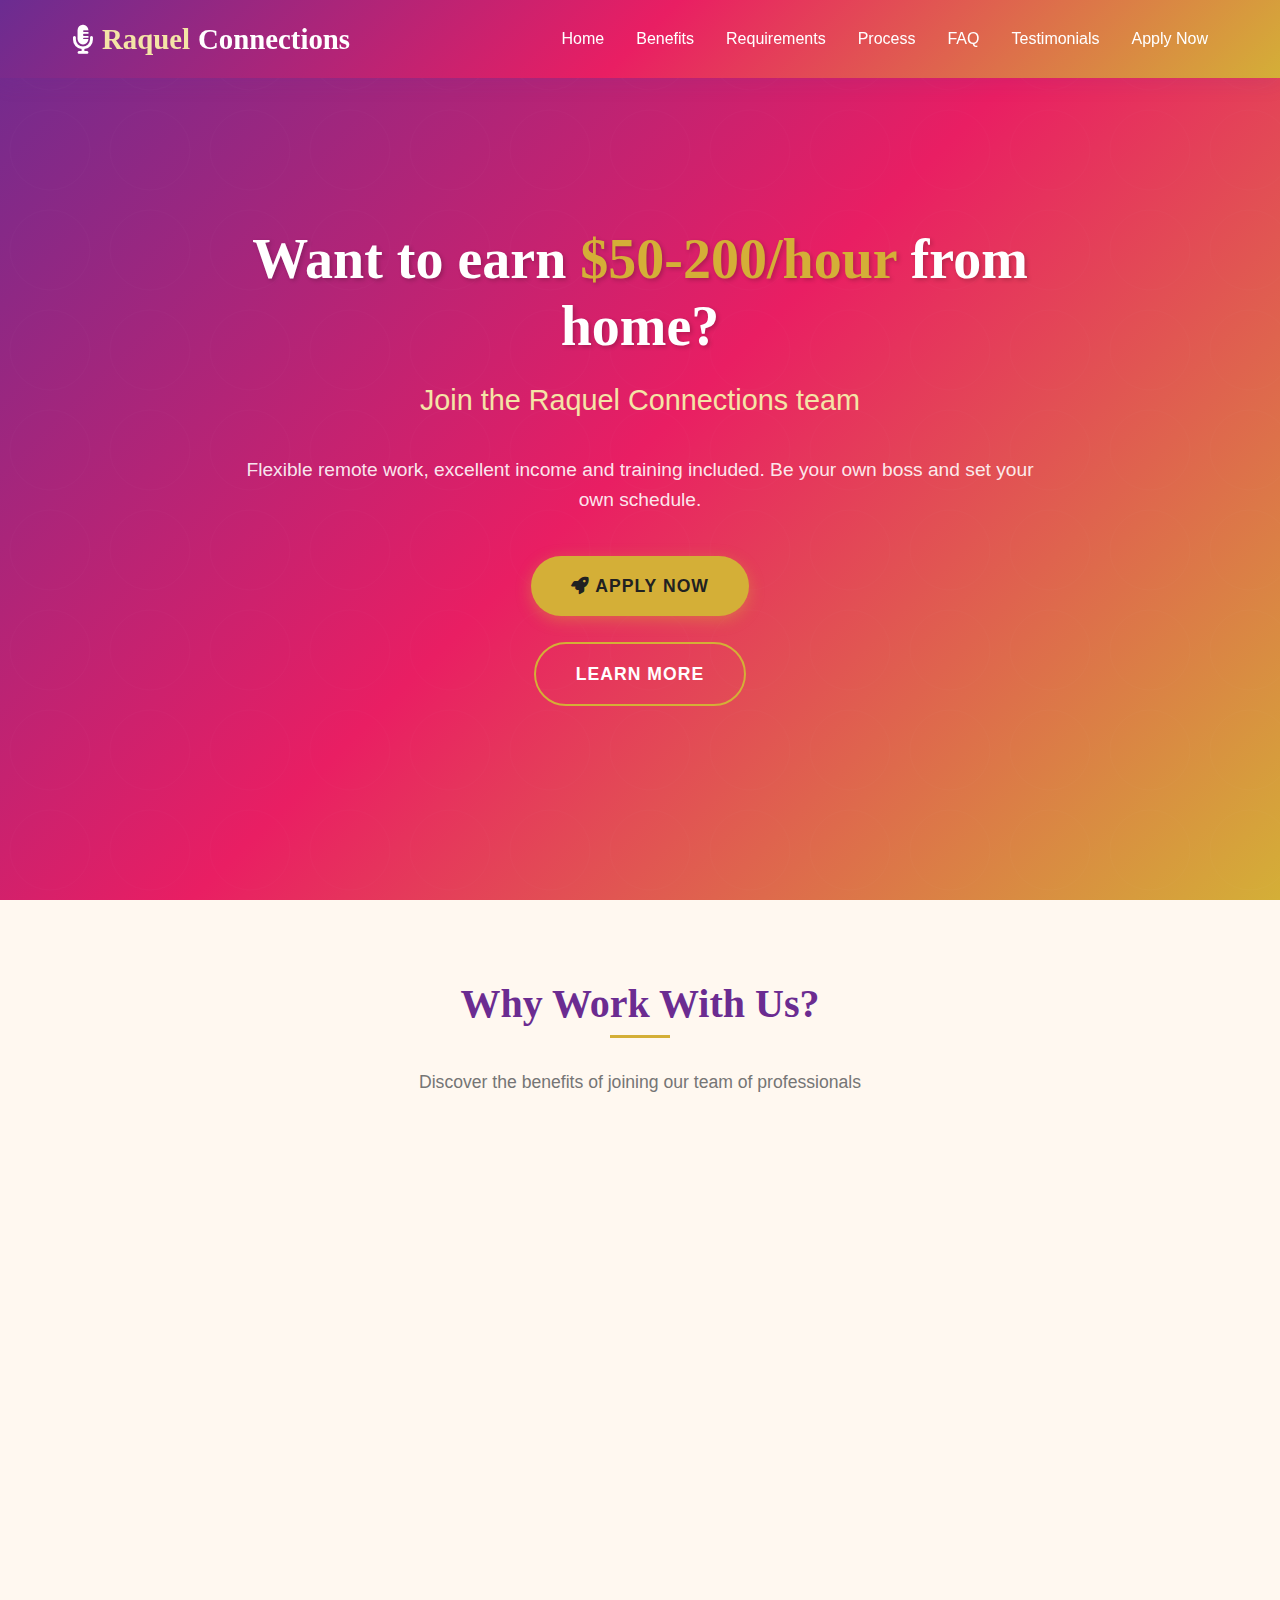
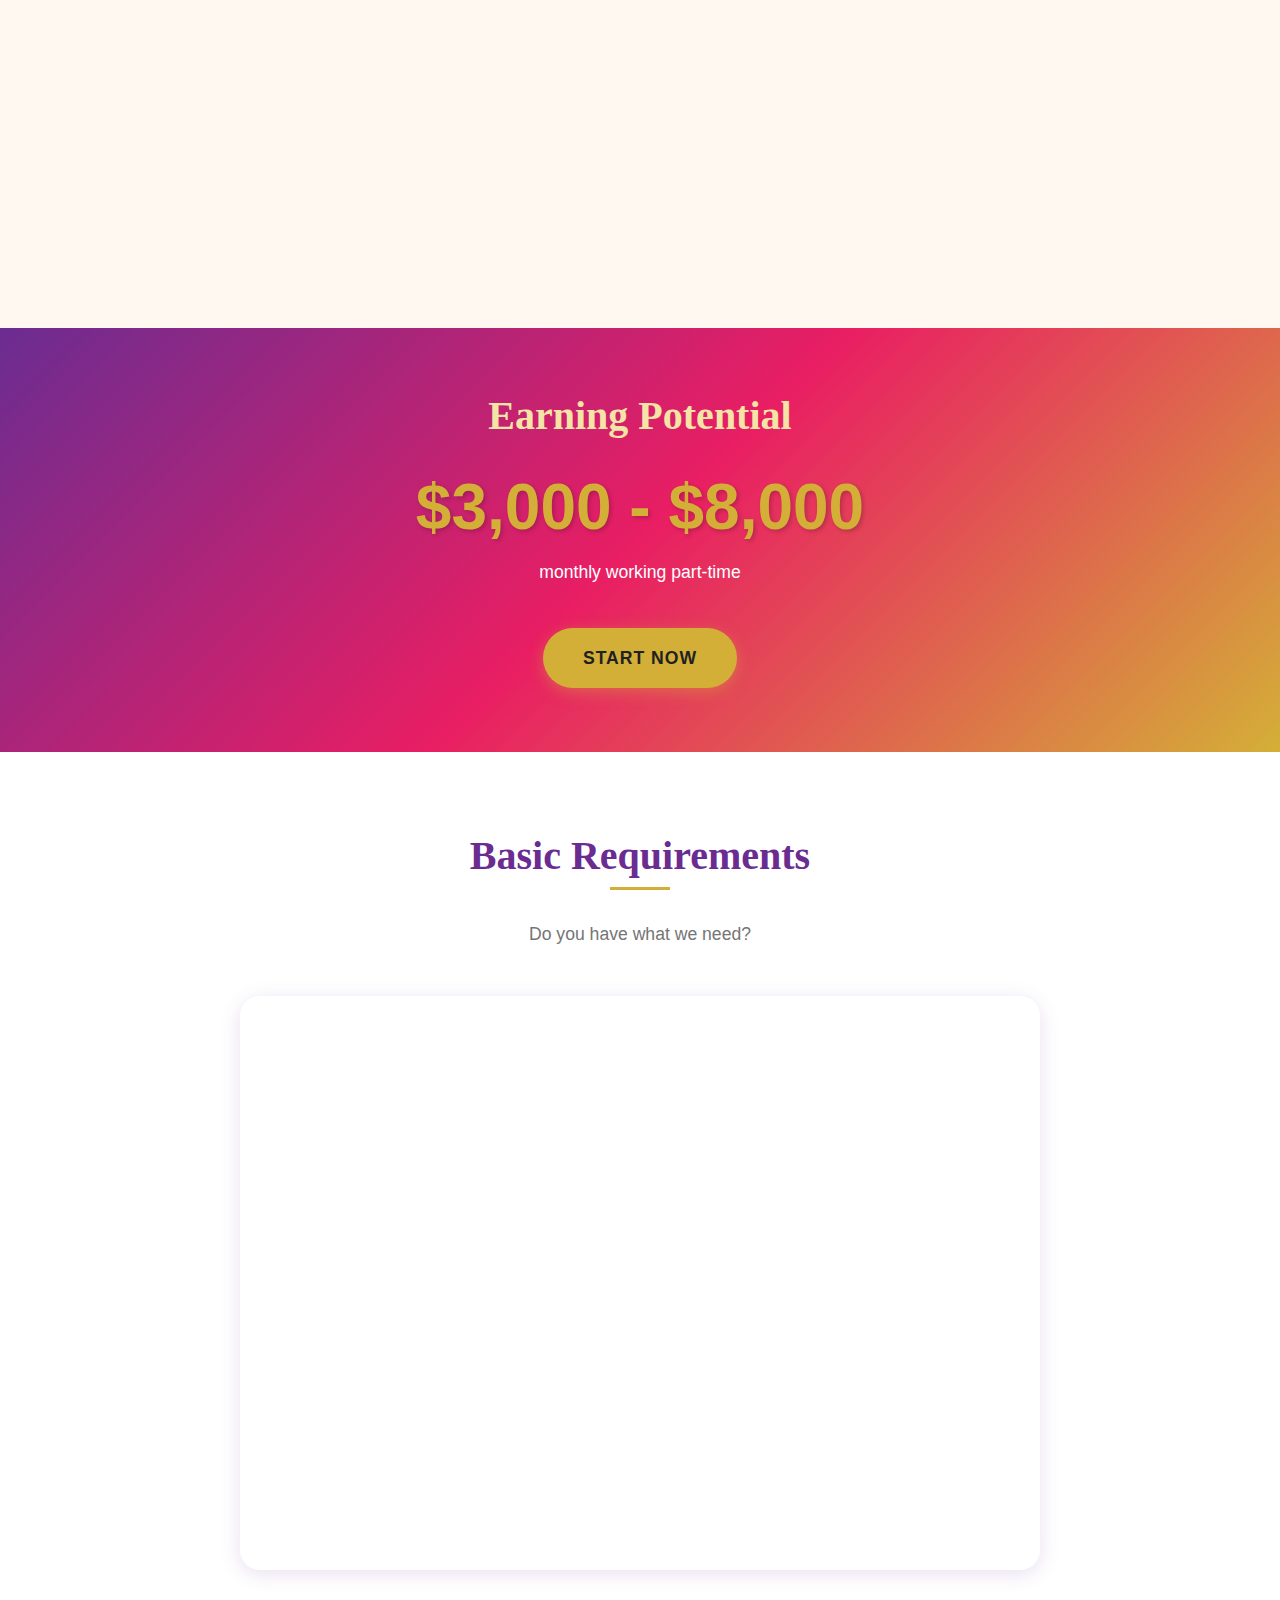
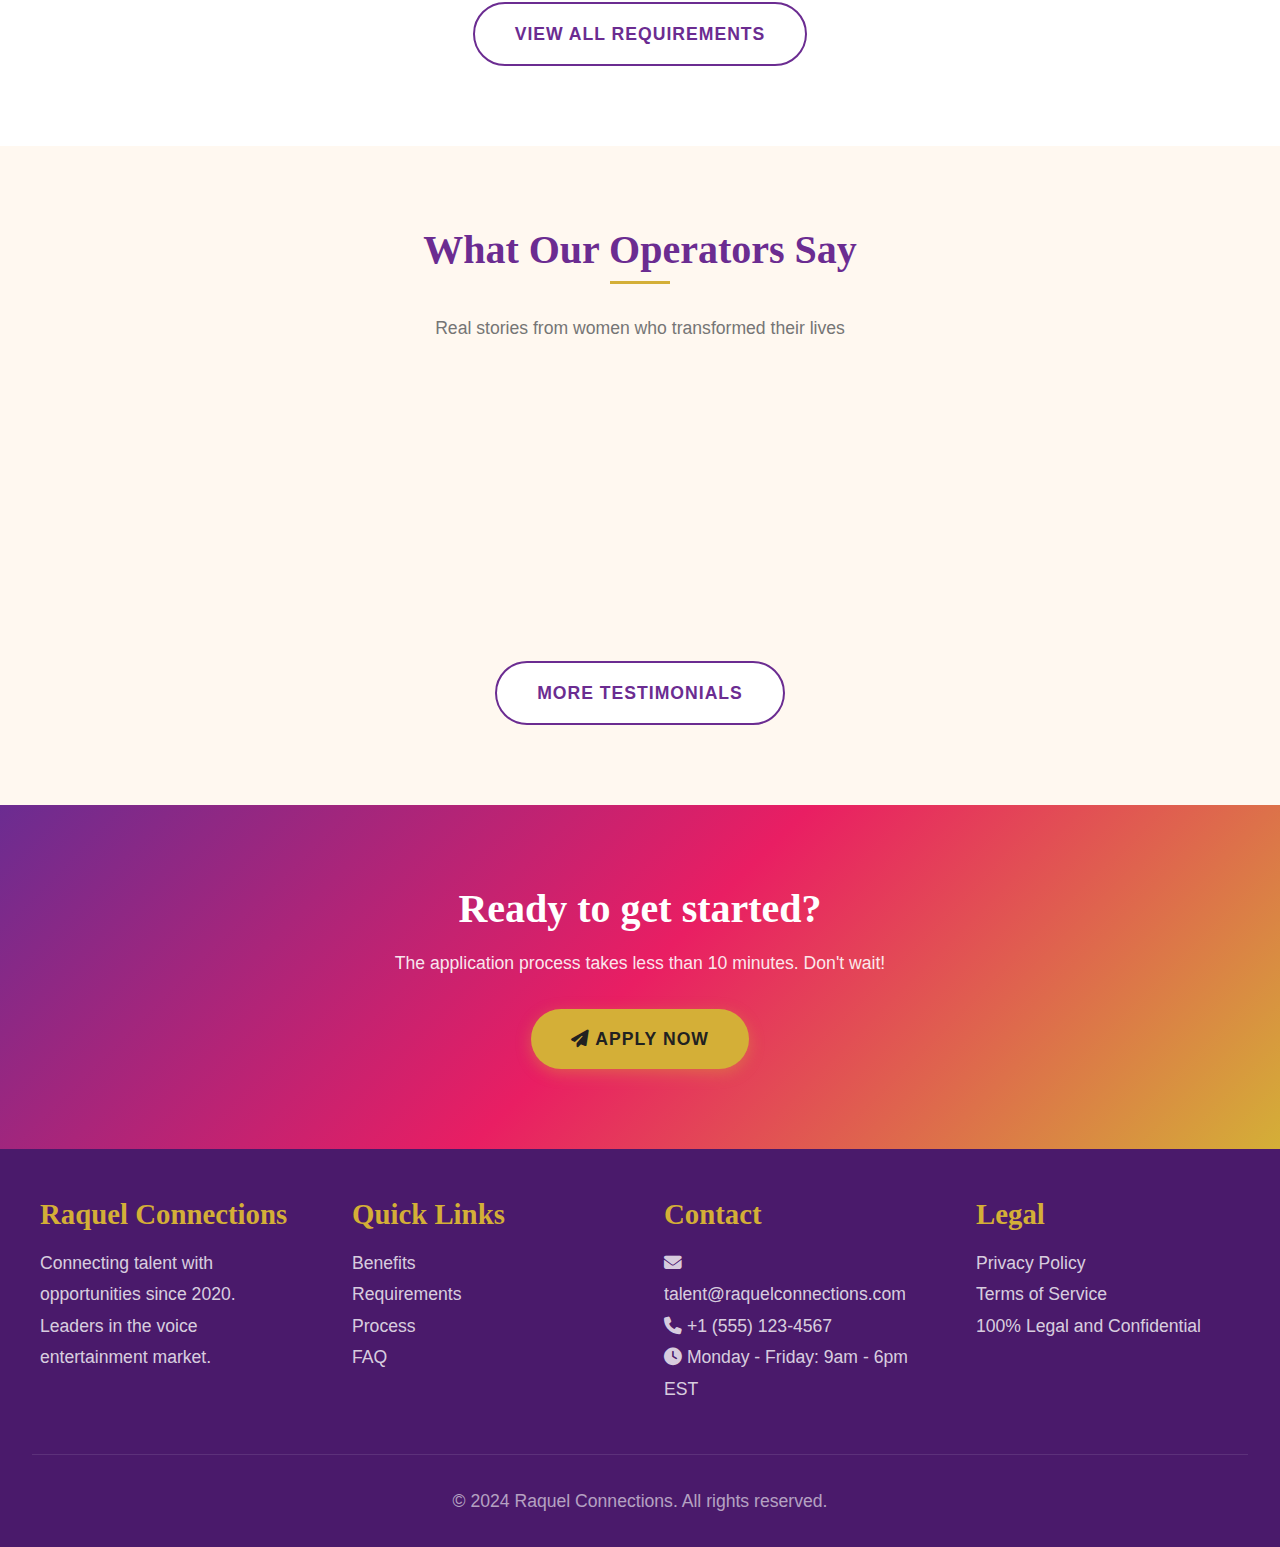
<file: index.html>
<!DOCTYPE html>
<html lang="en">
<head>
    <meta charset="UTF-8">
    <meta name="viewport" content="width=device-width, initial-scale=1.0">
    <meta name="description" content="Join the Raquel Connections team. Earn $50-200/hour as a voice operator from home. Flexible remote work.">
    <meta name="keywords" content="remote work, voice operator, earn money from home, flexible work">
    <meta name="author" content="Raquel Connections">
    <meta property="og:title" content="Join Our Team - Raquel Connections">
    <meta property="og:description" content="Earn $50-200/hour from home. Join our team of voice operators.">
    <meta property="og:type" content="website">
    <title>Work With Us | Raquel Connections</title>
    <link rel="stylesheet" href="css/style.css">
    <link rel="stylesheet" href="https://cdnjs.cloudflare.com/ajax/libs/font-awesome/6.4.0/css/all.min.css">
</head>
<body>
    <!-- Header -->
    <header>
        <nav>
            <a href="index.html" class="logo">
                <i class="fas fa-microphone-alt"></i>
                <span>Raquel</span> Connections
            </a>
            <ul class="nav-links">
                <li><a href="index.html">Home</a></li>
                <li><a href="benefits.html">Benefits</a></li>
                <li><a href="requirements.html">Requirements</a></li>
                <li><a href="process.html">Process</a></li>
                <li><a href="faq.html">FAQ</a></li>
                <li><a href="testimonials.html">Testimonials</a></li>
                <li><a href="apply.html">Apply Now</a></li>
            </ul>
            <button class="mobile-menu-btn" aria-label="Menu">
                <i class="fas fa-bars"></i>
            </button>
        </nav>
    </header>

    <!-- Hero Section -->
    <section class="hero">
        <div class="hero-content">
            <h1>Want to earn <span class="text-gold">$50-200/hour</span> from home?</h1>
            <p class="hero-subtitle">Join the Raquel Connections team</p>
            <p class="hero-description">
                Flexible remote work, excellent income and training included. 
                Be your own boss and set your own schedule.
            </p>
            <a href="apply.html" class="btn btn-primary">
                <i class="fas fa-rocket"></i> Apply Now
            </a>
            <br><br>
            <a href="benefits.html" class="btn btn-secondary">Learn More</a>
        </div>
    </section>

    <!-- Benefits Grid -->
    <section>
        <div class="section-header">
            <h2>Why Work With Us?</h2>
            <p>Discover the benefits of joining our team of professionals</p>
        </div>
        <div class="benefits-grid">
            <div class="benefit-card">
                <div class="benefit-icon">💰</div>
                <h3>Excellent Pay</h3>
                <p>Earn $50-200/hour based on your experience and dedication. Weekly payments direct to your account.</p>
            </div>
            <div class="benefit-card">
                <div class="benefit-icon">🕐</div>
                <h3>Flexible Schedule</h3>
                <p>You decide when to work. Perfect for combining with studies, family or other commitments.</p>
            </div>
            <div class="benefit-card">
                <div class="benefit-icon">🏠</div>
                <h3>100% Remote</h3>
                <p>Work from the comfort of your home. You only need stable internet and a private space.</p>
            </div>
            <div class="benefit-card">
                <div class="benefit-icon">👥</div>
                <h3>Supportive Community</h3>
                <p>Join a network of professional women. Ongoing training and mentorship included.</p>
            </div>
        </div>
    </section>

    <!-- Earnings Highlight -->
    <section class="earnings-highlight">
        <h2>Earning Potential</h2>
        <div class="earnings-amount">$3,000 - $8,000</div>
        <p>monthly working part-time</p>
        <br>
        <a href="apply.html" class="btn btn-primary">Start Now</a>
    </section>

    <!-- Quick Requirements -->
    <section class="light-section">
        <div class="section-header">
            <h2>Basic Requirements</h2>
            <p>Do you have what we need?</p>
        </div>
        <div class="features-list">
            <div class="feature-item">
                <div class="feature-icon">✅</div>
                <div class="feature-content">
                    <h3>Over 18 years old</h3>
                    <p>Legal working age in the United States</p>
                </div>
            </div>
            <div class="feature-item">
                <div class="feature-icon">✅</div>
                <div class="feature-content">
                    <h3>Attractive and expressive voice</h3>
                    <p>Communication skills and good diction</p>
                </div>
            </div>
            <div class="feature-item">
                <div class="feature-icon">✅</div>
                <div class="feature-content">
                    <h3>English fluency</h3>
                    <p>Spanish is a valued plus</p>
                </div>
            </div>
            <div class="feature-item">
                <div class="feature-icon">✅</div>
                <div class="feature-content">
                    <h3>Computer and internet</h3>
                    <p>Basic equipment for remote work</p>
                </div>
            </div>
        </div>
        <div class="text-center mt-2">
            <a href="requirements.html" class="btn btn-outline">View all requirements</a>
        </div>
    </section>

    <!-- Testimonials Preview -->
    <section>
        <div class="section-header">
            <h2>What Our Operators Say</h2>
            <p>Real stories from women who transformed their lives</p>
        </div>
        <div class="testimonials-grid">
            <div class="testimonial-card">
                <p class="testimonial-text">I've been here 6 months and earn $3,000 weekly working 20 hours. It changed my life!</p>
                <div class="testimonial-author">
                    <div class="author-avatar">M</div>
                    <div class="author-info">
                        <h4>Maria</h4>
                        <p>28 years old, Miami</p>
                    </div>
                </div>
            </div>
            <div class="testimonial-card">
                <p class="testimonial-text">The training was excellent. I had never done this before and now I'm a top earner.</p>
                <div class="testimonial-author">
                    <div class="author-avatar">S</div>
                    <div class="author-info">
                        <h4>Sofia</h4>
                        <p>32 years old, Los Angeles</p>
                    </div>
                </div>
            </div>
            <div class="testimonial-card">
                <p class="testimonial-text">I can take care of my children and earn good money. It's perfect for moms.</p>
                <div class="testimonial-author">
                    <div class="author-avatar">C</div>
                    <div class="author-info">
                        <h4>Carmen</h4>
                        <p>35 years old, Texas</p>
                    </div>
                </div>
            </div>
        </div>
        <div class="text-center mt-2">
            <a href="testimonials.html" class="btn btn-outline">More testimonials</a>
        </div>
    </section>

    <!-- CTA Section -->
    <section class="cta-section">
        <h2>Ready to get started?</h2>
        <p>The application process takes less than 10 minutes. Don't wait!</p>
        <a href="apply.html" class="btn btn-primary">
            <i class="fas fa-paper-plane"></i> Apply Now
        </a>
    </section>

    <!-- Footer -->
    <footer>
        <div class="footer-content">
            <div class="footer-section">
                <h3>Raquel Connections</h3>
                <p>Connecting talent with opportunities since 2020. Leaders in the voice entertainment market.</p>
            </div>
            <div class="footer-section">
                <h3>Quick Links</h3>
                <p>
                    <a href="benefits.html">Benefits</a><br>
                    <a href="requirements.html">Requirements</a><br>
                    <a href="process.html">Process</a><br>
                    <a href="faq.html">FAQ</a>
                </p>
            </div>
            <div class="footer-section">
                <h3>Contact</h3>
                <p>
                    <i class="fas fa-envelope"></i> talent@raquelconnections.com<br>
                    <i class="fas fa-phone"></i> +1 (555) 123-4567<br>
                    <i class="fas fa-clock"></i> Monday - Friday: 9am - 6pm EST
                </p>
            </div>
            <div class="footer-section">
                <h3>Legal</h3>
                <p>
                    <a href="#">Privacy Policy</a><br>
                    <a href="#">Terms of Service</a><br>
                    100% Legal and Confidential
                </p>
            </div>
        </div>
        <div class="footer-bottom">
            <p>&copy; 2024 Raquel Connections. All rights reserved.</p>
        </div>
    </footer>

    <script src="js/main.js"></script>
</body>
</html>
</file>
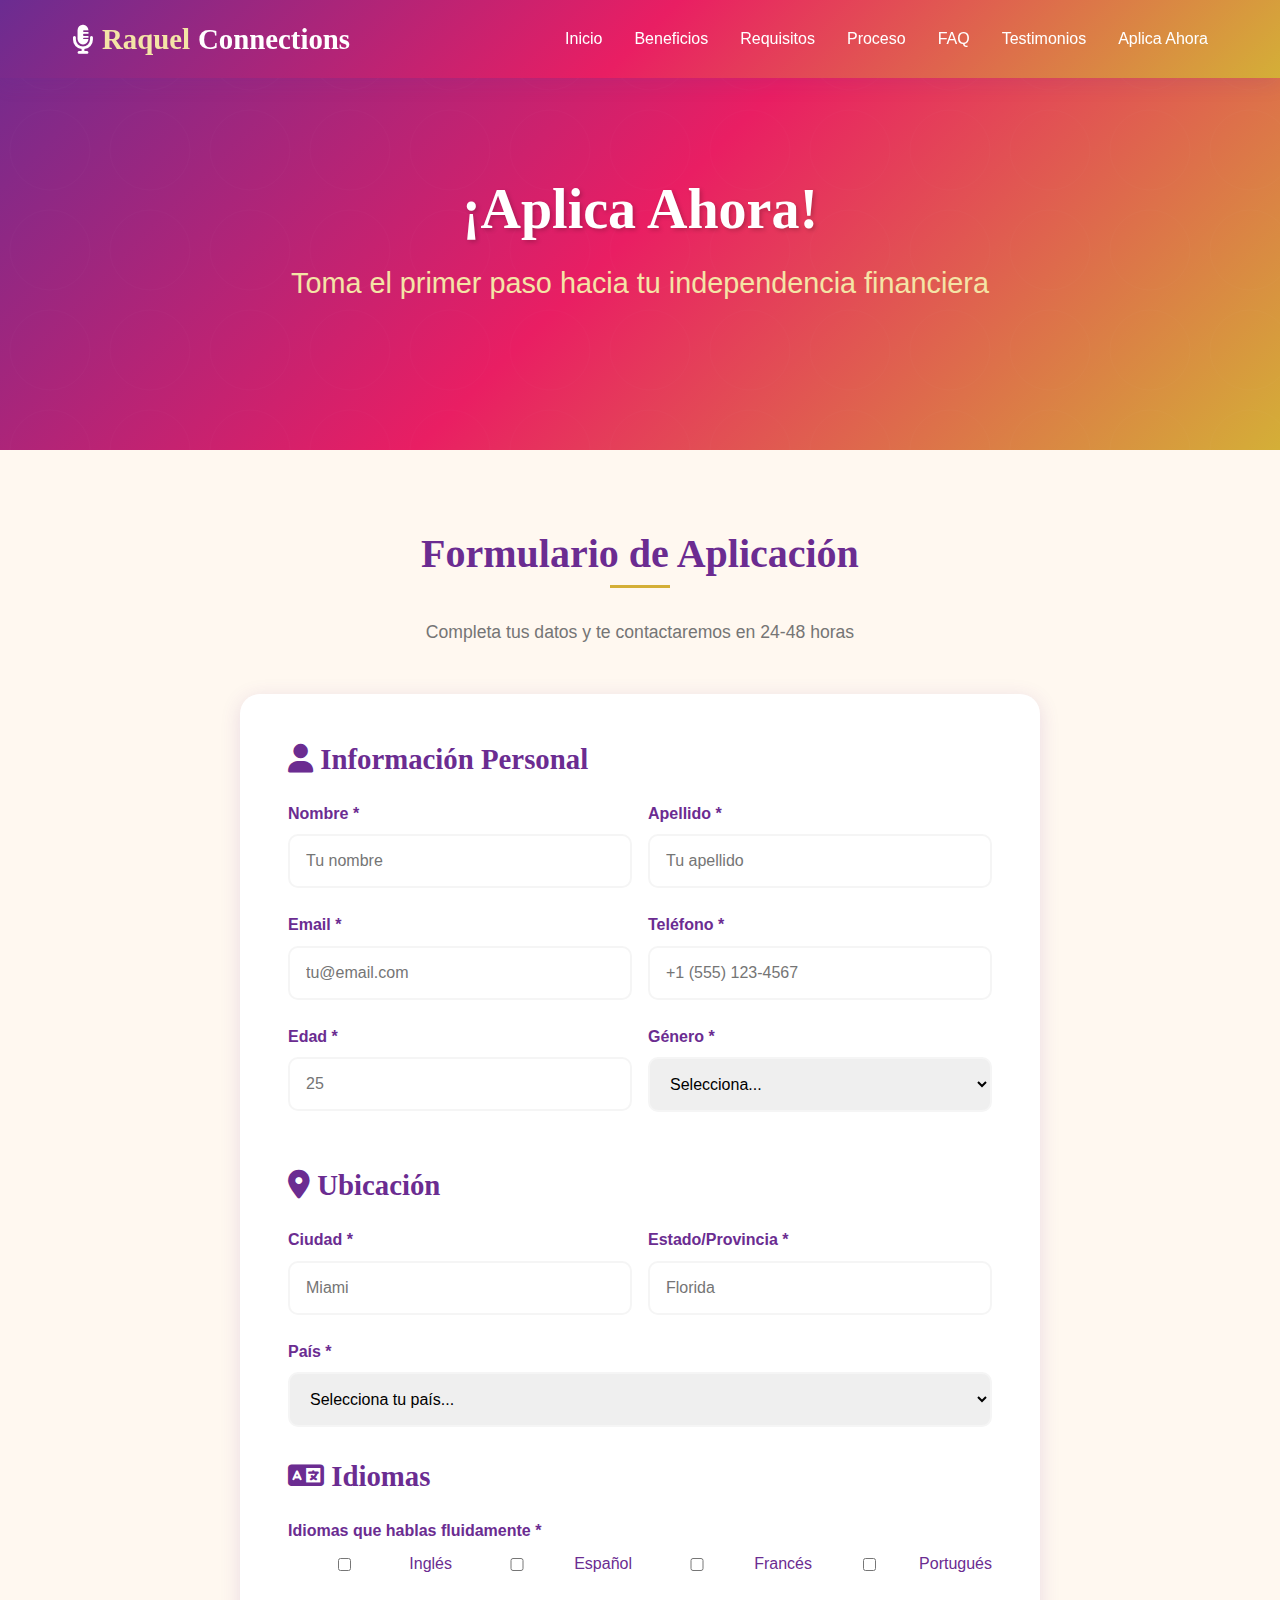
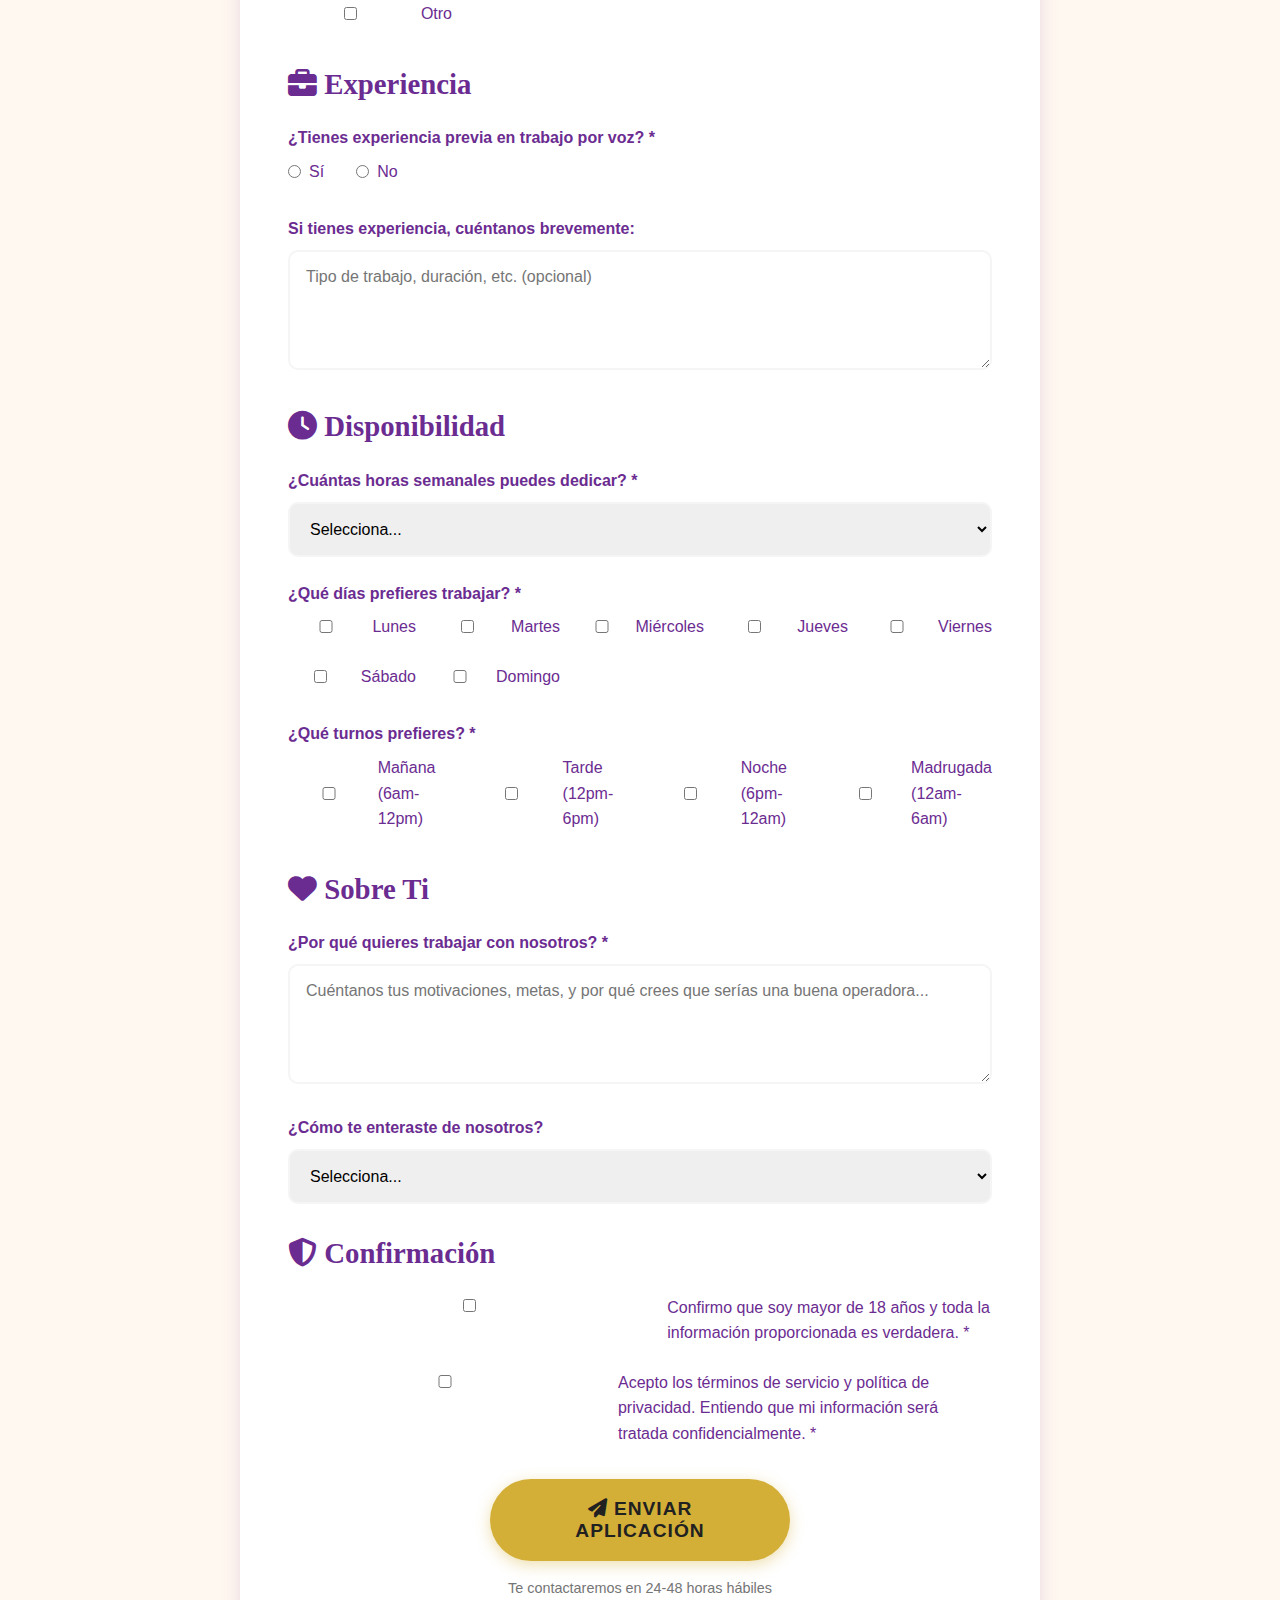
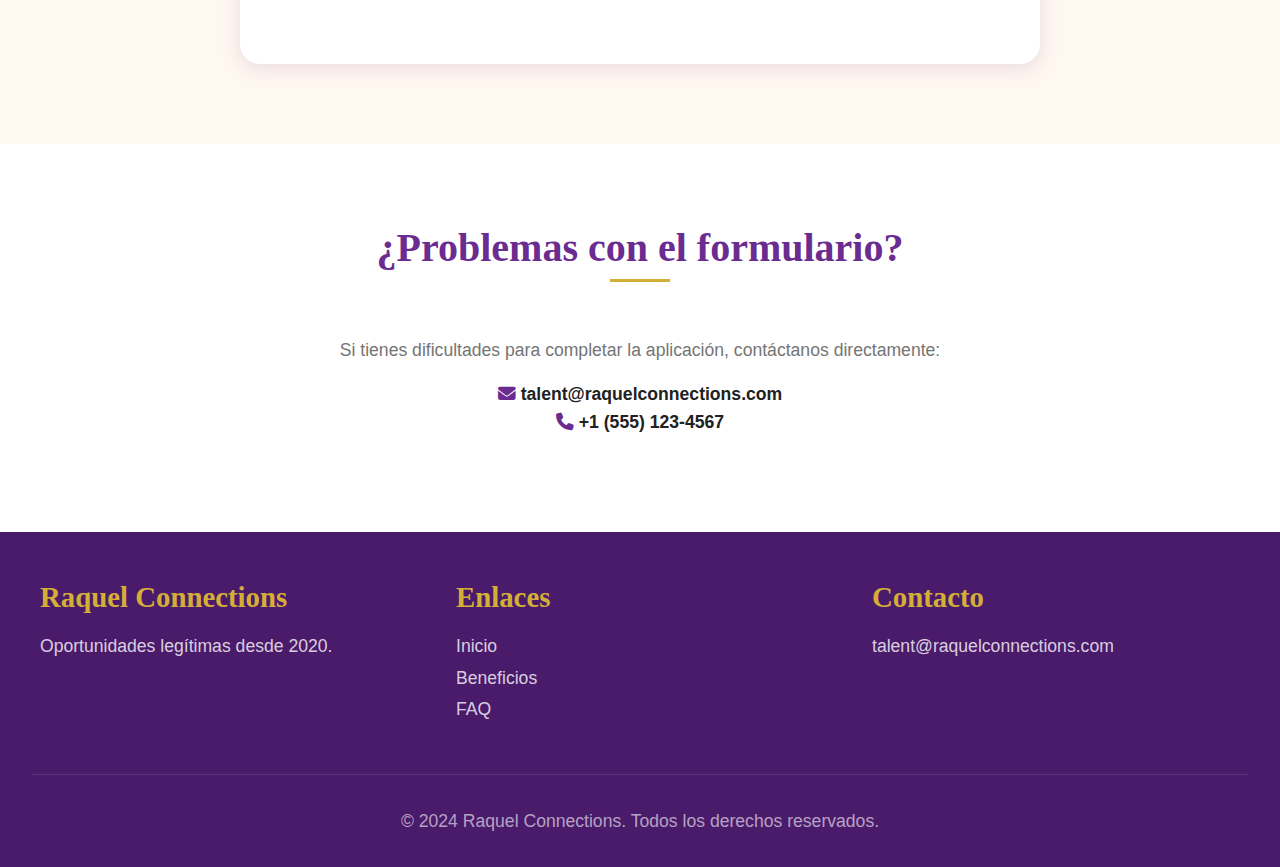
<file: aplicar.html>
<!DOCTYPE html>
<html lang="es">
<head>
    <meta charset="UTF-8">
    <meta name="viewport" content="width=device-width, initial-scale=1.0">
    <meta name="description" content="Aplica ahora para trabajar con Raquel Connections. Formulario de aplicación rápido y sencillo.">
    <meta name="keywords" content="aplicar, formulario, trabajar desde casa, aplicación">
    <title>Aplica Ahora | Raquel Connections</title>
    <link rel="stylesheet" href="css/style.css">
    <link rel="stylesheet" href="https://cdnjs.cloudflare.com/ajax/libs/font-awesome/6.4.0/css/all.min.css">
</head>
<body>
    <!-- Header -->
    <header>
        <nav>
            <a href="index.html" class="logo">
                <i class="fas fa-microphone-alt"></i>
                <span>Raquel</span> Connections
            </a>
            <ul class="nav-links">
                <li><a href="index.html">Inicio</a></li>
                <li><a href="beneficios.html">Beneficios</a></li>
                <li><a href="requisitos.html">Requisitos</a></li>
                <li><a href="proceso.html">Proceso</a></li>
                <li><a href="faq.html">FAQ</a></li>
                <li><a href="testimonials.html">Testimonios</a></li>
                <li><a href="aplicar.html">Aplica Ahora</a></li>
            </ul>
            <button class="mobile-menu-btn" aria-label="Menu">
                <i class="fas fa-bars"></i>
            </button>
        </nav>
    </header>

    <!-- Page Header -->
    <section class="hero" style="min-height: 50vh; padding-top: 8rem;">
        <div class="hero-content">
            <h1>¡Aplica Ahora!</h1>
            <p class="hero-subtitle">Toma el primer paso hacia tu independencia financiera</p>
        </div>
    </section>

    <!-- Application Form -->
    <section>
        <div class="section-header">
            <h2>Formulario de Aplicación</h2>
            <p>Completa tus datos y te contactaremos en 24-48 horas</p>
        </div>
        
        <div class="form-section">
            <!-- IMPORTANT: Replace YOUR_FORM_ID with your actual Formspree form ID -->
            <form action="https://formspree.io/f/YOUR_FORM_ID" method="POST">
                
                <!-- Personal Information -->
                <h3 style="color: var(--primary-purple); margin-bottom: 1.5rem;">
                    <i class="fas fa-user"></i> Información Personal
                </h3>
                
                <div class="form-row">
                    <div class="form-group">
                        <label for="firstName">Nombre *</label>
                        <input type="text" id="firstName" name="firstName" required placeholder="Tu nombre">
                    </div>
                    <div class="form-group">
                        <label for="lastName">Apellido *</label>
                        <input type="text" id="lastName" name="lastName" required placeholder="Tu apellido">
                    </div>
                </div>

                <div class="form-row">
                    <div class="form-group">
                        <label for="email">Email *</label>
                        <input type="email" id="email" name="email" required placeholder="tu@email.com">
                    </div>
                    <div class="form-group">
                        <label for="phone">Teléfono *</label>
                        <input type="tel" id="phone" name="phone" required placeholder="+1 (555) 123-4567">
                    </div>
                </div>

                <div class="form-row">
                    <div class="form-group">
                        <label for="age">Edad *</label>
                        <input type="number" id="age" name="age" min="18" max="99" required placeholder="25">
                    </div>
                    <div class="form-group">
                        <label for="gender">Género *</label>
                        <select id="gender" name="gender" required>
                            <option value="">Selecciona...</option>
                            <option value="female">Mujer</option>
                            <option value="other">Otro</option>
                        </select>
                    </div>
                </div>

                <!-- Location -->
                <h3 style="color: var(--primary-purple); margin: 2rem 0 1.5rem;">
                    <i class="fas fa-map-marker-alt"></i> Ubicación
                </h3>
                
                <div class="form-row">
                    <div class="form-group">
                        <label for="city">Ciudad *</label>
                        <input type="text" id="city" name="city" required placeholder="Miami">
                    </div>
                    <div class="form-group">
                        <label for="state">Estado/Provincia *</label>
                        <input type="text" id="state" name="state" required placeholder="Florida">
                    </div>
                </div>

                <div class="form-group">
                    <label for="country">País *</label>
                    <select id="country" name="country" required>
                        <option value="">Selecciona tu país...</option>
                        <option value="US">Estados Unidos</option>
                        <option value="CA">Canadá</option>
                        <option value="MX">México</option>
                        <option value="CO">Colombia</option>
                        <option value="AR">Argentina</option>
                        <option value="ES">España</option>
                        <option value="other">Otro</option>
                    </select>
                </div>

                <!-- Languages -->
                <h3 style="color: var(--primary-purple); margin: 2rem 0 1.5rem;">
                    <i class="fas fa-language"></i> Idiomas
                </h3>
                
                <div class="form-group">
                    <label>Idiomas que hablas fluidamente *</label>
                    <div style="display: grid; grid-template-columns: repeat(auto-fit, minmax(150px, 1fr)); gap: 1rem; margin-top: 0.5rem;">
                        <label style="display: flex; align-items: center; gap: 0.5rem; font-weight: normal;">
                            <input type="checkbox" name="languages" value="english"> Inglés
                        </label>
                        <label style="display: flex; align-items: center; gap: 0.5rem; font-weight: normal;">
                            <input type="checkbox" name="languages" value="spanish"> Español
                        </label>
                        <label style="display: flex; align-items: center; gap: 0.5rem; font-weight: normal;">
                            <input type="checkbox" name="languages" value="french"> Francés
                        </label>
                        <label style="display: flex; align-items: center; gap: 0.5rem; font-weight: normal;">
                            <input type="checkbox" name="languages" value="portuguese"> Portugués
                        </label>
                        <label style="display: flex; align-items: center; gap: 0.5rem; font-weight: normal;">
                            <input type="checkbox" name="languages" value="other"> Otro
                        </label>
                    </div>
                </div>

                <!-- Experience -->
                <h3 style="color: var(--primary-purple); margin: 2rem 0 1.5rem;">
                    <i class="fas fa-briefcase"></i> Experiencia
                </h3>
                
                <div class="form-group">
                    <label>¿Tienes experiencia previa en trabajo por voz? *</label>
                    <div style="display: flex; gap: 2rem; margin-top: 0.5rem;">
                        <label style="display: flex; align-items: center; gap: 0.5rem; font-weight: normal;">
                            <input type="radio" name="experience" value="yes" required> Sí
                        </label>
                        <label style="display: flex; align-items: center; gap: 0.5rem; font-weight: normal;">
                            <input type="radio" name="experience" value="no" required> No
                        </label>
                    </div>
                </div>

                <div class="form-group">
                    <label for="experienceDetails">Si tienes experiencia, cuéntanos brevemente:</label>
                    <textarea id="experienceDetails" name="experienceDetails" placeholder="Tipo de trabajo, duración, etc. (opcional)"></textarea>
                </div>

                <!-- Availability -->
                <h3 style="color: var(--primary-purple); margin: 2rem 0 1.5rem;">
                    <i class="fas fa-clock"></i> Disponibilidad
                </h3>
                
                <div class="form-group">
                    <label for="availability">¿Cuántas horas semanales puedes dedicar? *</label>
                    <select id="availability" name="availability" required>
                        <option value="">Selecciona...</option>
                        <option value="10-15">10-15 horas</option>
                        <option value="15-25">15-25 horas</option>
                        <option value="25-35">25-35 horas</option>
                        <option value="35+">35+ horas (tiempo completo)</option>
                    </select>
                </div>

                <div class="form-group">
                    <label>¿Qué días prefieres trabajar? *</label>
                    <div style="display: grid; grid-template-columns: repeat(auto-fit, minmax(120px, 1fr)); gap: 1rem; margin-top: 0.5rem;">
                        <label style="display: flex; align-items: center; gap: 0.5rem; font-weight: normal;">
                            <input type="checkbox" name="days" value="monday"> Lunes
                        </label>
                        <label style="display: flex; align-items: center; gap: 0.5rem; font-weight: normal;">
                            <input type="checkbox" name="days" value="tuesday"> Martes
                        </label>
                        <label style="display: flex; align-items: center; gap: 0.5rem; font-weight: normal;">
                            <input type="checkbox" name="days" value="wednesday"> Miércoles
                        </label>
                        <label style="display: flex; align-items: center; gap: 0.5rem; font-weight: normal;">
                            <input type="checkbox" name="days" value="thursday"> Jueves
                        </label>
                        <label style="display: flex; align-items: center; gap: 0.5rem; font-weight: normal;">
                            <input type="checkbox" name="days" value="friday"> Viernes
                        </label>
                        <label style="display: flex; align-items: center; gap: 0.5rem; font-weight: normal;">
                            <input type="checkbox" name="days" value="saturday"> Sábado
                        </label>
                        <label style="display: flex; align-items: center; gap: 0.5rem; font-weight: normal;">
                            <input type="checkbox" name="days" value="sunday"> Domingo
                        </label>
                    </div>
                </div>

                <div class="form-group">
                    <label>¿Qué turnos prefieres? *</label>
                    <div style="display: grid; grid-template-columns: repeat(auto-fit, minmax(150px, 1fr)); gap: 1rem; margin-top: 0.5rem;">
                        <label style="display: flex; align-items: center; gap: 0.5rem; font-weight: normal;">
                            <input type="checkbox" name="shifts" value="morning"> Mañana (6am-12pm)
                        </label>
                        <label style="display: flex; align-items: center; gap: 0.5rem; font-weight: normal;">
                            <input type="checkbox" name="shifts" value="afternoon"> Tarde (12pm-6pm)
                        </label>
                        <label style="display: flex; align-items: center; gap: 0.5rem; font-weight: normal;">
                            <input type="checkbox" name="shifts" value="evening"> Noche (6pm-12am)
                        </label>
                        <label style="display: flex; align-items: center; gap: 0.5rem; font-weight: normal;">
                            <input type="checkbox" name="shifts" value="night"> Madrugada (12am-6am)
                        </label>
                    </div>
                </div>

                <!-- Why Us -->
                <h3 style="color: var(--primary-purple); margin: 2rem 0 1.5rem;">
                    <i class="fas fa-heart"></i> Sobre Ti
                </h3>
                
                <div class="form-group">
                    <label for="whyUs">¿Por qué quieres trabajar con nosotros? *</label>
                    <textarea id="whyUs" name="whyUs" required placeholder="Cuéntanos tus motivaciones, metas, y por qué crees que serías una buena operadora..."></textarea>
                </div>

                <div class="form-group">
                    <label for="howHeard">¿Cómo te enteraste de nosotros?</label>
                    <select id="howHeard" name="howHeard">
                        <option value="">Selecciona...</option>
                        <option value="google">Google/Búsqueda</option>
                        <option value="social">Redes Sociales</option>
                        <option value="friend">Amiga/Conocida</option>
                        <option value="ad">Publicidad</option>
                        <option value="other">Otro</option>
                    </select>
                </div>

                <!-- Consent -->
                <h3 style="color: var(--primary-purple); margin: 2rem 0 1.5rem;">
                    <i class="fas fa-shield-alt"></i> Confirmación
                </h3>
                
                <div class="form-group">
                    <label style="display: flex; align-items: flex-start; gap: 1rem; font-weight: normal;">
                        <input type="checkbox" name="ageConfirm" required style="margin-top: 0.3rem;">
                        <span>Confirmo que soy mayor de 18 años y toda la información proporcionada es verdadera. *</span>
                    </label>
                </div>

                <div class="form-group">
                    <label style="display: flex; align-items: flex-start; gap: 1rem; font-weight: normal;">
                        <input type="checkbox" name="terms" required style="margin-top: 0.3rem;">
                        <span>Acepto los términos de servicio y política de privacidad. Entiendo que mi información será tratada confidencialmente. *</span>
                    </label>
                </div>

                <!-- Hidden fields for Formspree -->
                <input type="hidden" name="_subject" value="Nueva Aplicación - Raquel Connections">
                <input type="hidden" name="_next" value="https://raquelconnections.com/gracias.html">

                <!-- Submit -->
                <div class="form-submit">
                    <button type="submit" class="btn btn-primary" style="font-size: 1.2rem; padding: 1.2rem 4rem;">
                        <i class="fas fa-paper-plane"></i> Enviar Aplicación
                    </button>
                    <p style="margin-top: 1rem; color: var(--gray); font-size: 0.9rem;">
                        Te contactaremos en 24-48 horas hábiles
                    </p>
                </div>
            </form>
        </div>
    </section>

    <!-- Help Section -->
    <section class="light-section">
        <div class="section-header">
            <h2>¿Problemas con el formulario?</h2>
        </div>
        <div class="text-center">
            <p style="color: var(--gray); margin-bottom: 1rem;">
                Si tienes dificultades para completar la aplicación, contáctanos directamente:
            </p>
            <p>
                <i class="fas fa-envelope" style="color: var(--primary-purple);"></i> 
                <strong>talent@raquelconnections.com</strong><br>
                <i class="fas fa-phone" style="color: var(--primary-purple);"></i> 
                <strong>+1 (555) 123-4567</strong>
            </p>
        </div>
    </section>

    <!-- Footer -->
    <footer>
        <div class="footer-content">
            <div class="footer-section">
                <h3>Raquel Connections</h3>
                <p>Oportunidades legítimas desde 2020.</p>
            </div>
            <div class="footer-section">
                <h3>Enlaces</h3>
                <p>
                    <a href="index.html">Inicio</a><br>
                    <a href="beneficios.html">Beneficios</a><br>
                    <a href="faq.html">FAQ</a>
                </p>
            </div>
            <div class="footer-section">
                <h3>Contacto</h3>
                <p>talent@raquelconnections.com</p>
            </div>
        </div>
        <div class="footer-bottom">
            <p>&copy; 2024 Raquel Connections. Todos los derechos reservados.</p>
        </div>
    </footer>

    <script src="js/main.js"></script>
</body>
</html>
</file>
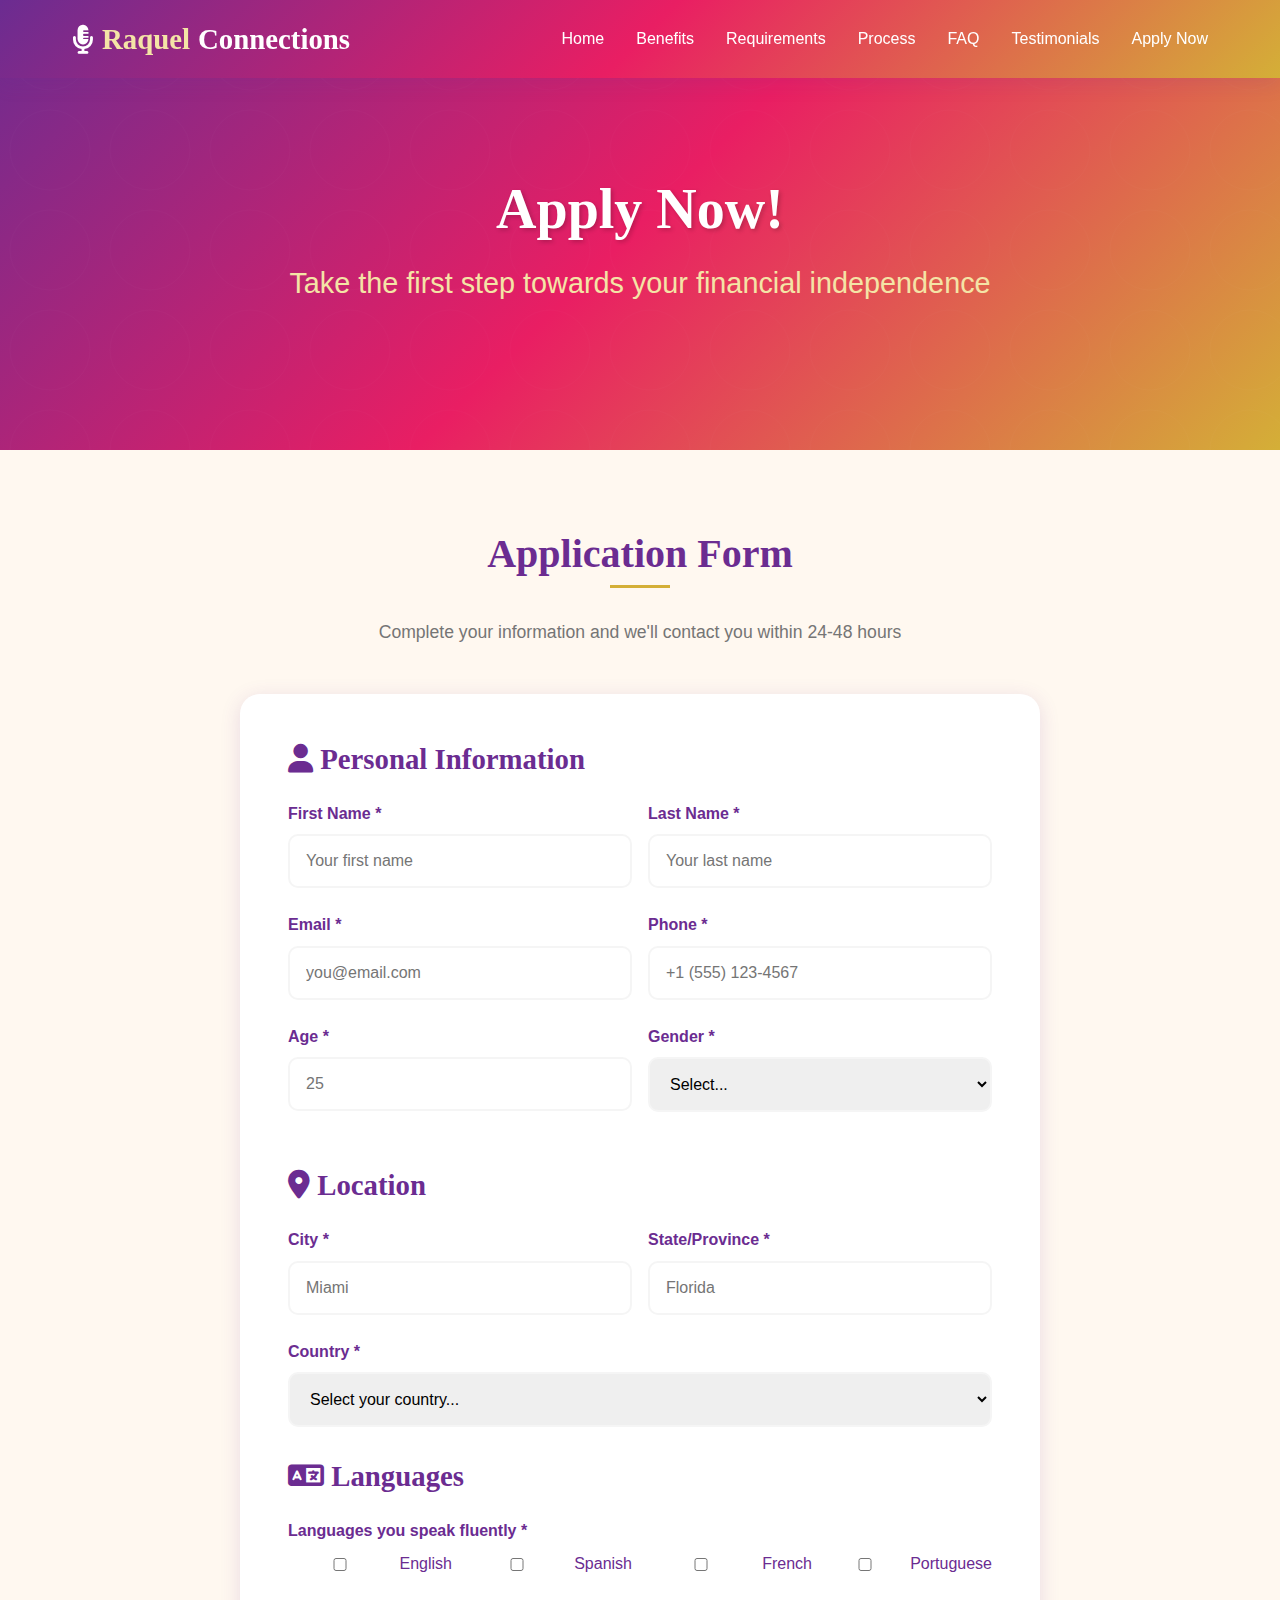
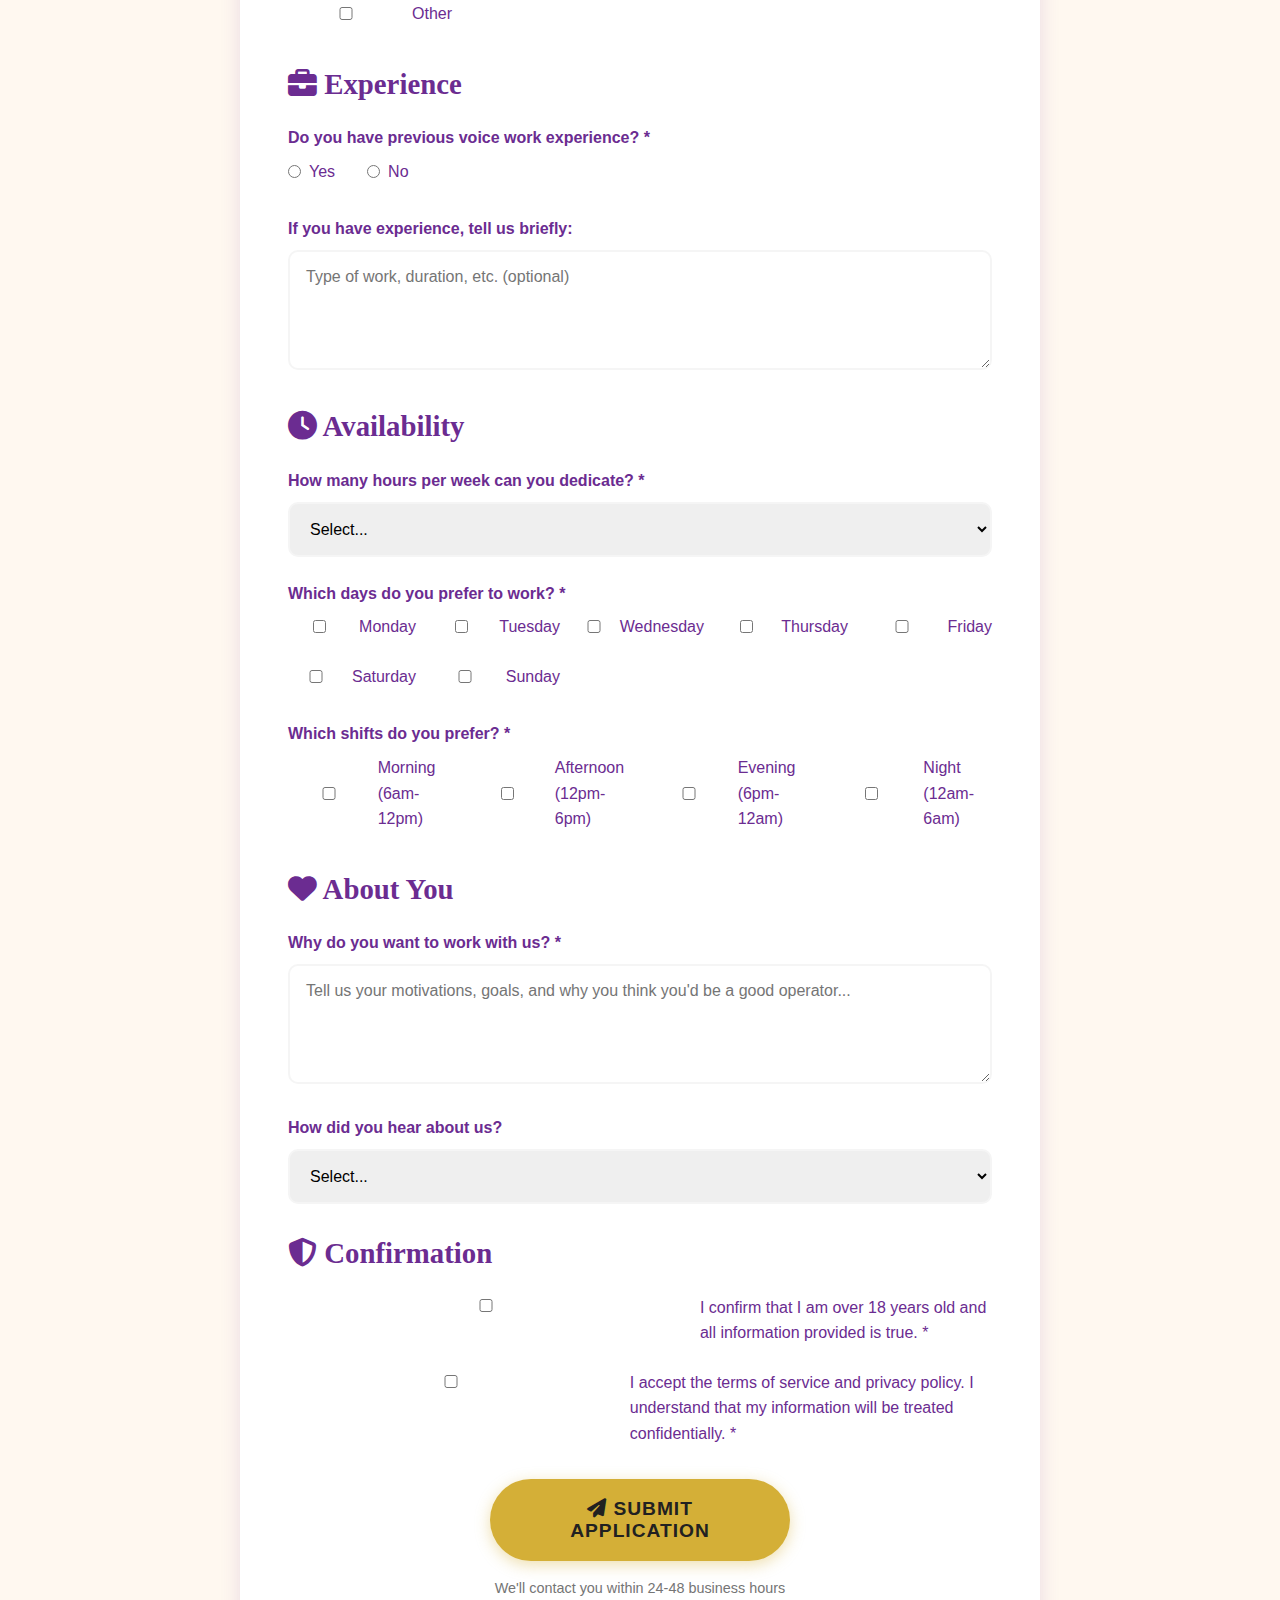
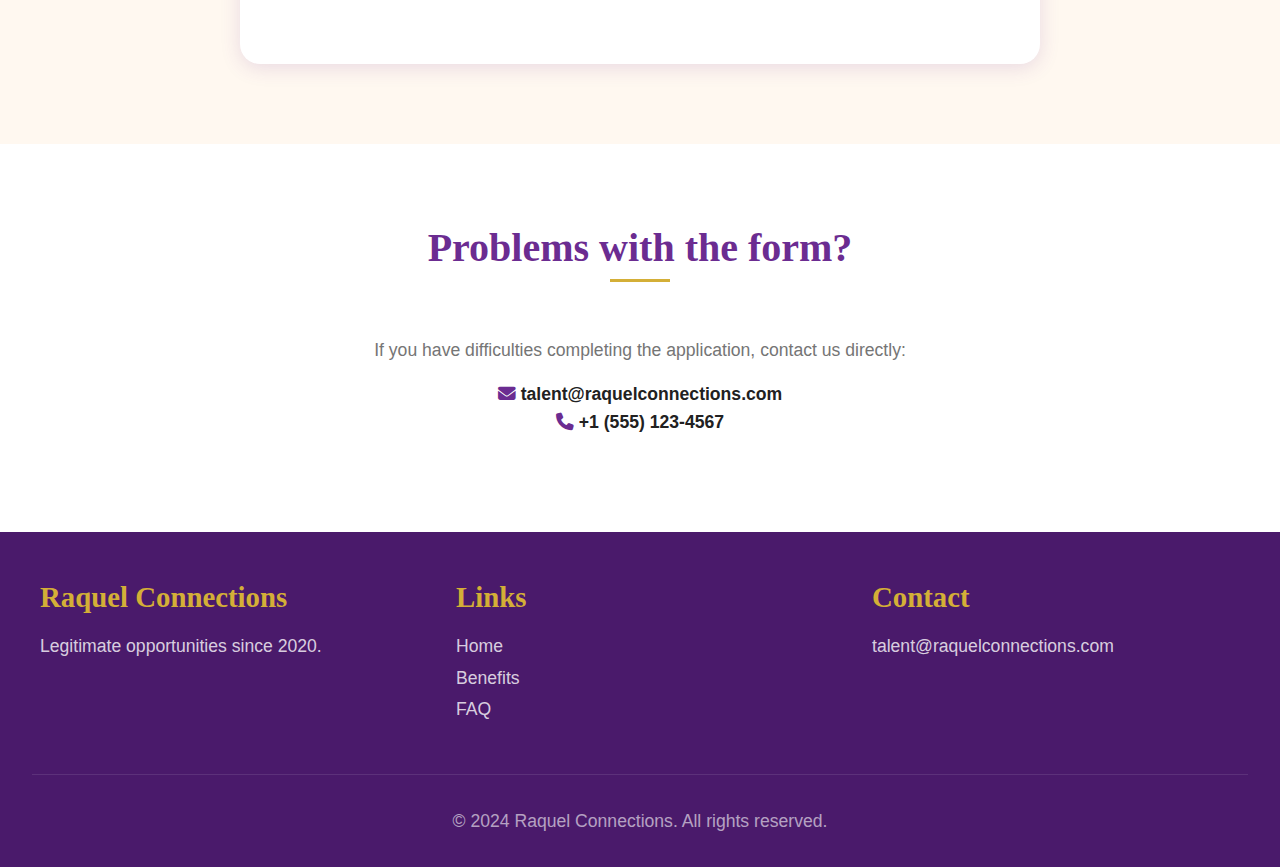
<file: apply.html>
<!DOCTYPE html>
<html lang="en">
<head>
    <meta charset="UTF-8">
    <meta name="viewport" content="width=device-width, initial-scale=1.0">
    <meta name="description" content="Apply now to work with Raquel Connections. Quick and easy application form.">
    <meta name="keywords" content="apply, application form, work from home, application">
    <title>Apply Now | Raquel Connections</title>
    <link rel="stylesheet" href="css/style.css">
    <link rel="stylesheet" href="https://cdnjs.cloudflare.com/ajax/libs/font-awesome/6.4.0/css/all.min.css">
</head>
<body>
    <!-- Header -->
    <header>
        <nav>
            <a href="index.html" class="logo">
                <i class="fas fa-microphone-alt"></i>
                <span>Raquel</span> Connections
            </a>
            <ul class="nav-links">
                <li><a href="index.html">Home</a></li>
                <li><a href="benefits.html">Benefits</a></li>
                <li><a href="requirements.html">Requirements</a></li>
                <li><a href="process.html">Process</a></li>
                <li><a href="faq.html">FAQ</a></li>
                <li><a href="testimonials.html">Testimonials</a></li>
                <li><a href="apply.html">Apply Now</a></li>
            </ul>
            <button class="mobile-menu-btn" aria-label="Menu">
                <i class="fas fa-bars"></i>
            </button>
        </nav>
    </header>

    <!-- Page Header -->
    <section class="hero" style="min-height: 50vh; padding-top: 8rem;">
        <div class="hero-content">
            <h1>Apply Now!</h1>
            <p class="hero-subtitle">Take the first step towards your financial independence</p>
        </div>
    </section>

    <!-- Application Form -->
    <section>
        <div class="section-header">
            <h2>Application Form</h2>
            <p>Complete your information and we'll contact you within 24-48 hours</p>
        </div>
        
        <div class="form-section">
            <!-- IMPORTANT: Replace YOUR_FORM_ID with your actual Formspree form ID -->
            <form action="https://formspree.io/f/YOUR_FORM_ID" method="POST">
                
                <!-- Personal Information -->
                <h3 style="color: var(--primary-purple); margin-bottom: 1.5rem;">
                    <i class="fas fa-user"></i> Personal Information
                </h3>
                
                <div class="form-row">
                    <div class="form-group">
                        <label for="firstName">First Name *</label>
                        <input type="text" id="firstName" name="firstName" required placeholder="Your first name">
                    </div>
                    <div class="form-group">
                        <label for="lastName">Last Name *</label>
                        <input type="text" id="lastName" name="lastName" required placeholder="Your last name">
                    </div>
                </div>

                <div class="form-row">
                    <div class="form-group">
                        <label for="email">Email *</label>
                        <input type="email" id="email" name="email" required placeholder="you@email.com">
                    </div>
                    <div class="form-group">
                        <label for="phone">Phone *</label>
                        <input type="tel" id="phone" name="phone" required placeholder="+1 (555) 123-4567">
                    </div>
                </div>

                <div class="form-row">
                    <div class="form-group">
                        <label for="age">Age *</label>
                        <input type="number" id="age" name="age" min="18" max="99" required placeholder="25">
                    </div>
                    <div class="form-group">
                        <label for="gender">Gender *</label>
                        <select id="gender" name="gender" required>
                            <option value="">Select...</option>
                            <option value="female">Female</option>
                            <option value="other">Other</option>
                        </select>
                    </div>
                </div>

                <!-- Location -->
                <h3 style="color: var(--primary-purple); margin: 2rem 0 1.5rem;">
                    <i class="fas fa-map-marker-alt"></i> Location
                </h3>
                
                <div class="form-row">
                    <div class="form-group">
                        <label for="city">City *</label>
                        <input type="text" id="city" name="city" required placeholder="Miami">
                    </div>
                    <div class="form-group">
                        <label for="state">State/Province *</label>
                        <input type="text" id="state" name="state" required placeholder="Florida">
                    </div>
                </div>

                <div class="form-group">
                    <label for="country">Country *</label>
                    <select id="country" name="country" required>
                        <option value="">Select your country...</option>
                        <option value="US">United States</option>
                        <option value="CA">Canada</option>
                        <option value="MX">Mexico</option>
                        <option value="CO">Colombia</option>
                        <option value="AR">Argentina</option>
                        <option value="ES">Spain</option>
                        <option value="other">Other</option>
                    </select>
                </div>

                <!-- Languages -->
                <h3 style="color: var(--primary-purple); margin: 2rem 0 1.5rem;">
                    <i class="fas fa-language"></i> Languages
                </h3>
                
                <div class="form-group">
                    <label>Languages you speak fluently *</label>
                    <div style="display: grid; grid-template-columns: repeat(auto-fit, minmax(150px, 1fr)); gap: 1rem; margin-top: 0.5rem;">
                        <label style="display: flex; align-items: center; gap: 0.5rem; font-weight: normal;">
                            <input type="checkbox" name="languages" value="english"> English
                        </label>
                        <label style="display: flex; align-items: center; gap: 0.5rem; font-weight: normal;">
                            <input type="checkbox" name="languages" value="spanish"> Spanish
                        </label>
                        <label style="display: flex; align-items: center; gap: 0.5rem; font-weight: normal;">
                            <input type="checkbox" name="languages" value="french"> French
                        </label>
                        <label style="display: flex; align-items: center; gap: 0.5rem; font-weight: normal;">
                            <input type="checkbox" name="languages" value="portuguese"> Portuguese
                        </label>
                        <label style="display: flex; align-items: center; gap: 0.5rem; font-weight: normal;">
                            <input type="checkbox" name="languages" value="other"> Other
                        </label>
                    </div>
                </div>

                <!-- Experience -->
                <h3 style="color: var(--primary-purple); margin: 2rem 0 1.5rem;">
                    <i class="fas fa-briefcase"></i> Experience
                </h3>
                
                <div class="form-group">
                    <label>Do you have previous voice work experience? *</label>
                    <div style="display: flex; gap: 2rem; margin-top: 0.5rem;">
                        <label style="display: flex; align-items: center; gap: 0.5rem; font-weight: normal;">
                            <input type="radio" name="experience" value="yes" required> Yes
                        </label>
                        <label style="display: flex; align-items: center; gap: 0.5rem; font-weight: normal;">
                            <input type="radio" name="experience" value="no" required> No
                        </label>
                    </div>
                </div>

                <div class="form-group">
                    <label for="experienceDetails">If you have experience, tell us briefly:</label>
                    <textarea id="experienceDetails" name="experienceDetails" placeholder="Type of work, duration, etc. (optional)"></textarea>
                </div>

                <!-- Availability -->
                <h3 style="color: var(--primary-purple); margin: 2rem 0 1.5rem;">
                    <i class="fas fa-clock"></i> Availability
                </h3>
                
                <div class="form-group">
                    <label for="availability">How many hours per week can you dedicate? *</label>
                    <select id="availability" name="availability" required>
                        <option value="">Select...</option>
                        <option value="10-15">10-15 hours</option>
                        <option value="15-25">15-25 hours</option>
                        <option value="25-35">25-35 hours</option>
                        <option value="35+">35+ hours (full time)</option>
                    </select>
                </div>

                <div class="form-group">
                    <label>Which days do you prefer to work? *</label>
                    <div style="display: grid; grid-template-columns: repeat(auto-fit, minmax(120px, 1fr)); gap: 1rem; margin-top: 0.5rem;">
                        <label style="display: flex; align-items: center; gap: 0.5rem; font-weight: normal;">
                            <input type="checkbox" name="days" value="monday"> Monday
                        </label>
                        <label style="display: flex; align-items: center; gap: 0.5rem; font-weight: normal;">
                            <input type="checkbox" name="days" value="tuesday"> Tuesday
                        </label>
                        <label style="display: flex; align-items: center; gap: 0.5rem; font-weight: normal;">
                            <input type="checkbox" name="days" value="wednesday"> Wednesday
                        </label>
                        <label style="display: flex; align-items: center; gap: 0.5rem; font-weight: normal;">
                            <input type="checkbox" name="days" value="thursday"> Thursday
                        </label>
                        <label style="display: flex; align-items: center; gap: 0.5rem; font-weight: normal;">
                            <input type="checkbox" name="days" value="friday"> Friday
                        </label>
                        <label style="display: flex; align-items: center; gap: 0.5rem; font-weight: normal;">
                            <input type="checkbox" name="days" value="saturday"> Saturday
                        </label>
                        <label style="display: flex; align-items: center; gap: 0.5rem; font-weight: normal;">
                            <input type="checkbox" name="days" value="sunday"> Sunday
                        </label>
                    </div>
                </div>

                <div class="form-group">
                    <label>Which shifts do you prefer? *</label>
                    <div style="display: grid; grid-template-columns: repeat(auto-fit, minmax(150px, 1fr)); gap: 1rem; margin-top: 0.5rem;">
                        <label style="display: flex; align-items: center; gap: 0.5rem; font-weight: normal;">
                            <input type="checkbox" name="shifts" value="morning"> Morning (6am-12pm)
                        </label>
                        <label style="display: flex; align-items: center; gap: 0.5rem; font-weight: normal;">
                            <input type="checkbox" name="shifts" value="afternoon"> Afternoon (12pm-6pm)
                        </label>
                        <label style="display: flex; align-items: center; gap: 0.5rem; font-weight: normal;">
                            <input type="checkbox" name="shifts" value="evening"> Evening (6pm-12am)
                        </label>
                        <label style="display: flex; align-items: center; gap: 0.5rem; font-weight: normal;">
                            <input type="checkbox" name="shifts" value="night"> Night (12am-6am)
                        </label>
                    </div>
                </div>

                <!-- Why Us -->
                <h3 style="color: var(--primary-purple); margin: 2rem 0 1.5rem;">
                    <i class="fas fa-heart"></i> About You
                </h3>
                
                <div class="form-group">
                    <label for="whyUs">Why do you want to work with us? *</label>
                    <textarea id="whyUs" name="whyUs" required placeholder="Tell us your motivations, goals, and why you think you'd be a good operator..."></textarea>
                </div>

                <div class="form-group">
                    <label for="howHeard">How did you hear about us?</label>
                    <select id="howHeard" name="howHeard">
                        <option value="">Select...</option>
                        <option value="google">Google/Search</option>
                        <option value="social">Social Media</option>
                        <option value="friend">Friend/Acquaintance</option>
                        <option value="ad">Advertising</option>
                        <option value="other">Other</option>
                    </select>
                </div>

                <!-- Consent -->
                <h3 style="color: var(--primary-purple); margin: 2rem 0 1.5rem;">
                    <i class="fas fa-shield-alt"></i> Confirmation
                </h3>
                
                <div class="form-group">
                    <label style="display: flex; align-items: flex-start; gap: 1rem; font-weight: normal;">
                        <input type="checkbox" name="ageConfirm" required style="margin-top: 0.3rem;">
                        <span>I confirm that I am over 18 years old and all information provided is true. *</span>
                    </label>
                </div>

                <div class="form-group">
                    <label style="display: flex; align-items: flex-start; gap: 1rem; font-weight: normal;">
                        <input type="checkbox" name="terms" required style="margin-top: 0.3rem;">
                        <span>I accept the terms of service and privacy policy. I understand that my information will be treated confidentially. *</span>
                    </label>
                </div>

                <!-- Hidden fields for Formspree -->
                <input type="hidden" name="_subject" value="New Application - Raquel Connections">
                <input type="hidden" name="_next" value="https://raquelconnections.com/thanks.html">

                <!-- Submit -->
                <div class="form-submit">
                    <button type="submit" class="btn btn-primary" style="font-size: 1.2rem; padding: 1.2rem 4rem;">
                        <i class="fas fa-paper-plane"></i> Submit Application
                    </button>
                    <p style="margin-top: 1rem; color: var(--gray); font-size: 0.9rem;">
                        We'll contact you within 24-48 business hours
                    </p>
                </div>
            </form>
        </div>
    </section>

    <!-- Help Section -->
    <section class="light-section">
        <div class="section-header">
            <h2>Problems with the form?</h2>
        </div>
        <div class="text-center">
            <p style="color: var(--gray); margin-bottom: 1rem;">
                If you have difficulties completing the application, contact us directly:
            </p>
            <p>
                <i class="fas fa-envelope" style="color: var(--primary-purple);"></i> 
                <strong>talent@raquelconnections.com</strong><br>
                <i class="fas fa-phone" style="color: var(--primary-purple);"></i> 
                <strong>+1 (555) 123-4567</strong>
            </p>
        </div>
    </section>

    <!-- Footer -->
    <footer>
        <div class="footer-content">
            <div class="footer-section">
                <h3>Raquel Connections</h3>
                <p>Legitimate opportunities since 2020.</p>
            </div>
            <div class="footer-section">
                <h3>Links</h3>
                <p>
                    <a href="index.html">Home</a><br>
                    <a href="benefits.html">Benefits</a><br>
                    <a href="faq.html">FAQ</a>
                </p>
            </div>
            <div class="footer-section">
                <h3>Contact</h3>
                <p>talent@raquelconnections.com</p>
            </div>
        </div>
        <div class="footer-bottom">
            <p>&copy; 2024 Raquel Connections. All rights reserved.</p>
        </div>
    </footer>

    <script src="js/main.js"></script>
</body>
</html>
</file>
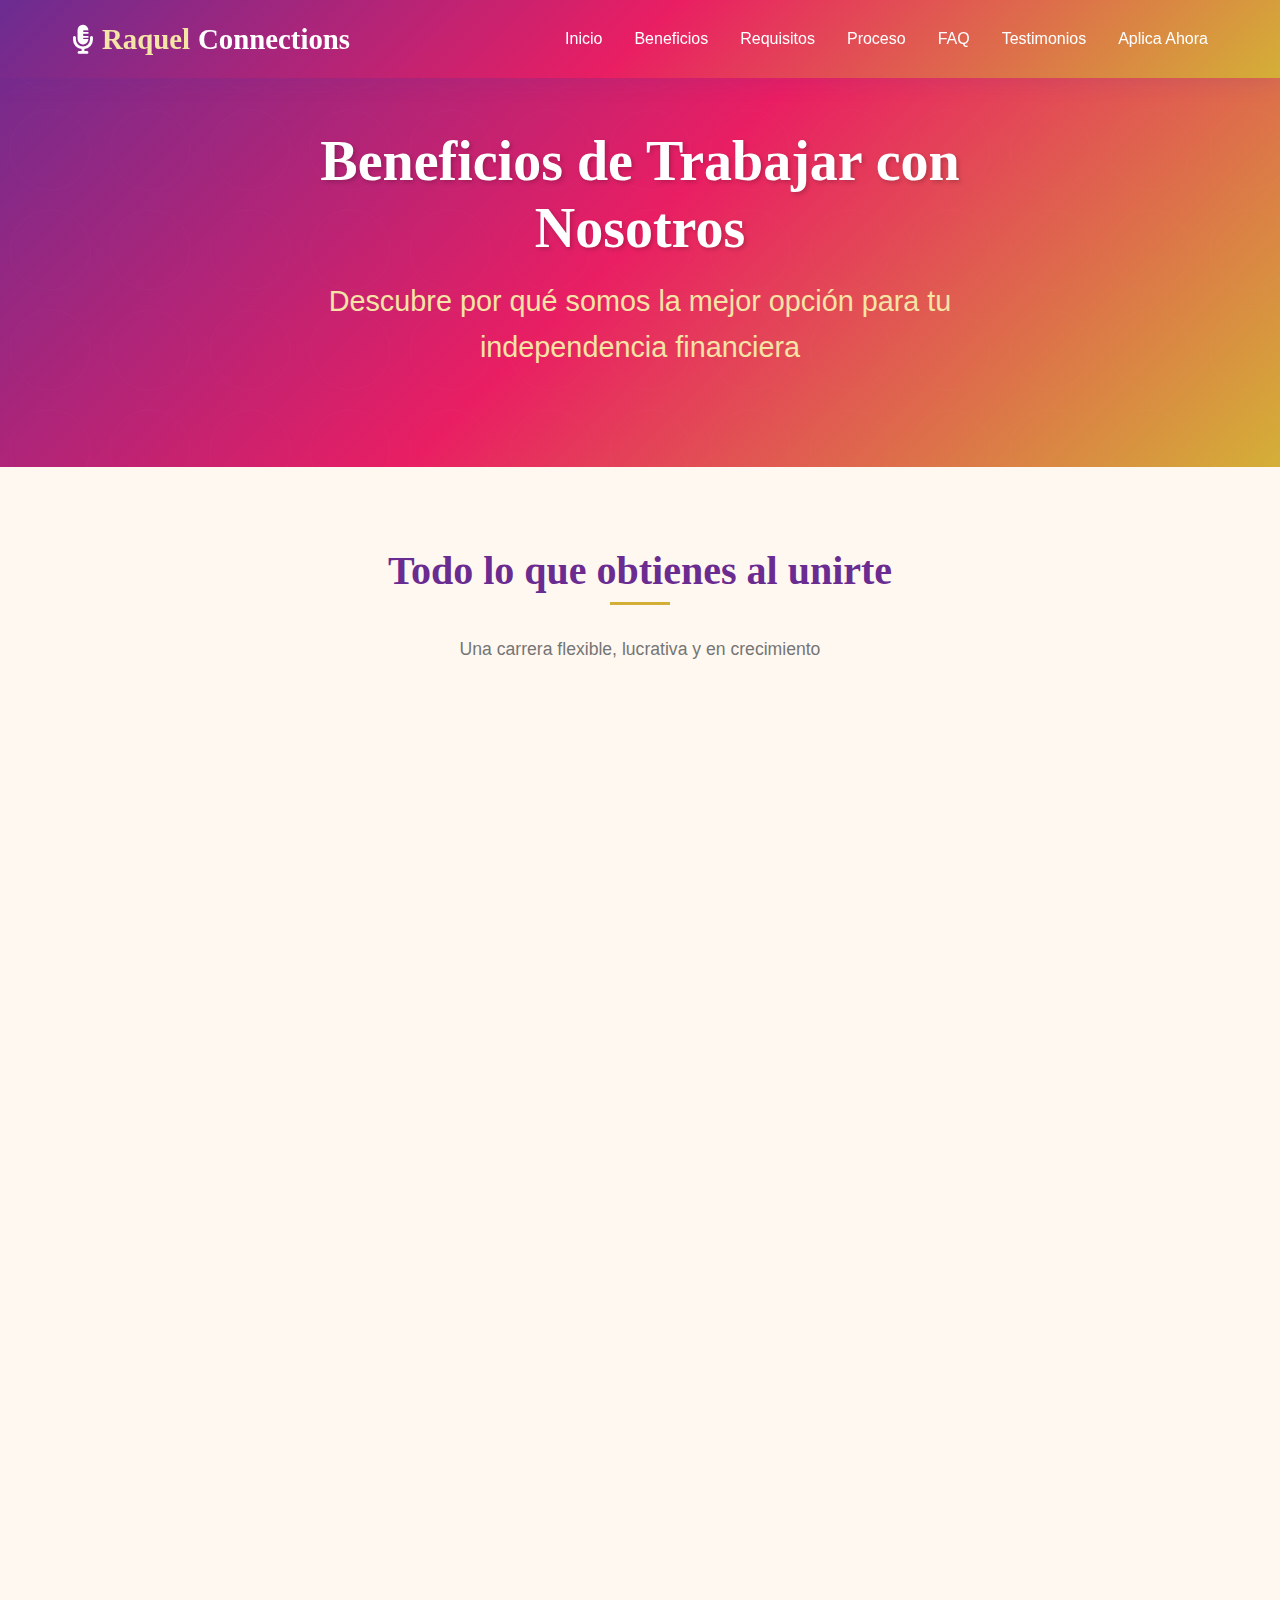
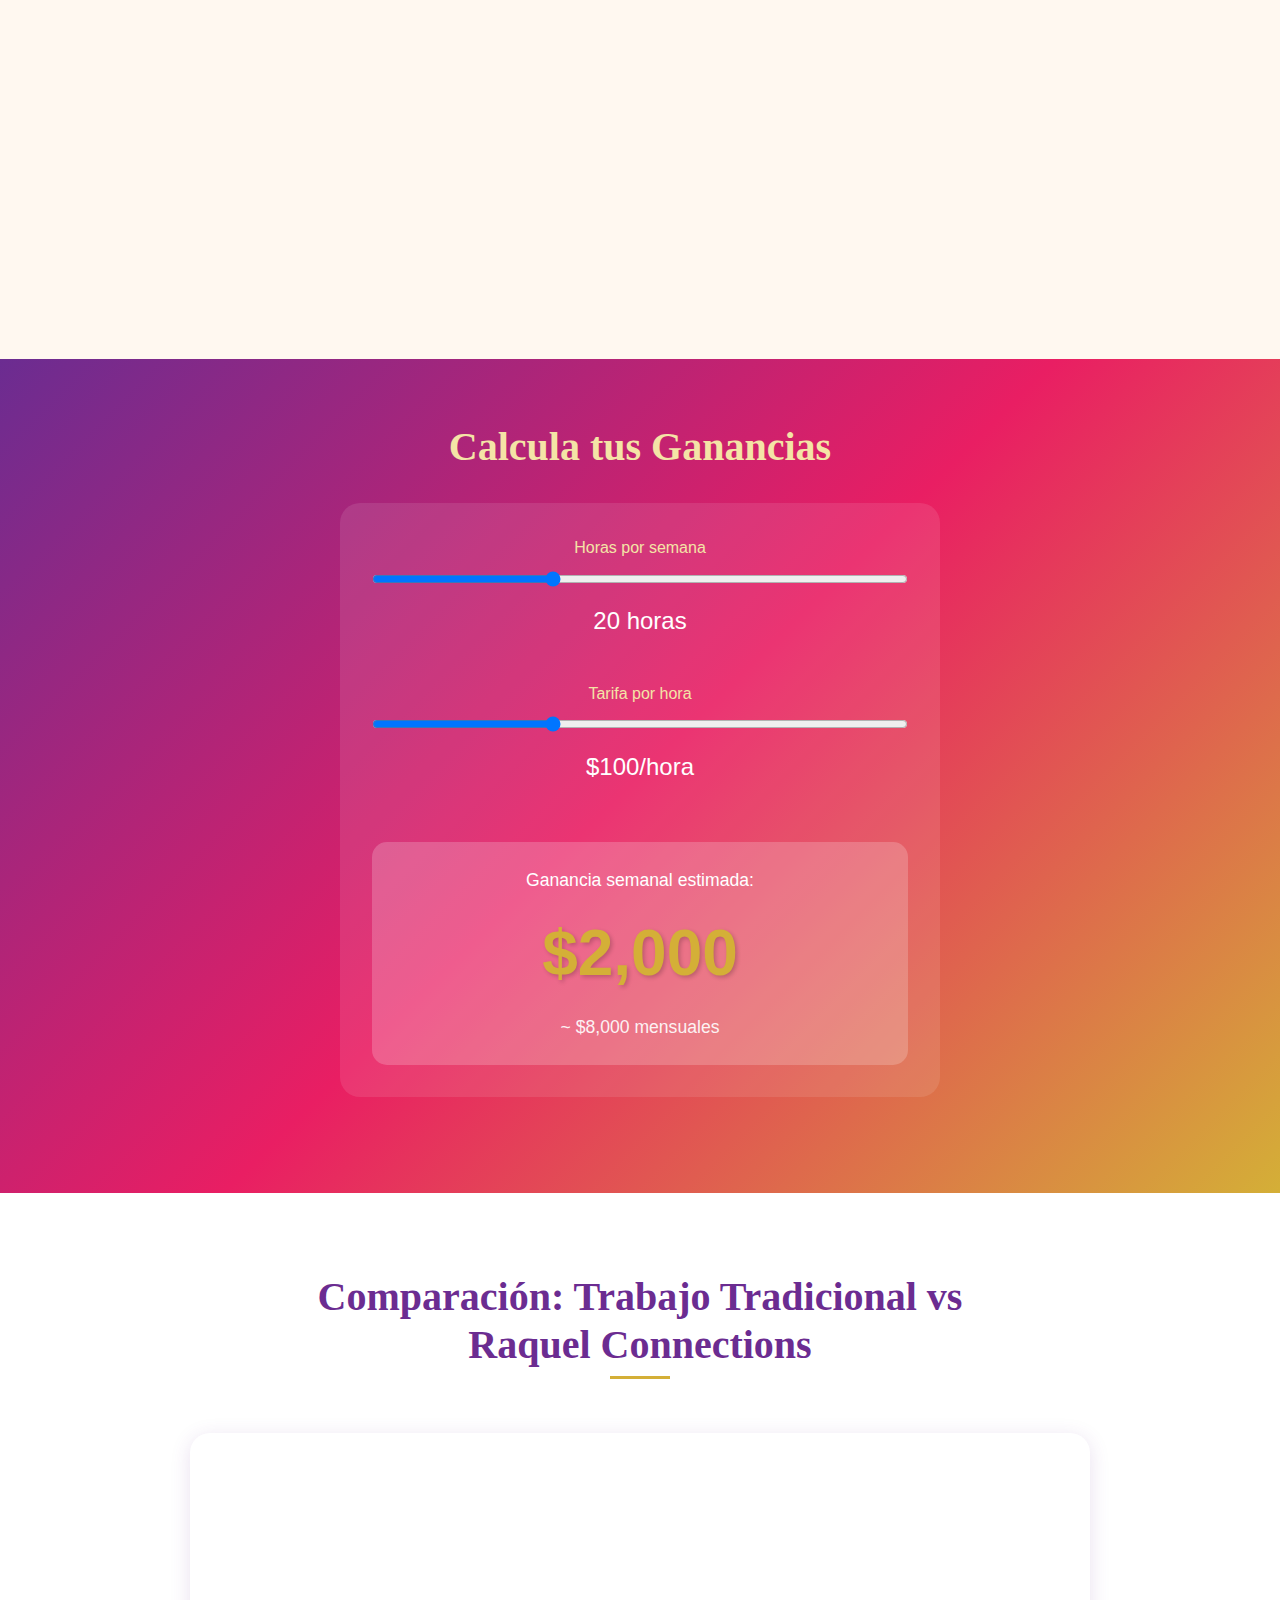
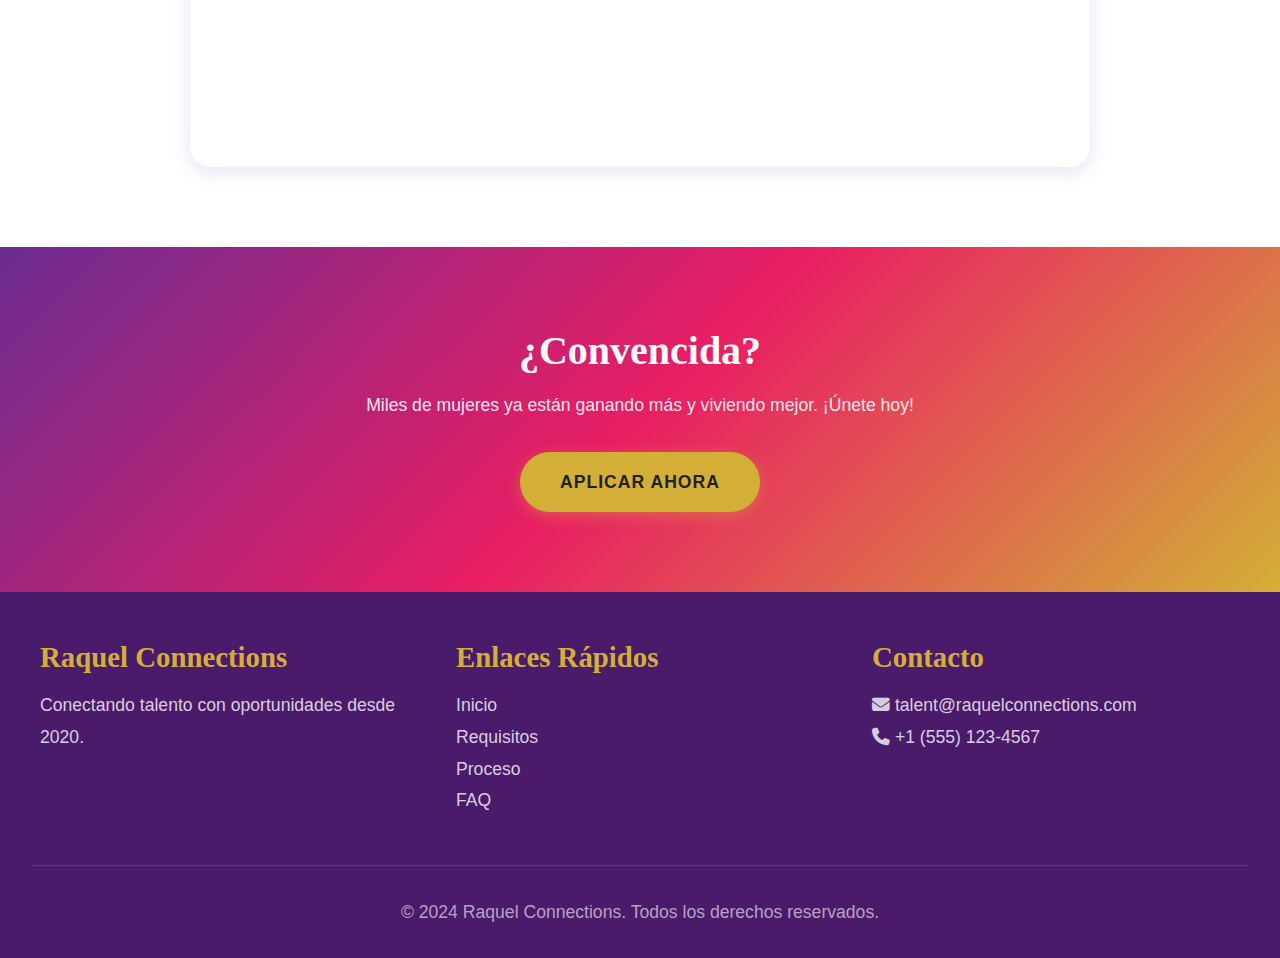
<file: beneficios.html>
<!DOCTYPE html>
<html lang="es">
<head>
    <meta charset="UTF-8">
    <meta name="viewport" content="width=device-width, initial-scale=1.0">
    <meta name="description" content="Descubre los beneficios de trabajar con Raquel Connections. Gana $50-200/hora, horarios flexibles, trabajo remoto y más.">
    <meta name="keywords" content="beneficios trabajo remoto, ganar dinero desde casa, trabajo flexible">
    <title>Beneficios | Raquel Connections</title>
    <link rel="stylesheet" href="css/style.css">
    <link rel="stylesheet" href="https://cdnjs.cloudflare.com/ajax/libs/font-awesome/6.4.0/css/all.min.css">
</head>
<body>
    <!-- Header -->
    <header>
        <nav>
            <a href="index.html" class="logo">
                <i class="fas fa-microphone-alt"></i>
                <span>Raquel</span> Connections
            </a>
            <ul class="nav-links">
                <li><a href="index.html">Inicio</a></li>
                <li><a href="beneficios.html">Beneficios</a></li>
                <li><a href="requisitos.html">Requisitos</a></li>
                <li><a href="proceso.html">Proceso</a></li>
                <li><a href="faq.html">FAQ</a></li>
                <li><a href="testimonials.html">Testimonios</a></li>
                <li><a href="aplicar.html">Aplica Ahora</a></li>
            </ul>
            <button class="mobile-menu-btn" aria-label="Menu">
                <i class="fas fa-bars"></i>
            </button>
        </nav>
    </header>

    <!-- Page Header -->
    <section class="hero" style="min-height: 50vh; padding-top: 8rem;">
        <div class="hero-content">
            <h1>Beneficios de Trabajar con Nosotros</h1>
            <p class="hero-subtitle">Descubre por qué somos la mejor opción para tu independencia financiera</p>
        </div>
    </section>

    <!-- Main Benefits -->
    <section>
        <div class="section-header">
            <h2>Todo lo que obtienes al unirte</h2>
            <p>Una carrera flexible, lucrativa y en crecimiento</p>
        </div>
        <div class="benefits-grid">
            <div class="benefit-card">
                <div class="benefit-icon">💵</div>
                <h3>Ganancias Excepcionales</h3>
                <p><strong>$50-200/hora</strong> según tu experiencia. Top earners ganan hasta $8,000 mensuales trabajando tiempo parcial.</p>
            </div>
            <div class="benefit-card">
                <div class="benefit-icon">⏰</div>
                <h3>Horarios 100% Flexibles</h3>
                <p>Tú eliges cuándo trabajar. Madrugadora o nocturna, fines de semana o entre semana. ¡Tú decides!</p>
            </div>
            <div class="benefit-card">
                <div class="benefit-icon">🏡</div>
                <h3>Trabajo Remoto</h3>
                <p>Desde tu casa, un café, o donde te sientas cómoda. Solo necesitas privacidad y buena conexión.</p>
            </div>
            <div class="benefit-card">
                <div class="benefit-icon">💳</div>
                <h3>Pagos Semanales</h3>
                <p>Recibe tu dinero cada semana directo a tu cuenta bancaria. Sin esperas, sin complicaciones.</p>
            </div>
            <div class="benefit-card">
                <div class="benefit-icon">📚</div>
                <h3>Capacitación Incluida</h3>
                <p>Programa completo de entrenamiento. No necesitas experiencia previa, nosotros te enseñamos todo.</p>
            </div>
            <div class="benefit-card">
                <div class="benefit-icon">👯‍♀️</div>
                <h3>Comunidad de Apoyo</h3>
                <p>Únete a grupos privados, mentoría de operadoras exitosas y soporte 24/7.</p>
            </div>
            <div class="benefit-card">
                <div class="benefit-icon">📈</div>
                <h3>Potencial de Crecimiento</h3>
                <p>Oportunidades de ascenso a roles de supervisión, entrenamiento o especialista premium.</p>
            </div>
            <div class="benefit-card">
                <div class="benefit-icon">🔒</div>
                <h3>Confidencialidad Total</h3>
                <p>Tu identidad está protegida. Trabajo anónimo, pagos discretos y seguridad garantizada.</p>
            </div>
        </div>
    </section>

    <!-- Earnings Calculator -->
    <section class="earnings-highlight">
        <h2>Calcula tus Ganancias</h2>
        <div style="max-width: 600px; margin: 2rem auto; background: rgba(255,255,255,0.1); padding: 2rem; border-radius: 20px;">
            <div style="display: grid; gap: 1.5rem;">
                <div>
                    <label style="display: block; margin-bottom: 0.5rem; color: var(--gold-light);">Horas por semana</label>
                    <input type="range" id="hoursRange" min="10" max="40" value="20" style="width: 100%;" oninput="updateEarnings()">
                    <p style="text-align: center; font-size: 1.5rem; margin-top: 0.5rem;"><span id="hoursValue">20</span> horas</p>
                </div>
                <div>
                    <label style="display: block; margin-bottom: 0.5rem; color: var(--gold-light);">Tarifa por hora</label>
                    <input type="range" id="rateRange" min="50" max="200" value="100" style="width: 100%;" oninput="updateEarnings()">
                    <p style="text-align: center; font-size: 1.5rem; margin-top: 0.5rem;">$<span id="rateValue">100</span>/hora</p>
                </div>
                <div style="background: rgba(255,255,255,0.2); padding: 1.5rem; border-radius: 15px; margin-top: 1rem;">
                    <p style="margin: 0;">Ganancia semanal estimada:</p>
                    <p class="earnings-amount" style="margin: 0.5rem 0;">$<span id="weeklyEarnings">2,000</span></p>
                    <p style="margin: 0; opacity: 0.9;">~ $<span id="monthlyEarnings">8,000</span> mensuales</p>
                </div>
            </div>
        </div>
    </section>

    <!-- Comparison Section -->
    <section class="light-section">
        <div class="section-header">
            <h2>Comparación: Trabajo Tradicional vs Raquel Connections</h2>
        </div>
        <div class="features-list" style="max-width: 900px;">
            <div class="feature-item">
                <div class="feature-icon">❌</div>
                <div class="feature-content">
                    <h3>Trabajo Tradicional</h3>
                    <p>Horarios fijos, commute diario, jefe controlando, sueldo limitado, poco crecimiento</p>
                </div>
            </div>
            <div class="feature-item">
                <div class="feature-icon">✨</div>
                <div class="feature-content">
                    <h3>Raquel Connections</h3>
                    <p>Horarios flexibles, 100% remoto, independencia, ingresos ilimitados, comunidad de apoyo</p>
                </div>
            </div>
        </div>
    </section>

    <!-- CTA Section -->
    <section class="cta-section">
        <h2>¿Convencida?</h2>
        <p>Miles de mujeres ya están ganando más y viviendo mejor. ¡Únete hoy!</p>
        <a href="aplicar.html" class="btn btn-primary">Aplicar Ahora</a>
    </section>

    <!-- Footer -->
    <footer>
        <div class="footer-content">
            <div class="footer-section">
                <h3>Raquel Connections</h3>
                <p>Conectando talento con oportunidades desde 2020.</p>
            </div>
            <div class="footer-section">
                <h3>Enlaces Rápidos</h3>
                <p>
                    <a href="index.html">Inicio</a><br>
                    <a href="requisitos.html">Requisitos</a><br>
                    <a href="proceso.html">Proceso</a><br>
                    <a href="faq.html">FAQ</a>
                </p>
            </div>
            <div class="footer-section">
                <h3>Contacto</h3>
                <p>
                    <i class="fas fa-envelope"></i> talent@raquelconnections.com<br>
                    <i class="fas fa-phone"></i> +1 (555) 123-4567
                </p>
            </div>
        </div>
        <div class="footer-bottom">
            <p>&copy; 2024 Raquel Connections. Todos los derechos reservados.</p>
        </div>
    </footer>

    <script src="js/main.js"></script>
    <script>
        function updateEarnings() {
            const hours = document.getElementById('hoursRange').value;
            const rate = document.getElementById('rateRange').value;
            const weekly = hours * rate;
            const monthly = weekly * 4;
            
            document.getElementById('hoursValue').textContent = hours;
            document.getElementById('rateValue').textContent = rate;
            document.getElementById('weeklyEarnings').textContent = weekly.toLocaleString();
            document.getElementById('monthlyEarnings').textContent = monthly.toLocaleString();
        }
    </script>
</body>
</html>
</file>
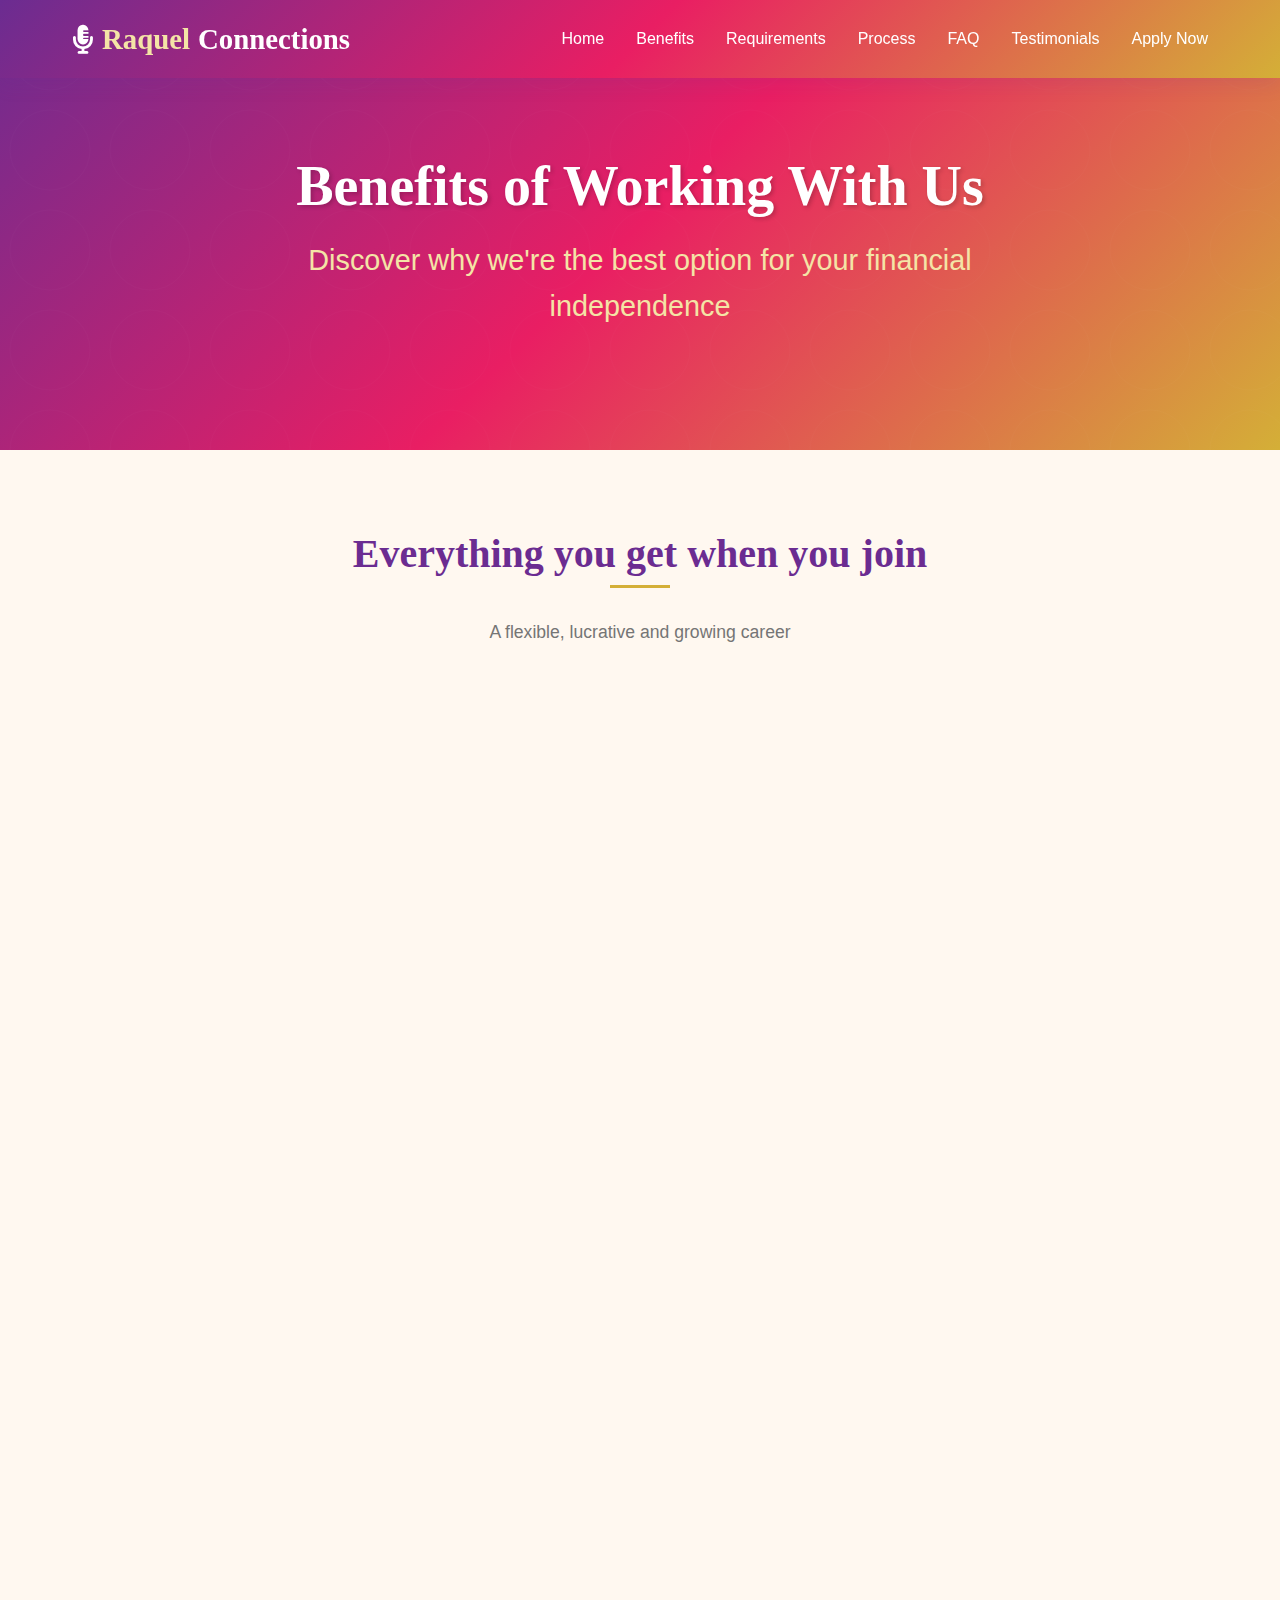
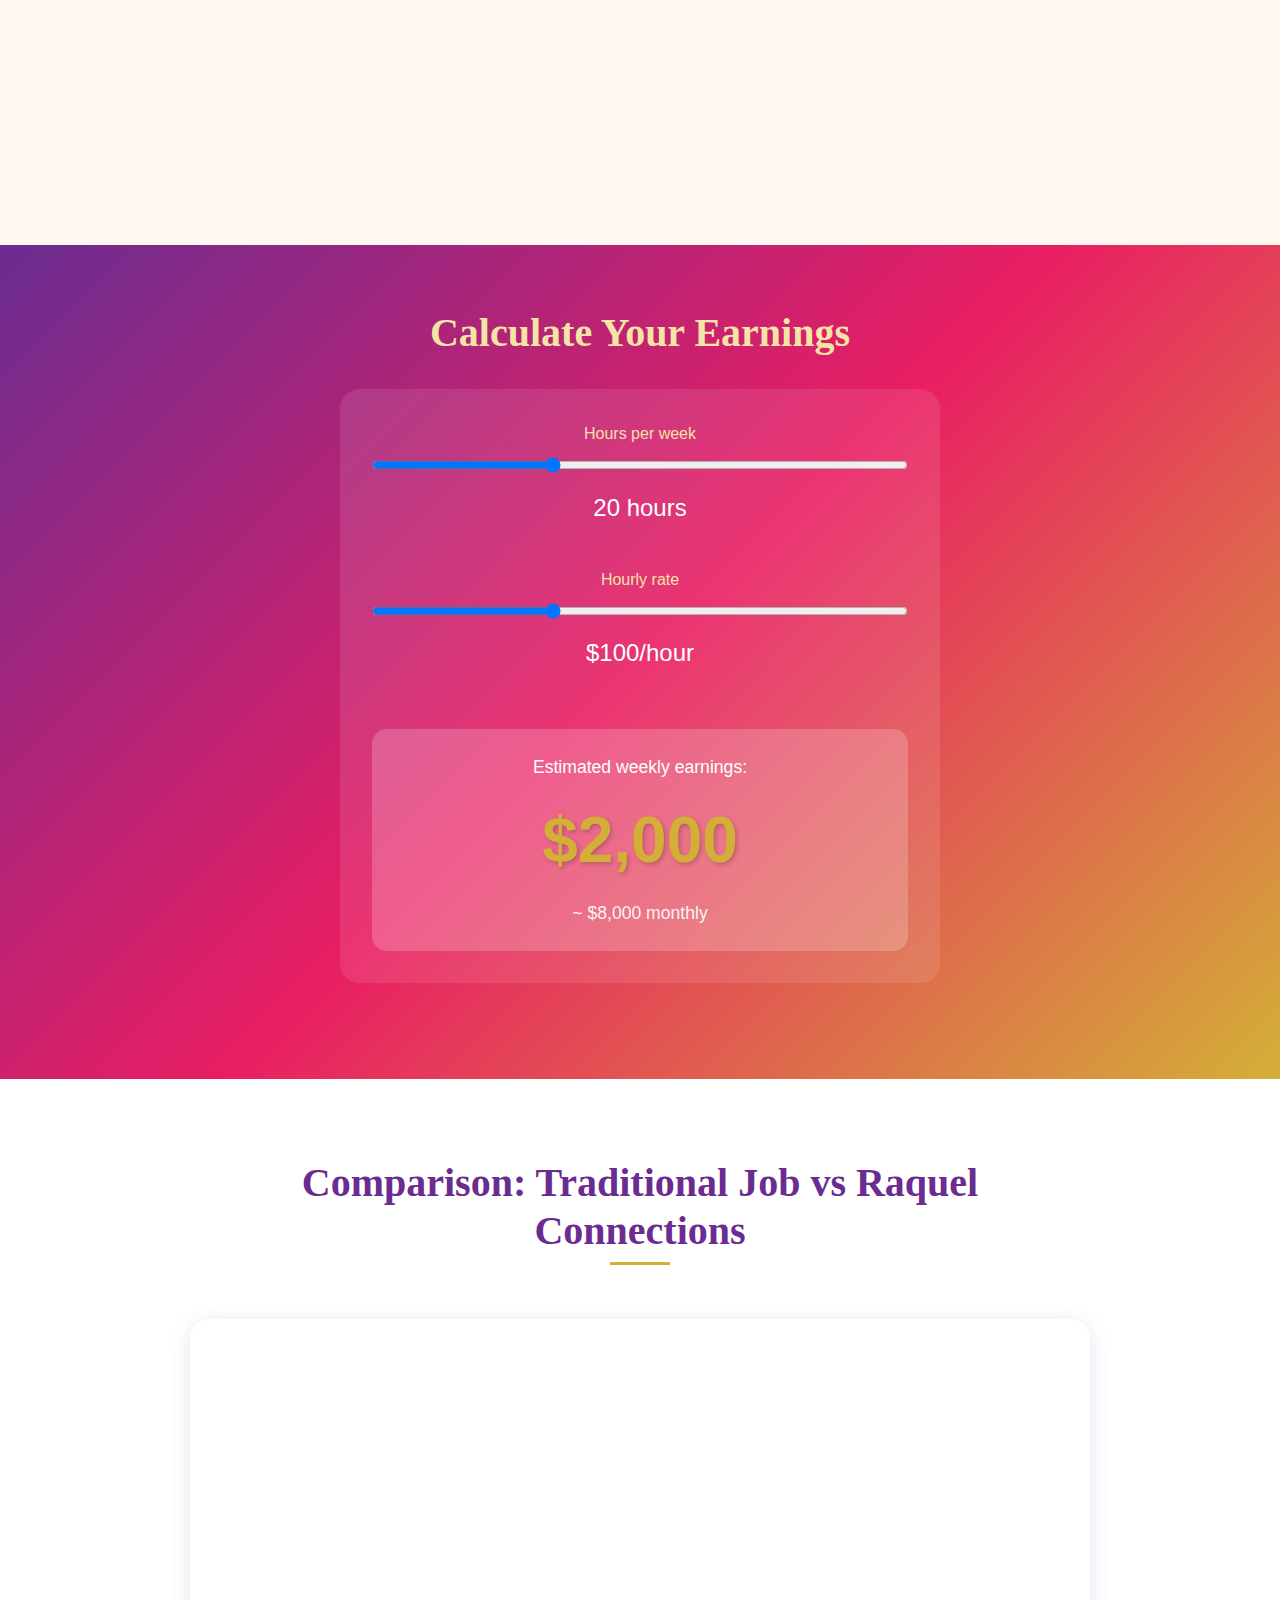
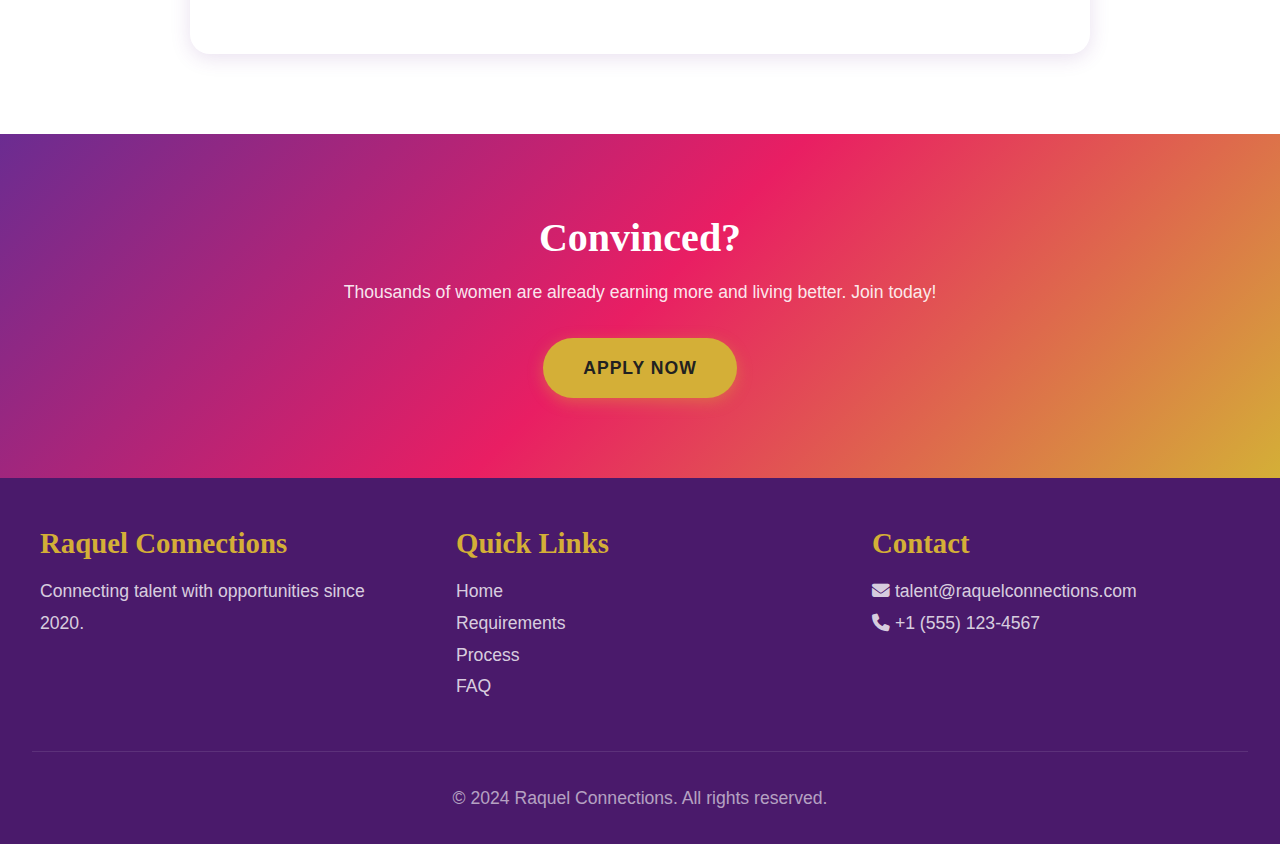
<file: benefits.html>
<!DOCTYPE html>
<html lang="en">
<head>
    <meta charset="UTF-8">
    <meta name="viewport" content="width=device-width, initial-scale=1.0">
    <meta name="description" content="Discover the benefits of working with Raquel Connections. Earn $50-200/hour, flexible schedule, remote work and more.">
    <meta name="keywords" content="remote work benefits, earn money from home, flexible work">
    <title>Benefits | Raquel Connections</title>
    <link rel="stylesheet" href="css/style.css">
    <link rel="stylesheet" href="https://cdnjs.cloudflare.com/ajax/libs/font-awesome/6.4.0/css/all.min.css">
</head>
<body>
    <!-- Header -->
    <header>
        <nav>
            <a href="index.html" class="logo">
                <i class="fas fa-microphone-alt"></i>
                <span>Raquel</span> Connections
            </a>
            <ul class="nav-links">
                <li><a href="index.html">Home</a></li>
                <li><a href="benefits.html">Benefits</a></li>
                <li><a href="requirements.html">Requirements</a></li>
                <li><a href="process.html">Process</a></li>
                <li><a href="faq.html">FAQ</a></li>
                <li><a href="testimonials.html">Testimonials</a></li>
                <li><a href="apply.html">Apply Now</a></li>
            </ul>
            <button class="mobile-menu-btn" aria-label="Menu">
                <i class="fas fa-bars"></i>
            </button>
        </nav>
    </header>

    <!-- Page Header -->
    <section class="hero" style="min-height: 50vh; padding-top: 8rem;">
        <div class="hero-content">
            <h1>Benefits of Working With Us</h1>
            <p class="hero-subtitle">Discover why we're the best option for your financial independence</p>
        </div>
    </section>

    <!-- Main Benefits -->
    <section>
        <div class="section-header">
            <h2>Everything you get when you join</h2>
            <p>A flexible, lucrative and growing career</p>
        </div>
        <div class="benefits-grid">
            <div class="benefit-card">
                <div class="benefit-icon">💵</div>
                <h3>Exceptional Earnings</h3>
                <p><strong>$50-200/hour</strong> based on experience. Top earners make up to $8,000 monthly working part-time.</p>
            </div>
            <div class="benefit-card">
                <div class="benefit-icon">⏰</div>
                <h3>100% Flexible Schedule</h3>
                <p>You choose when to work. Early bird or night owl, weekends or weekdays. You decide!</p>
            </div>
            <div class="benefit-card">
                <div class="benefit-icon">🏡</div>
                <h3>Remote Work</h3>
                <p>From your home, a café, or wherever you're comfortable. You only need privacy and good connection.</p>
            </div>
            <div class="benefit-card">
                <div class="benefit-icon">💳</div>
                <h3>Weekly Payments</h3>
                <p>Receive your money every week direct to your bank account. No waiting, no complications.</p>
            </div>
            <div class="benefit-card">
                <div class="benefit-icon">📚</div>
                <h3>Training Included</h3>
                <p>Complete training program. No previous experience needed, we teach you everything.</p>
            </div>
            <div class="benefit-card">
                <div class="benefit-icon">👯‍♀️</div>
                <h3>Support Community</h3>
                <p>Join private groups, mentorship from successful operators and 24/7 support.</p>
            </div>
            <div class="benefit-card">
                <div class="benefit-icon">📈</div>
                <h3>Growth Potential</h3>
                <p>Opportunities for promotion to supervisor, trainer or premium specialist roles.</p>
            </div>
            <div class="benefit-card">
                <div class="benefit-icon">🔒</div>
                <h3>Total Confidentiality</h3>
                <p>Your identity is protected. Anonymous work, discreet payments and guaranteed security.</p>
            </div>
        </div>
    </section>

    <!-- Earnings Calculator -->
    <section class="earnings-highlight">
        <h2>Calculate Your Earnings</h2>
        <div style="max-width: 600px; margin: 2rem auto; background: rgba(255,255,255,0.1); padding: 2rem; border-radius: 20px;">
            <div style="display: grid; gap: 1.5rem;">
                <div>
                    <label style="display: block; margin-bottom: 0.5rem; color: var(--gold-light);">Hours per week</label>
                    <input type="range" id="hoursRange" min="10" max="40" value="20" style="width: 100%;" oninput="updateEarnings()">
                    <p style="text-align: center; font-size: 1.5rem; margin-top: 0.5rem;"><span id="hoursValue">20</span> hours</p>
                </div>
                <div>
                    <label style="display: block; margin-bottom: 0.5rem; color: var(--gold-light);">Hourly rate</label>
                    <input type="range" id="rateRange" min="50" max="200" value="100" style="width: 100%;" oninput="updateEarnings()">
                    <p style="text-align: center; font-size: 1.5rem; margin-top: 0.5rem;">$<span id="rateValue">100</span>/hour</p>
                </div>
                <div style="background: rgba(255,255,255,0.2); padding: 1.5rem; border-radius: 15px; margin-top: 1rem;">
                    <p style="margin: 0;">Estimated weekly earnings:</p>
                    <p class="earnings-amount" style="margin: 0.5rem 0;">$<span id="weeklyEarnings">2,000</span></p>
                    <p style="margin: 0; opacity: 0.9;">~ $<span id="monthlyEarnings">8,000</span> monthly</p>
                </div>
            </div>
        </div>
    </section>

    <!-- Comparison Section -->
    <section class="light-section">
        <div class="section-header">
            <h2>Comparison: Traditional Job vs Raquel Connections</h2>
        </div>
        <div class="features-list" style="max-width: 900px;">
            <div class="feature-item">
                <div class="feature-icon">❌</div>
                <div class="feature-content">
                    <h3>Traditional Job</h3>
                    <p>Fixed hours, daily commute, controlling boss, limited salary, little growth</p>
                </div>
            </div>
            <div class="feature-item">
                <div class="feature-icon">✨</div>
                <div class="feature-content">
                    <h3>Raquel Connections</h3>
                    <p>Flexible hours, 100% remote, independence, unlimited income, supportive community</p>
                </div>
            </div>
        </div>
    </section>

    <!-- CTA Section -->
    <section class="cta-section">
        <h2>Convinced?</h2>
        <p>Thousands of women are already earning more and living better. Join today!</p>
        <a href="apply.html" class="btn btn-primary">Apply Now</a>
    </section>

    <!-- Footer -->
    <footer>
        <div class="footer-content">
            <div class="footer-section">
                <h3>Raquel Connections</h3>
                <p>Connecting talent with opportunities since 2020.</p>
            </div>
            <div class="footer-section">
                <h3>Quick Links</h3>
                <p>
                    <a href="index.html">Home</a><br>
                    <a href="requirements.html">Requirements</a><br>
                    <a href="process.html">Process</a><br>
                    <a href="faq.html">FAQ</a>
                </p>
            </div>
            <div class="footer-section">
                <h3>Contact</h3>
                <p>
                    <i class="fas fa-envelope"></i> talent@raquelconnections.com<br>
                    <i class="fas fa-phone"></i> +1 (555) 123-4567
                </p>
            </div>
        </div>
        <div class="footer-bottom">
            <p>&copy; 2024 Raquel Connections. All rights reserved.</p>
        </div>
    </footer>

    <script src="js/main.js"></script>
    <script>
        function updateEarnings() {
            const hours = document.getElementById('hoursRange').value;
            const rate = document.getElementById('rateRange').value;
            const weekly = hours * rate;
            const monthly = weekly * 4;
            
            document.getElementById('hoursValue').textContent = hours;
            document.getElementById('rateValue').textContent = rate;
            document.getElementById('weeklyEarnings').textContent = weekly.toLocaleString();
            document.getElementById('monthlyEarnings').textContent = monthly.toLocaleString();
        }
    </script>
</body>
</html>
</file>
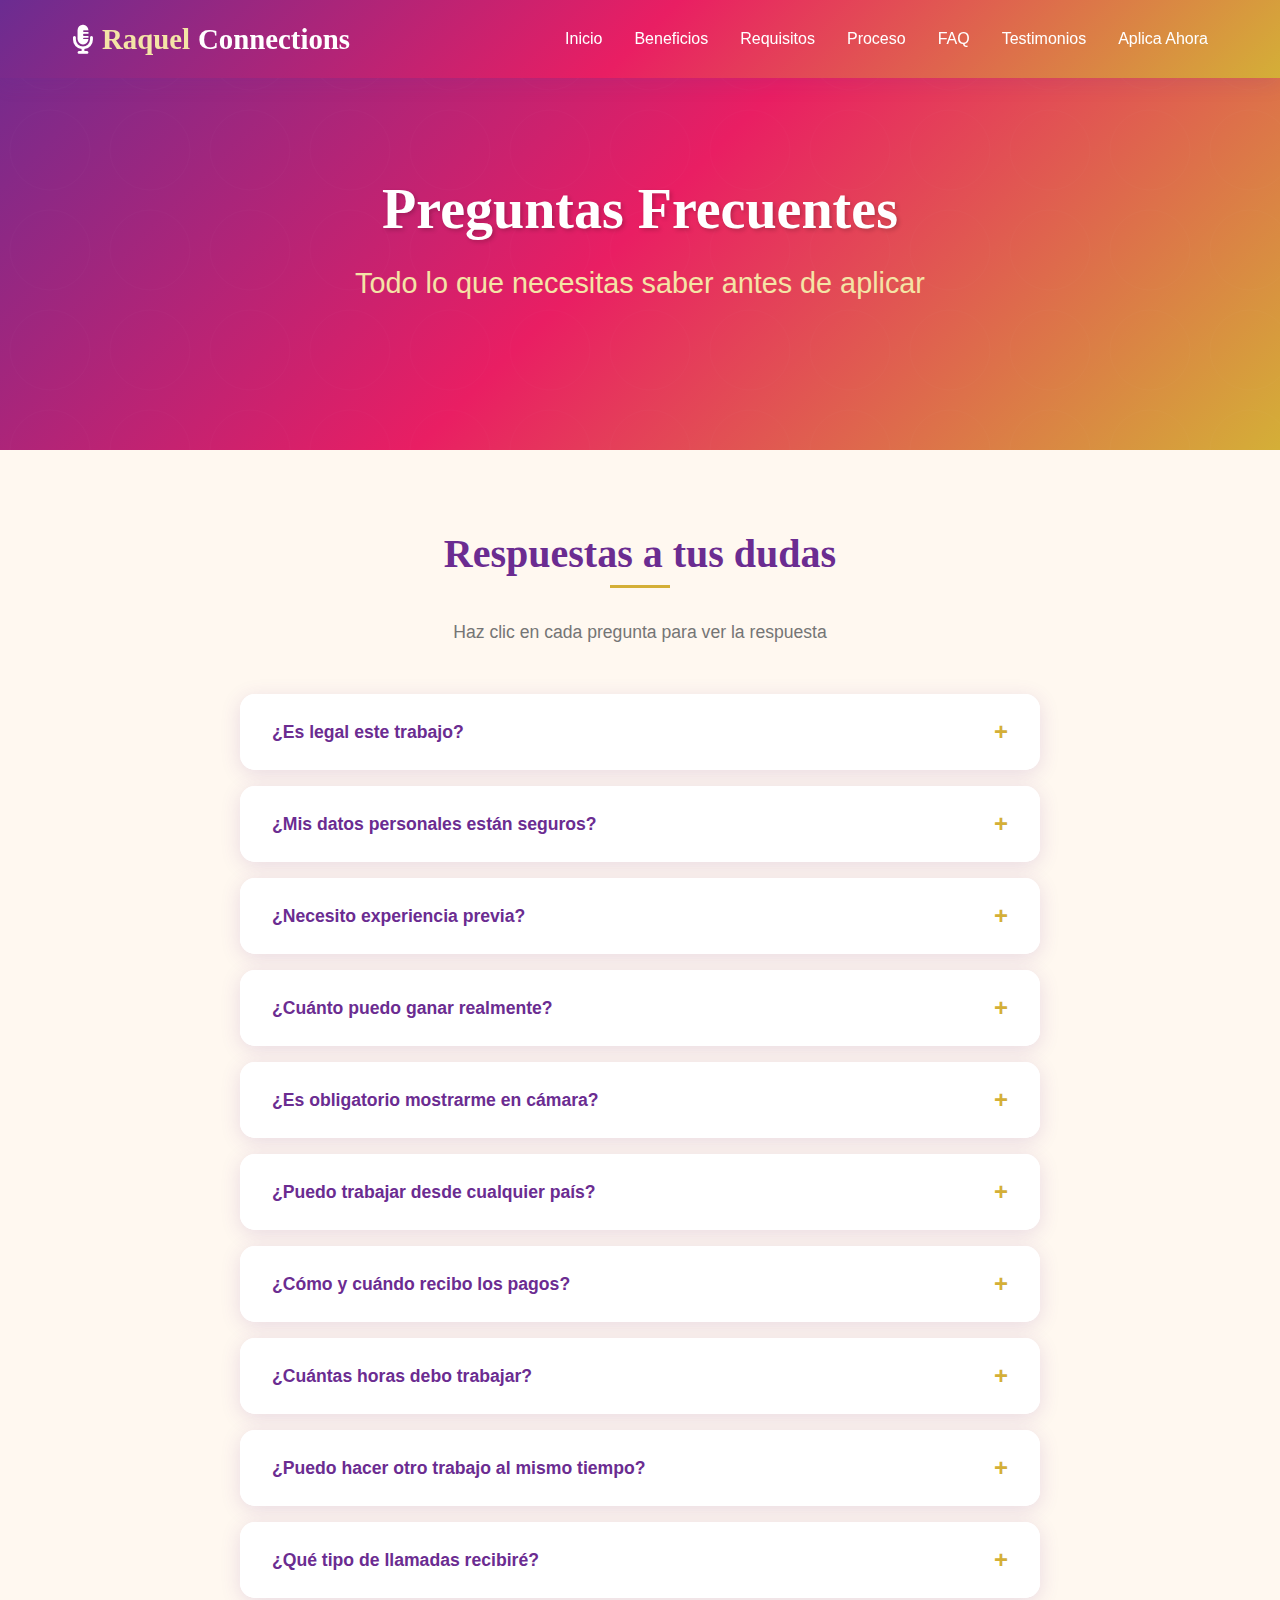
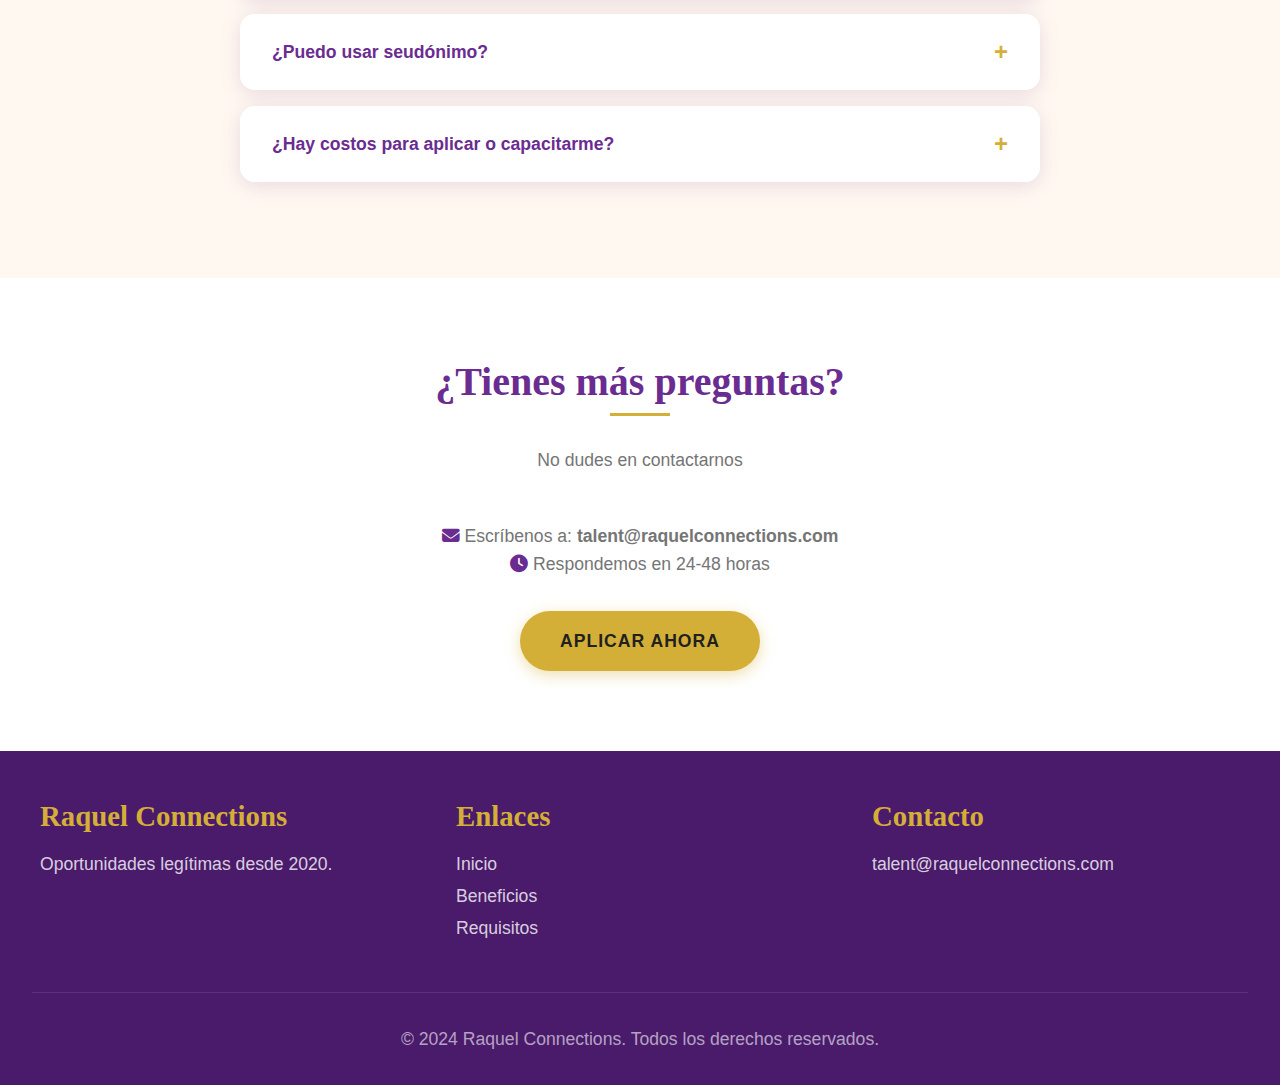
<file: faq.html>
<!DOCTYPE html>
<html lang="es">
<head>
    <meta charset="UTF-8">
    <meta name="viewport" content="width=device-width, initial-scale=1.0">
    <meta name="description" content="Preguntas frecuentes sobre trabajar con Raquel Connections. Legalidad, confidencialidad, pagos y más.">
    <meta name="keywords" content="FAQ, preguntas frecuentes, dudas trabajo voz">
    <title>FAQ - Preguntas Frecuentes | Raquel Connections</title>
    <link rel="stylesheet" href="css/style.css">
    <link rel="stylesheet" href="https://cdnjs.cloudflare.com/ajax/libs/font-awesome/6.4.0/css/all.min.css">
</head>
<body>
    <!-- Header -->
    <header>
        <nav>
            <a href="index.html" class="logo">
                <i class="fas fa-microphone-alt"></i>
                <span>Raquel</span> Connections
            </a>
            <ul class="nav-links">
                <li><a href="index.html">Inicio</a></li>
                <li><a href="beneficios.html">Beneficios</a></li>
                <li><a href="requisitos.html">Requisitos</a></li>
                <li><a href="proceso.html">Proceso</a></li>
                <li><a href="faq.html">FAQ</a></li>
                <li><a href="testimonials.html">Testimonios</a></li>
                <li><a href="aplicar.html">Aplica Ahora</a></li>
            </ul>
            <button class="mobile-menu-btn" aria-label="Menu">
                <i class="fas fa-bars"></i>
            </button>
        </nav>
    </header>

    <!-- Page Header -->
    <section class="hero" style="min-height: 50vh; padding-top: 8rem;">
        <div class="hero-content">
            <h1>Preguntas Frecuentes</h1>
            <p class="hero-subtitle">Todo lo que necesitas saber antes de aplicar</p>
        </div>
    </section>

    <!-- FAQ Accordion -->
    <section>
        <div class="section-header">
            <h2>Respuestas a tus dudas</h2>
            <p>Haz clic en cada pregunta para ver la respuesta</p>
        </div>
        
        <div class="faq-container">
            <div class="faq-item">
                <button class="faq-question">¿Es legal este trabajo?</button>
                <div class="faq-answer">
                    <div class="faq-answer-content">
                        <p><strong>Sí, 100% legal.</strong> Operamos bajo todas las regulaciones federales y estatales de Estados Unidos. Somos una empresa registrada y pagamos impuestos correspondientes. Las operadoras son contratistas independientes con contratos legales. El servicio que ofrecemos es entretenimiento para adultos por voz, completamente legal en la mayoría de jurisdicciones.</p>
                    </div>
                </div>
            </div>

            <div class="faq-item">
                <button class="faq-question">¿Mis datos personales están seguros?</button>
                <div class="faq-answer">
                    <div class="faq-answer-content">
                        <p><strong>Absoluta confidencialidad garantizada.</strong> Tu identidad real nunca se comparte con clientes. Trabajas con seudónimo profesional. Usamos encriptación de grado bancario para proteger tus datos. Nunca vendemos ni compartimos tu información con terceros. Los pagos son discretos y no indican el tipo de trabajo en extractos bancarios.</p>
                    </div>
                </div>
            </div>

            <div class="faq-item">
                <button class="faq-question">¿Necesito experiencia previa?</button>
                <div class="faq-answer">
                    <div class="faq-answer-content">
                        <p><strong>No, capacitamos desde cero.</strong> Muchas de nuestras operadoras más exitosas nunca habían hecho este trabajo antes. Proporcionamos capacitación completa sobre técnicas de comunicación, manejo de llamadas y uso de plataformas. Solo necesitas buena actitud, voz agradable y disposición para aprender.</p>
                    </div>
                </div>
            </div>

            <div class="faq-item">
                <button class="faq-question">¿Cuánto puedo ganar realmente?</button>
                <div class="faq-answer">
                    <div class="faq-answer-content">
                        <p><strong>$50-200/hora según experiencia y dedicación.</strong> Principiantes típicamente ganan $50-80/hora. Con experiencia, $100-150/hora. Top earners con clientela regular ganan $200+/hora. El promedio semanal para operadoras dedicadas es $2,000-4,000. Todo depende de tus horas y habilidad para construir relaciones con clientes.</p>
                    </div>
                </div>
            </div>

            <div class="faq-item">
                <button class="faq-question">¿Es obligatorio mostrarme en cámara?</button>
                <div class="faq-answer">
                    <div class="faq-answer-content">
                        <p><strong>No, este trabajo es 100% por voz.</strong> Nunca necesitas encender cámara ni enviar fotos. Los clientes solo escuchan tu voz. Tu apariencia física es irrelevante para este trabajo. Lo importante es tu voz, creatividad y capacidad de comunicación.</p>
                    </div>
                </div>
            </div>

            <div class="faq-item">
                <button class="faq-question">¿Puedo trabajar desde cualquier país?</button>
                <div class="faq-answer">
                    <div class="faq-answer-content">
                        <p><strong>Preferimos US, Canada y Latinoamérica.</strong> Las oportunidades más grandes son para residentes de Estados Unidos y Canadá. Aceptamos aplicaciones de México, Colombia, Argentina, España y otros países con excelente dominio del inglés. Algunos requisitos legales pueden variar según tu ubicación.</p>
                    </div>
                </div>
            </div>

            <div class="faq-item">
                <button class="faq-question">¿Cómo y cuándo recibo los pagos?</button>
                <div class="faq-answer">
                    <div class="faq-answer-content">
                        <p><strong>Pagos semanales vía transferencia bancaria.</strong> Los pagos se procesan cada viernes. Puedes recibir en cuenta bancaria de US, PayPal, Wise o Payoneer. El mínimo para pago es $100. Si ganas menos, se acumula para la siguiente semana. Los pagos son discretos y seguros.</p>
                    </div>
                </div>
            </div>

            <div class="faq-item">
                <button class="faq-question">¿Cuántas horas debo trabajar?</button>
                <div class="faq-answer">
                    <div class="faq-answer-content">
                        <p><strong>Tú decides tu horario.</strong> No hay mínimo ni máximo obligatorio. Algunas operadoras trabajan 10 horas semanales como ingreso extra. Otras trabajan 40+ horas como su principal fuente de ingresos. Puedes cambiar tu horario semana a semana según tu disponibilidad.</p>
                    </div>
                </div>
            </div>

            <div class="faq-item">
                <button class="faq-question">¿Puedo hacer otro trabajo al mismo tiempo?</button>
                <div class="faq-answer">
                    <div class="faq-answer-content">
                        <p><strong>Sí, sin problema.</strong> Muchas operadoras combinan este trabajo con estudios, otro empleo, o cuidado de familia. Solo asegúrate de tener el espacio y tiempo dedicado cuando estés "online" para recibir llamadas. No puedes trabajar para empresas competidoras simultáneamente.</p>
                    </div>
                </div>
            </div>

            <div class="faq-item">
                <button class="faq-question">¿Qué tipo de llamadas recibiré?</button>
                <div class="faq-answer">
                    <div class="faq-answer-content">
                        <p><strong>Conversaciones adultas por teléfono.</strong> Los clientes buscan compañía, conversación íntima y fantasía por voz. Tú tienes control total sobre tus límites. Puedes terminar llamadas incómodas. La plataforma tiene filtros y reportes para protegerte. La capacitación te enseña a manejar todo tipo de situaciones.</p>
                    </div>
                </div>
            </div>

            <div class="faq-item">
                <button class="faq-question">¿Puedo usar seudónimo?</button>
                <div class="faq-answer">
                    <div class="faq-answer-content">
                        <p><strong>Sí, es obligatorio usar nombre artístico.</strong> Nunca usas tu nombre real con clientes. Crearás un persona/seudónimo profesional durante la capacitación. Tampoco compartes ubicación real, redes sociales personales, ni información que te identifique.</p>
                    </div>
                </div>
            </div>

            <div class="faq-item">
                <button class="faq-question">¿Hay costos para aplicar o capacitarme?</button>
                <div class="faq-answer">
                    <div class="faq-answer-content">
                        <p><strong>No, todo es gratuito.</strong> Nunca pagas por aplicar, entrevistarte o capacitarte. Si alguien te pide dinero por "garantizar" empleo, es fraude. Nuestros ingresos vienen de una comisión sobre tus llamadas, nunca de cobrarte a ti.</p>
                    </div>
                </div>
            </div>
        </div>
    </section>

    <!-- Still Have Questions -->
    <section class="light-section">
        <div class="section-header">
            <h2>¿Tienes más preguntas?</h2>
            <p>No dudes en contactarnos</p>
        </div>
        <div class="text-center">
            <p style="margin-bottom: 2rem; color: var(--gray);">
                <i class="fas fa-envelope" style="color: var(--primary-purple);"></i> 
                Escríbenos a: <strong>talent@raquelconnections.com</strong><br>
                <i class="fas fa-clock" style="color: var(--primary-purple);"></i> 
                Respondemos en 24-48 horas
            </p>
            <a href="aplicar.html" class="btn btn-primary">Aplicar Ahora</a>
        </div>
    </section>

    <!-- Footer -->
    <footer>
        <div class="footer-content">
            <div class="footer-section">
                <h3>Raquel Connections</h3>
                <p>Oportunidades legítimas desde 2020.</p>
            </div>
            <div class="footer-section">
                <h3>Enlaces</h3>
                <p>
                    <a href="index.html">Inicio</a><br>
                    <a href="beneficios.html">Beneficios</a><br>
                    <a href="requisitos.html">Requisitos</a>
                </p>
            </div>
            <div class="footer-section">
                <h3>Contacto</h3>
                <p>talent@raquelconnections.com</p>
            </div>
        </div>
        <div class="footer-bottom">
            <p>&copy; 2024 Raquel Connections. Todos los derechos reservados.</p>
        </div>
    </footer>

    <script src="js/main.js"></script>
</body>
</html>
</file>
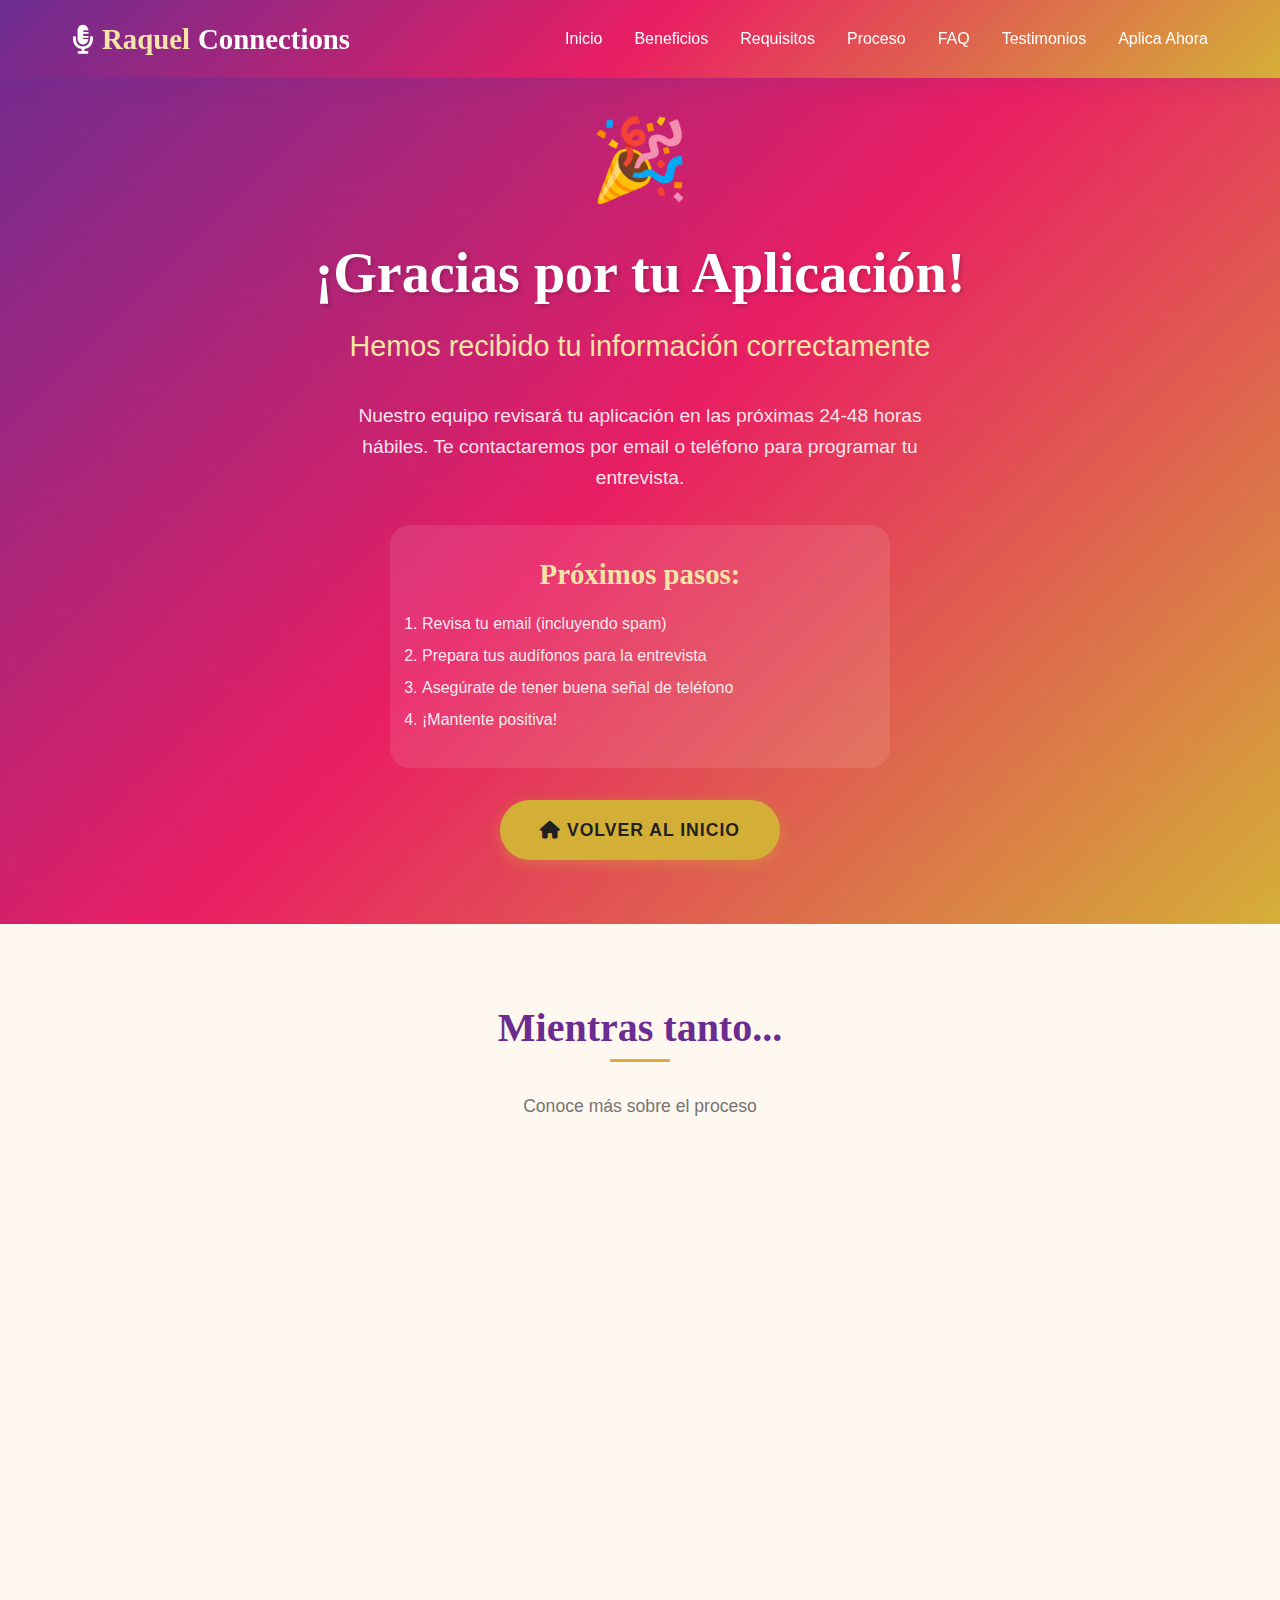
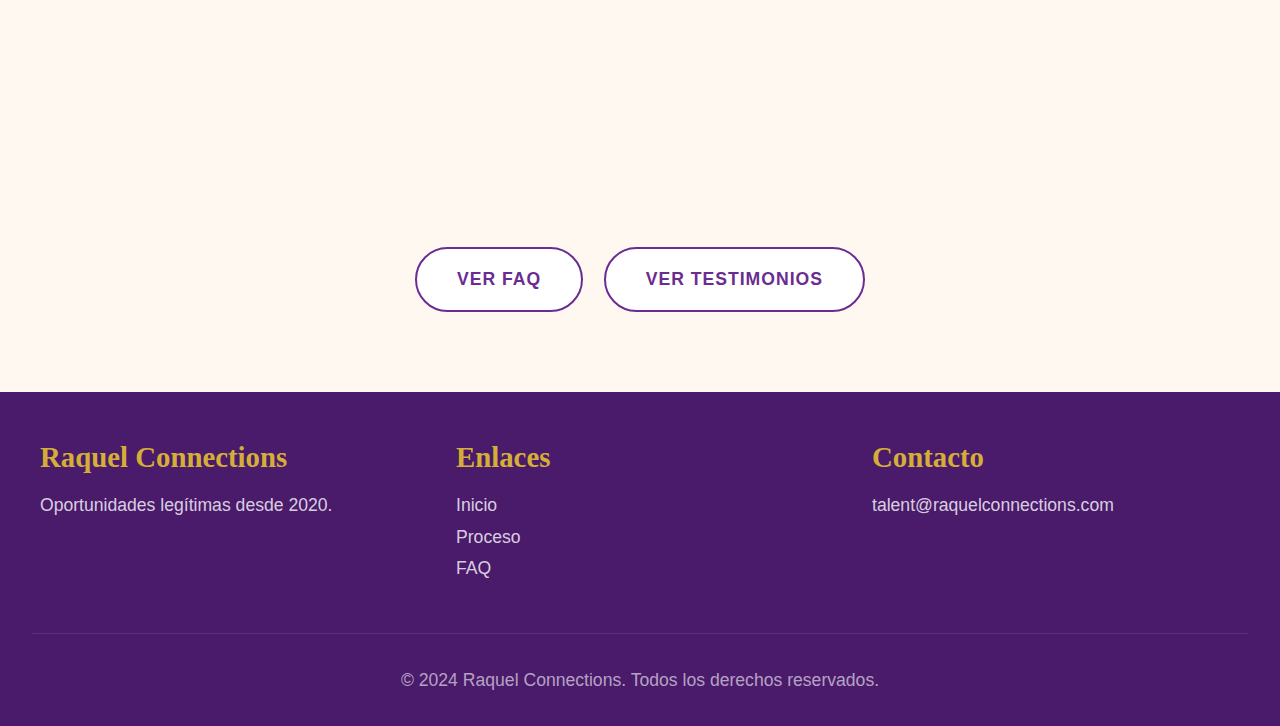
<file: gracias.html>
<!DOCTYPE html>
<html lang="es">
<head>
    <meta charset="UTF-8">
    <meta name="viewport" content="width=device-width, initial-scale=1.0">
    <meta name="description" content="Gracias por tu aplicación. Te contactaremos pronto.">
    <title>¡Gracias! | Raquel Connections</title>
    <link rel="stylesheet" href="css/style.css">
    <link rel="stylesheet" href="https://cdnjs.cloudflare.com/ajax/libs/font-awesome/6.4.0/css/all.min.css">
</head>
<body>
    <!-- Header -->
    <header>
        <nav>
            <a href="index.html" class="logo">
                <i class="fas fa-microphone-alt"></i>
                <span>Raquel</span> Connections
            </a>
            <ul class="nav-links">
                <li><a href="index.html">Inicio</a></li>
                <li><a href="beneficios.html">Beneficios</a></li>
                <li><a href="requisitos.html">Requisitos</a></li>
                <li><a href="proceso.html">Proceso</a></li>
                <li><a href="faq.html">FAQ</a></li>
                <li><a href="testimonials.html">Testimonios</a></li>
                <li><a href="aplicar.html">Aplica Ahora</a></li>
            </ul>
            <button class="mobile-menu-btn" aria-label="Menu">
                <i class="fas fa-bars"></i>
            </button>
        </nav>
    </header>

    <!-- Thank You Section -->
    <section class="hero" style="min-height: 80vh;">
        <div class="hero-content">
            <div style="font-size: 5rem; margin-bottom: 1rem;">🎉</div>
            <h1>¡Gracias por tu Aplicación!</h1>
            <p class="hero-subtitle">Hemos recibido tu información correctamente</p>
            <p class="hero-description" style="max-width: 600px; margin: 0 auto 2rem;">
                Nuestro equipo revisará tu aplicación en las próximas 24-48 horas hábiles. 
                Te contactaremos por email o teléfono para programar tu entrevista.
            </p>
            
            <div style="background: rgba(255,255,255,0.1); padding: 2rem; border-radius: 20px; max-width: 500px; margin: 2rem auto;">
                <h3 style="color: var(--gold-light); margin-bottom: 1rem;">Próximos pasos:</h3>
                <ol style="text-align: left; color: rgba(255,255,255,0.9); line-height: 2;">
                    <li>Revisa tu email (incluyendo spam)</li>
                    <li>Prepara tus audífonos para la entrevista</li>
                    <li>Asegúrate de tener buena señal de teléfono</li>
                    <li>¡Mantente positiva!</li>
                </ol>
            </div>

            <div style="margin-top: 2rem;">
                <a href="index.html" class="btn btn-primary">
                    <i class="fas fa-home"></i> Volver al Inicio
                </a>
            </div>
        </div>
    </section>

    <!-- What to Expect -->
    <section>
        <div class="section-header">
            <h2>Mientras tanto...</h2>
            <p>Conoce más sobre el proceso</p>
        </div>
        <div class="benefits-grid" style="max-width: 900px;">
            <div class="benefit-card">
                <div class="benefit-icon">📧</div>
                <h3>Revisa tu Email</h3>
                <p>Busca un correo de confirmación. Si no lo ves, revisa tu carpeta de spam.</p>
            </div>
            <div class="benefit-card">
                <div class="benefit-icon">📖</div>
                <h3>Lee los FAQ</h3>
                <p>¿Tienes dudas? Nuestra sección de preguntas frecuentes puede ayudarte.</p>
            </div>
            <div class="benefit-card">
                <div class="benefit-icon">👥</div>
                <h3>Lee Testimonios</h3>
                <p>Conoce historias de éxito de operadoras que ya trabajan con nosotros.</p>
            </div>
        </div>
        <div class="text-center mt-2">
            <a href="faq.html" class="btn btn-outline">Ver FAQ</a>
            <a href="testimonials.html" class="btn btn-outline" style="margin-left: 1rem;">Ver Testimonios</a>
        </div>
    </section>

    <!-- Footer -->
    <footer>
        <div class="footer-content">
            <div class="footer-section">
                <h3>Raquel Connections</h3>
                <p>Oportunidades legítimas desde 2020.</p>
            </div>
            <div class="footer-section">
                <h3>Enlaces</h3>
                <p>
                    <a href="index.html">Inicio</a><br>
                    <a href="proceso.html">Proceso</a><br>
                    <a href="faq.html">FAQ</a>
                </p>
            </div>
            <div class="footer-section">
                <h3>Contacto</h3>
                <p>talent@raquelconnections.com</p>
            </div>
        </div>
        <div class="footer-bottom">
            <p>&copy; 2024 Raquel Connections. Todos los derechos reservados.</p>
        </div>
    </footer>

    <script src="js/main.js"></script>
</body>
</html>
</file>
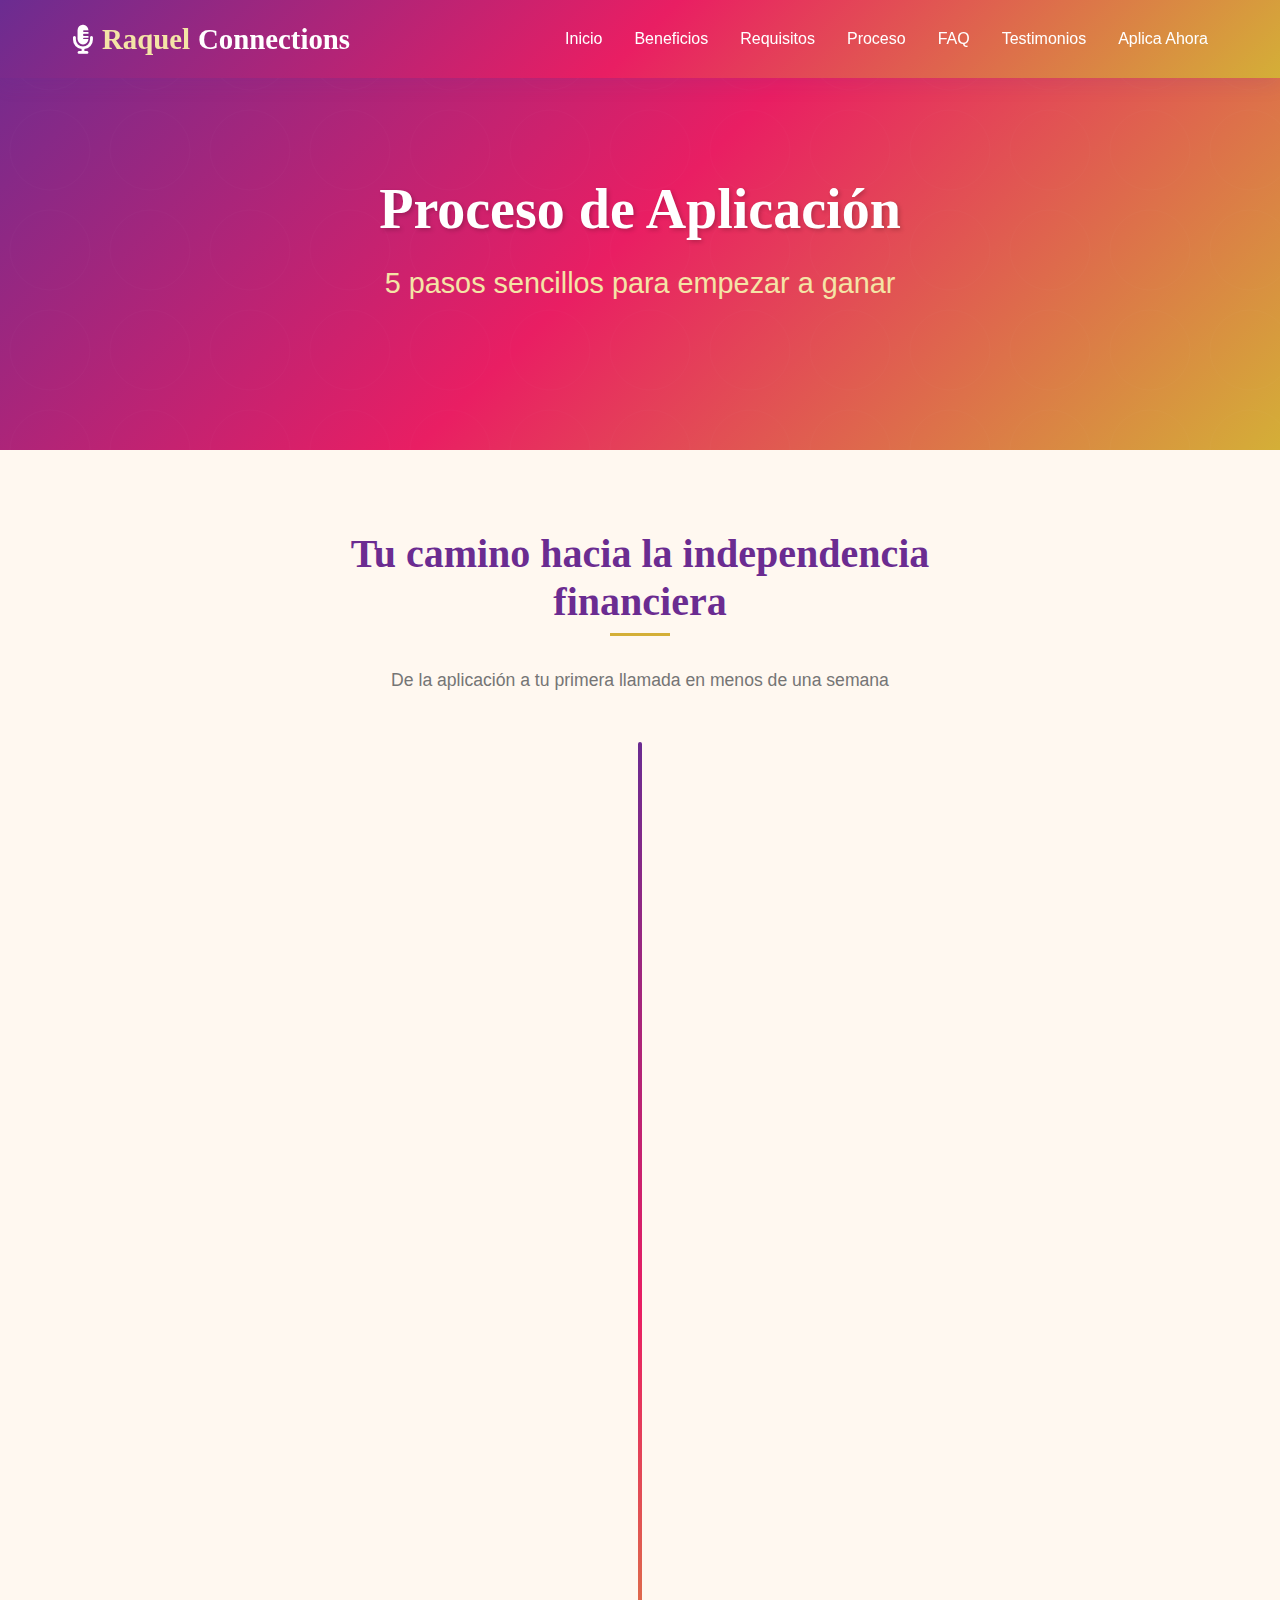
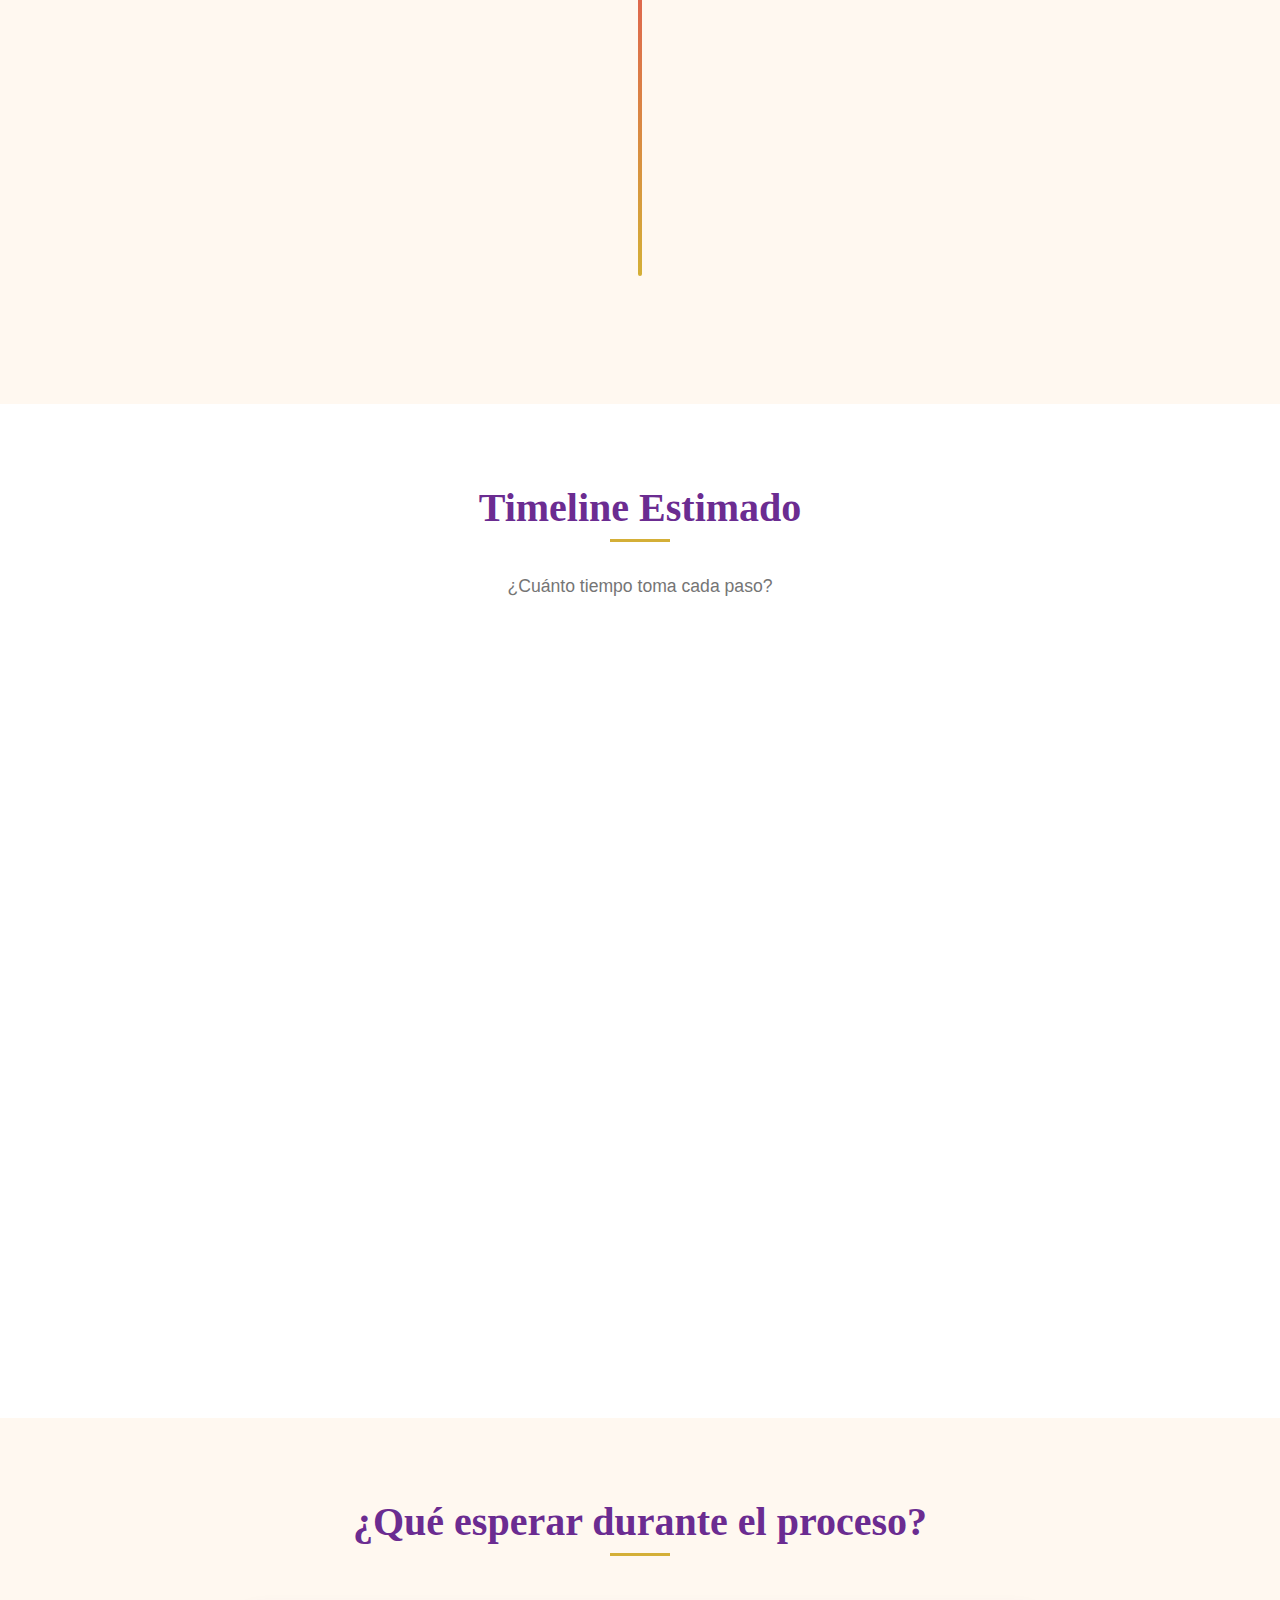
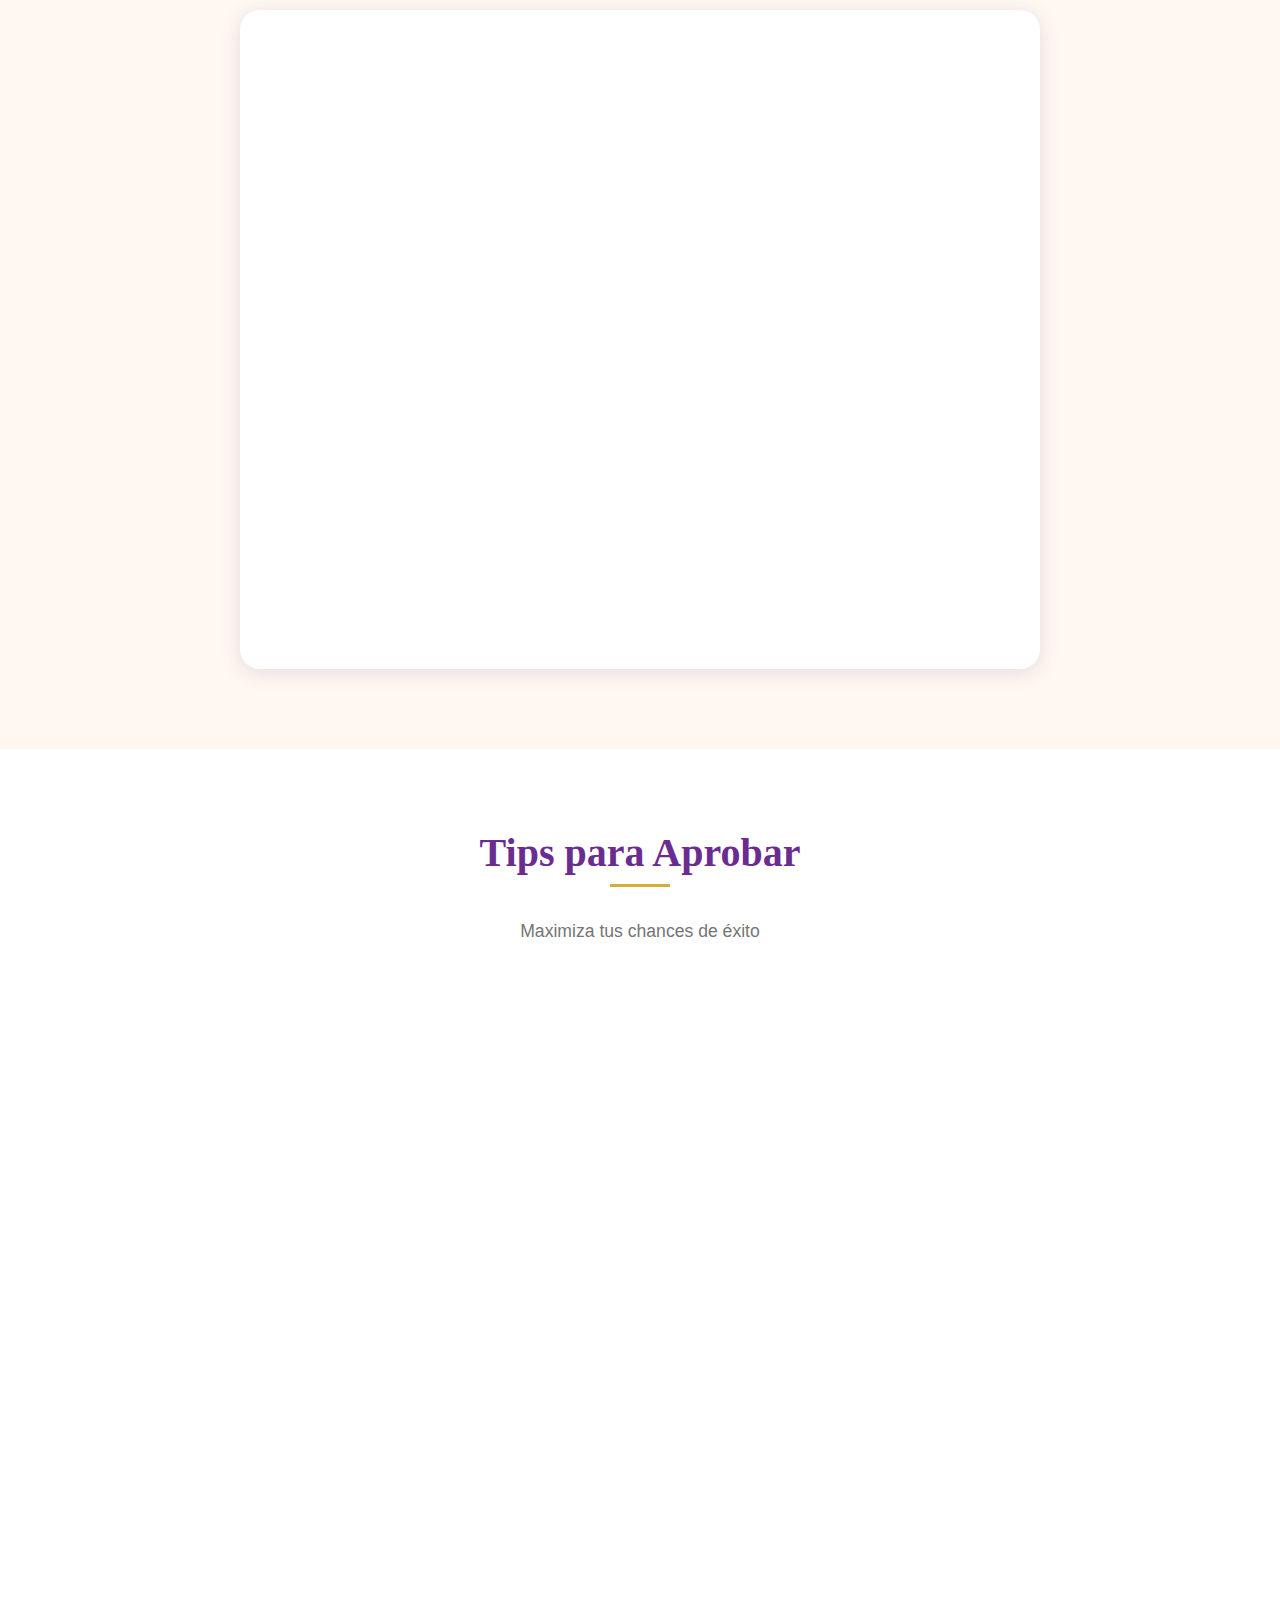
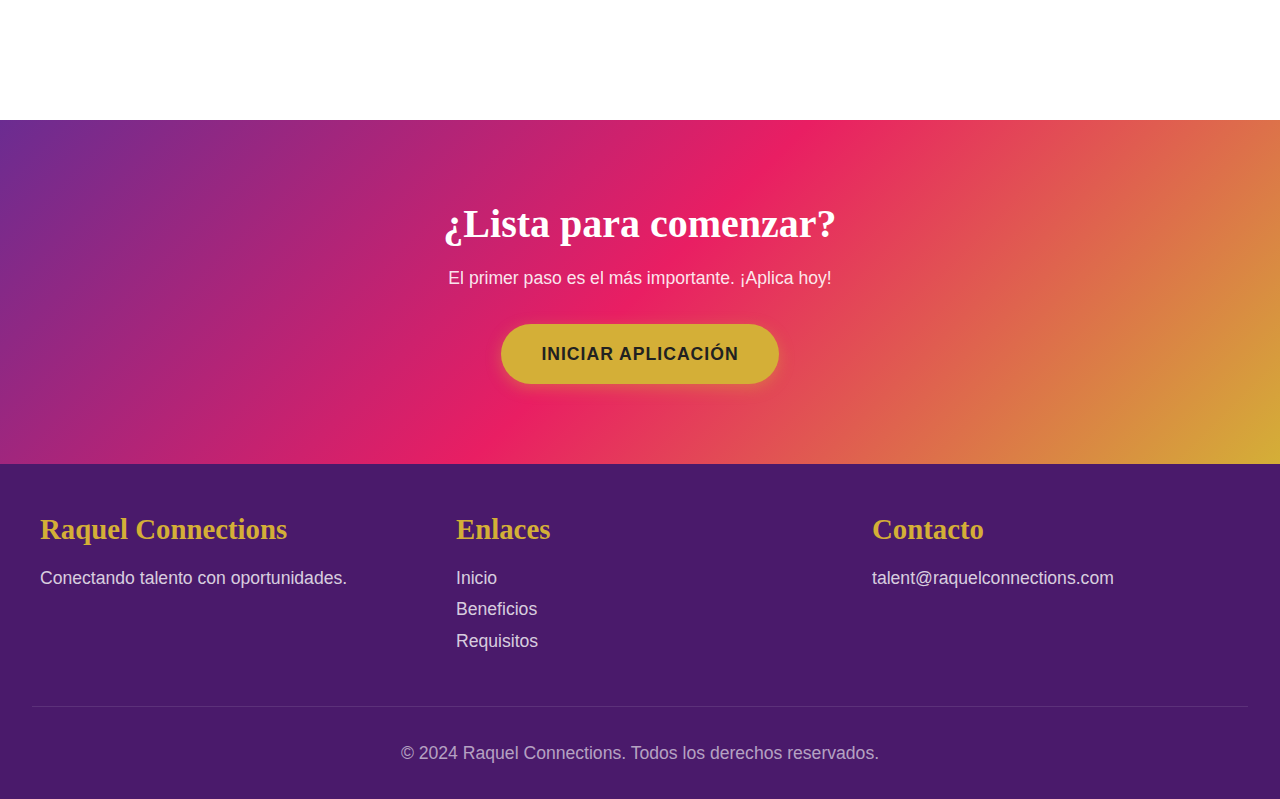
<file: proceso.html>
<!DOCTYPE html>
<html lang="es">
<head>
    <meta charset="UTF-8">
    <meta name="viewport" content="width=device-width, initial-scale=1.0">
    <meta name="description" content="Proceso de aplicación para trabajar con Raquel Connections. 5 pasos sencillos para empezar a ganar.">
    <meta name="keywords" content="proceso aplicación, como aplicar, pasos para trabajar">
    <title>Proceso de Aplicación | Raquel Connections</title>
    <link rel="stylesheet" href="css/style.css">
    <link rel="stylesheet" href="https://cdnjs.cloudflare.com/ajax/libs/font-awesome/6.4.0/css/all.min.css">
</head>
<body>
    <!-- Header -->
    <header>
        <nav>
            <a href="index.html" class="logo">
                <i class="fas fa-microphone-alt"></i>
                <span>Raquel</span> Connections
            </a>
            <ul class="nav-links">
                <li><a href="index.html">Inicio</a></li>
                <li><a href="beneficios.html">Beneficios</a></li>
                <li><a href="requisitos.html">Requisitos</a></li>
                <li><a href="proceso.html">Proceso</a></li>
                <li><a href="faq.html">FAQ</a></li>
                <li><a href="testimonials.html">Testimonios</a></li>
                <li><a href="aplicar.html">Aplica Ahora</a></li>
            </ul>
            <button class="mobile-menu-btn" aria-label="Menu">
                <i class="fas fa-bars"></i>
            </button>
        </nav>
    </header>

    <!-- Page Header -->
    <section class="hero" style="min-height: 50vh; padding-top: 8rem;">
        <div class="hero-content">
            <h1>Proceso de Aplicación</h1>
            <p class="hero-subtitle">5 pasos sencillos para empezar a ganar</p>
        </div>
    </section>

    <!-- Process Steps -->
    <section>
        <div class="section-header">
            <h2>Tu camino hacia la independencia financiera</h2>
            <p>De la aplicación a tu primera llamada en menos de una semana</p>
        </div>
        
        <div class="process-steps">
            <div class="process-step">
                <div class="step-number">1</div>
                <div class="step-content">
                    <h3>Llena el Formulario Online</h3>
                    <p>Completa nuestra aplicación con tus datos básicos, información de contacto y disponibilidad. Toma menos de 10 minutos.</p>
                    <span style="color: var(--gold); font-weight: 600;">⏱️ 10 minutos</span>
                </div>
            </div>
            
            <div class="process-step">
                <div class="step-number">2</div>
                <div class="step-content">
                    <h3>Entrevista por Teléfono</h3>
                    <p>Una de nuestras reclutadoras te llamará para conocerte, responder tus preguntas y evaluar tu comunicación verbal.</p>
                    <span style="color: var(--gold); font-weight: 600;">⏱️ 15 minutos</span>
                </div>
            </div>
            
            <div class="process-step">
                <div class="step-number">3</div>
                <div class="step-content">
                    <h3>Audición de Voz</h3>
                    <p>Grabarás una breve muestra de lectura (5 minutos) para evaluar tu voz, dicción y capacidad de expresión.</p>
                    <span style="color: var(--gold); font-weight: 600;">⏱️ 5 minutos</span>
                </div>
            </div>
            
            <div class="process-step">
                <div class="step-number">4</div>
                <div class="step-content">
                    <h3>Capacitación</h3>
                    <p>Programa completo de entrenamiento donde aprenderás técnicas de comunicación, manejo de llamadas y plataformas.</p>
                    <span style="color: var(--gold); font-weight: 600;">⏱️ 2-3 horas</span>
                </div>
            </div>
            
            <div class="process-step">
                <div class="step-number">5</div>
                <div class="step-content">
                    <h3>¡Empiezas a Ganar!</h3>
                    <p>Recibes tus credenciales de acceso y comienzas a recibir llamadas. Soporte disponible 24/7 para ayudarte.</p>
                    <span style="color: var(--gold); font-weight: 600;">🚀 ¡Inicio inmediato!</span>
                </div>
            </div>
        </div>
    </section>

    <!-- Timeline -->
    <section class="light-section">
        <div class="section-header">
            <h2>Timeline Estimado</h2>
            <p>¿Cuánto tiempo toma cada paso?</p>
        </div>
        <div class="benefits-grid" style="max-width: 1000px;">
            <div class="benefit-card" style="text-align: left;">
                <h3>📅 Día 1-2: Aplicación y Revisión</h3>
                <p>Envías tu aplicación. Nuestro equipo la revisa en 24-48 horas. Si cumples los requisitos básicos, pasas a entrevista.</p>
            </div>
            <div class="benefit-card" style="text-align: left;">
                <h3>📞 Día 2-3: Entrevista</h3>
                <p>Programamos tu llamada de entrevista. Hablamos sobre expectativas, respondemos preguntas y evaluamos comunicación.</p>
            </div>
            <div class="benefit-card" style="text-align: left;">
                <h3>🎤 Día 3-4: Audición</h3>
                <p>Te enviamos un script para grabar. Evaluamos tu voz, dicción y capacidad de interpretación.</p>
            </div>
            <div class="benefit-card" style="text-align: left;">
                <h3>🎓 Día 4-5: Capacitación</h3>
                <p>Si apruebas la audición, comienzas tu entrenamiento. Puede ser en vivo o grabado según tu horario.</p>
            </div>
            <div class="benefit-card" style="text-align: left;">
                <h3>✅ Día 5-7: Activación</h3>
                <p>Al completar la capacitación, tu perfil se activa y comienzas a recibir llamadas. ¡Tu primer pago en 7 días!</p>
            </div>
        </div>
    </section>

    <!-- What to Expect -->
    <section>
        <div class="section-header">
            <h2>¿Qué esperar durante el proceso?</h2>
        </div>
        <div class="features-list">
            <div class="feature-item">
                <div class="feature-icon">✅</div>
                <div class="feature-content">
                    <h3>Comunicación Constante</h3>
                    <p>Recibirás actualizaciones por email en cada etapa. Nunca te quedarás sin saber el estado de tu aplicación.</p>
                </div>
            </div>
            <div class="feature-item">
                <div class="feature-icon">✅</div>
                <div class="feature-content">
                    <h3>Retroalimentación Constructiva</h3>
                    <p>Si no pasas una etapa, te daremos tips específicos para mejorar. Puedes reaplicar en 30 días.</p>
                </div>
            </div>
            <div class="feature-item">
                <div class="feature-icon">✅</div>
                <div class="feature-content">
                    <h3>Sin Costos Ocultos</h3>
                    <p>El proceso de aplicación y capacitación es completamente gratuito. Nunca te pedimos dinero.</p>
                </div>
            </div>
            <div class="feature-item">
                <div class="feature-icon">✅</div>
                <div class="feature-content">
                    <h3>Confidencialidad Garantizada</h3>
                    <p>Tu información es 100% privada. Usamos seudónimos para proteger tu identidad.</p>
                </div>
            </div>
        </div>
    </section>

    <!-- Tips for Success -->
    <section class="light-section">
        <div class="section-header">
            <h2>Tips para Aprobar</h2>
            <p>Maximiza tus chances de éxito</p>
        </div>
        <div class="benefits-grid" style="max-width: 900px;">
            <div class="benefit-card">
                <div class="benefit-icon">🎯</div>
                <h3>Sé Auténtica</h3>
                <p>No intentes imitar a nadie. Tu personalidad única es tu mayor activo.</p>
            </div>
            <div class="benefit-card">
                <div class="benefit-icon">🔊</div>
                <h3>Prueba tu Audio</h3>
                <p>Antes de la audición, prueba tu micrófono y elimina ruido de fondo.</p>
            </div>
            <div class="benefit-card">
                <div class="benefit-icon">😊</div>
                <h3>Sonríe al Hablar</h3>
                <p>Se nota en tu voz. Una actitud positiva marca la diferencia.</p>
            </div>
            <div class="benefit-card">
                <div class="benefit-icon">❓</div>
                <h3>Haz Preguntas</h3>
                <p>En la entrevista, pregunta todo lo que quieras saber. Muestra interés.</p>
            </div>
        </div>
    </section>

    <!-- CTA Section -->
    <section class="cta-section">
        <h2>¿Lista para comenzar?</h2>
        <p>El primer paso es el más importante. ¡Aplica hoy!</p>
        <a href="aplicar.html" class="btn btn-primary">Iniciar Aplicación</a>
    </section>

    <!-- Footer -->
    <footer>
        <div class="footer-content">
            <div class="footer-section">
                <h3>Raquel Connections</h3>
                <p>Conectando talento con oportunidades.</p>
            </div>
            <div class="footer-section">
                <h3>Enlaces</h3>
                <p>
                    <a href="index.html">Inicio</a><br>
                    <a href="beneficios.html">Beneficios</a><br>
                    <a href="requisitos.html">Requisitos</a>
                </p>
            </div>
            <div class="footer-section">
                <h3>Contacto</h3>
                <p>talent@raquelconnections.com</p>
            </div>
        </div>
        <div class="footer-bottom">
            <p>&copy; 2024 Raquel Connections. Todos los derechos reservados.</p>
        </div>
    </footer>

    <script src="js/main.js"></script>
</body>
</html>
</file>
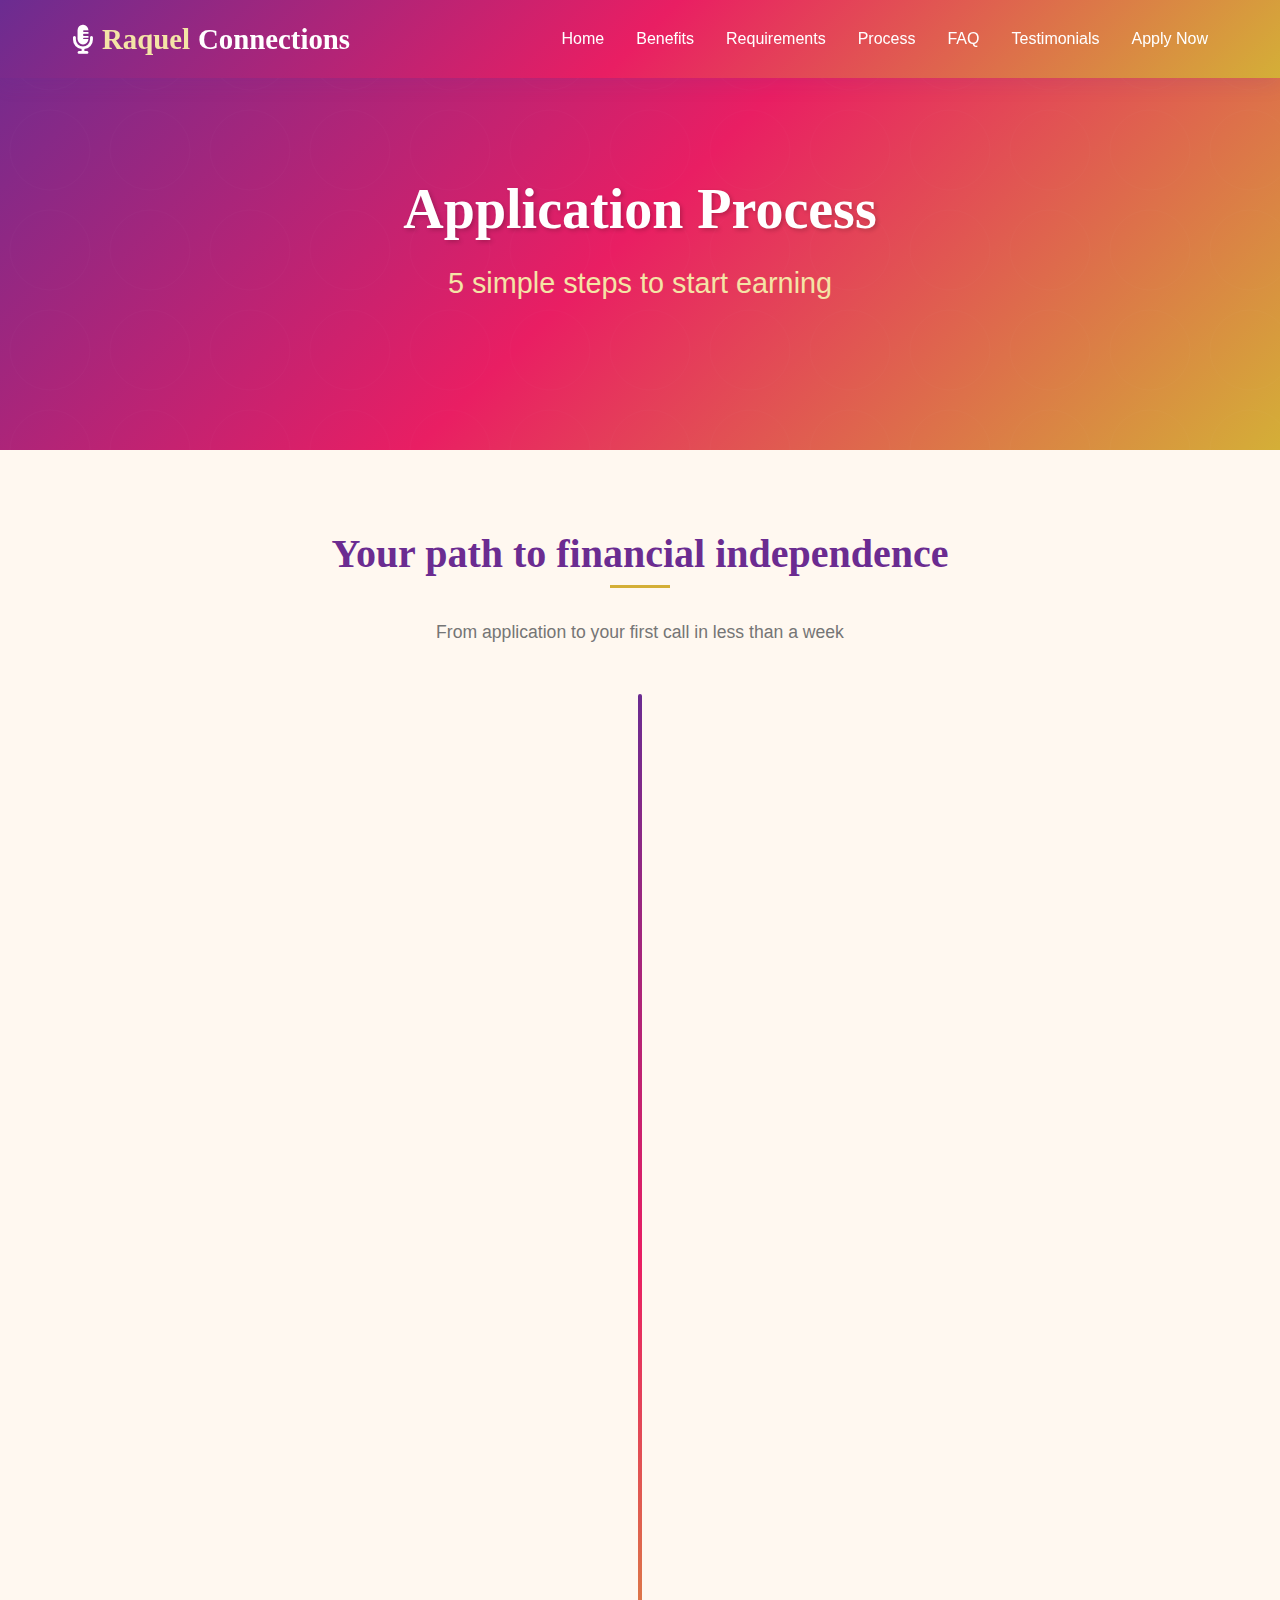
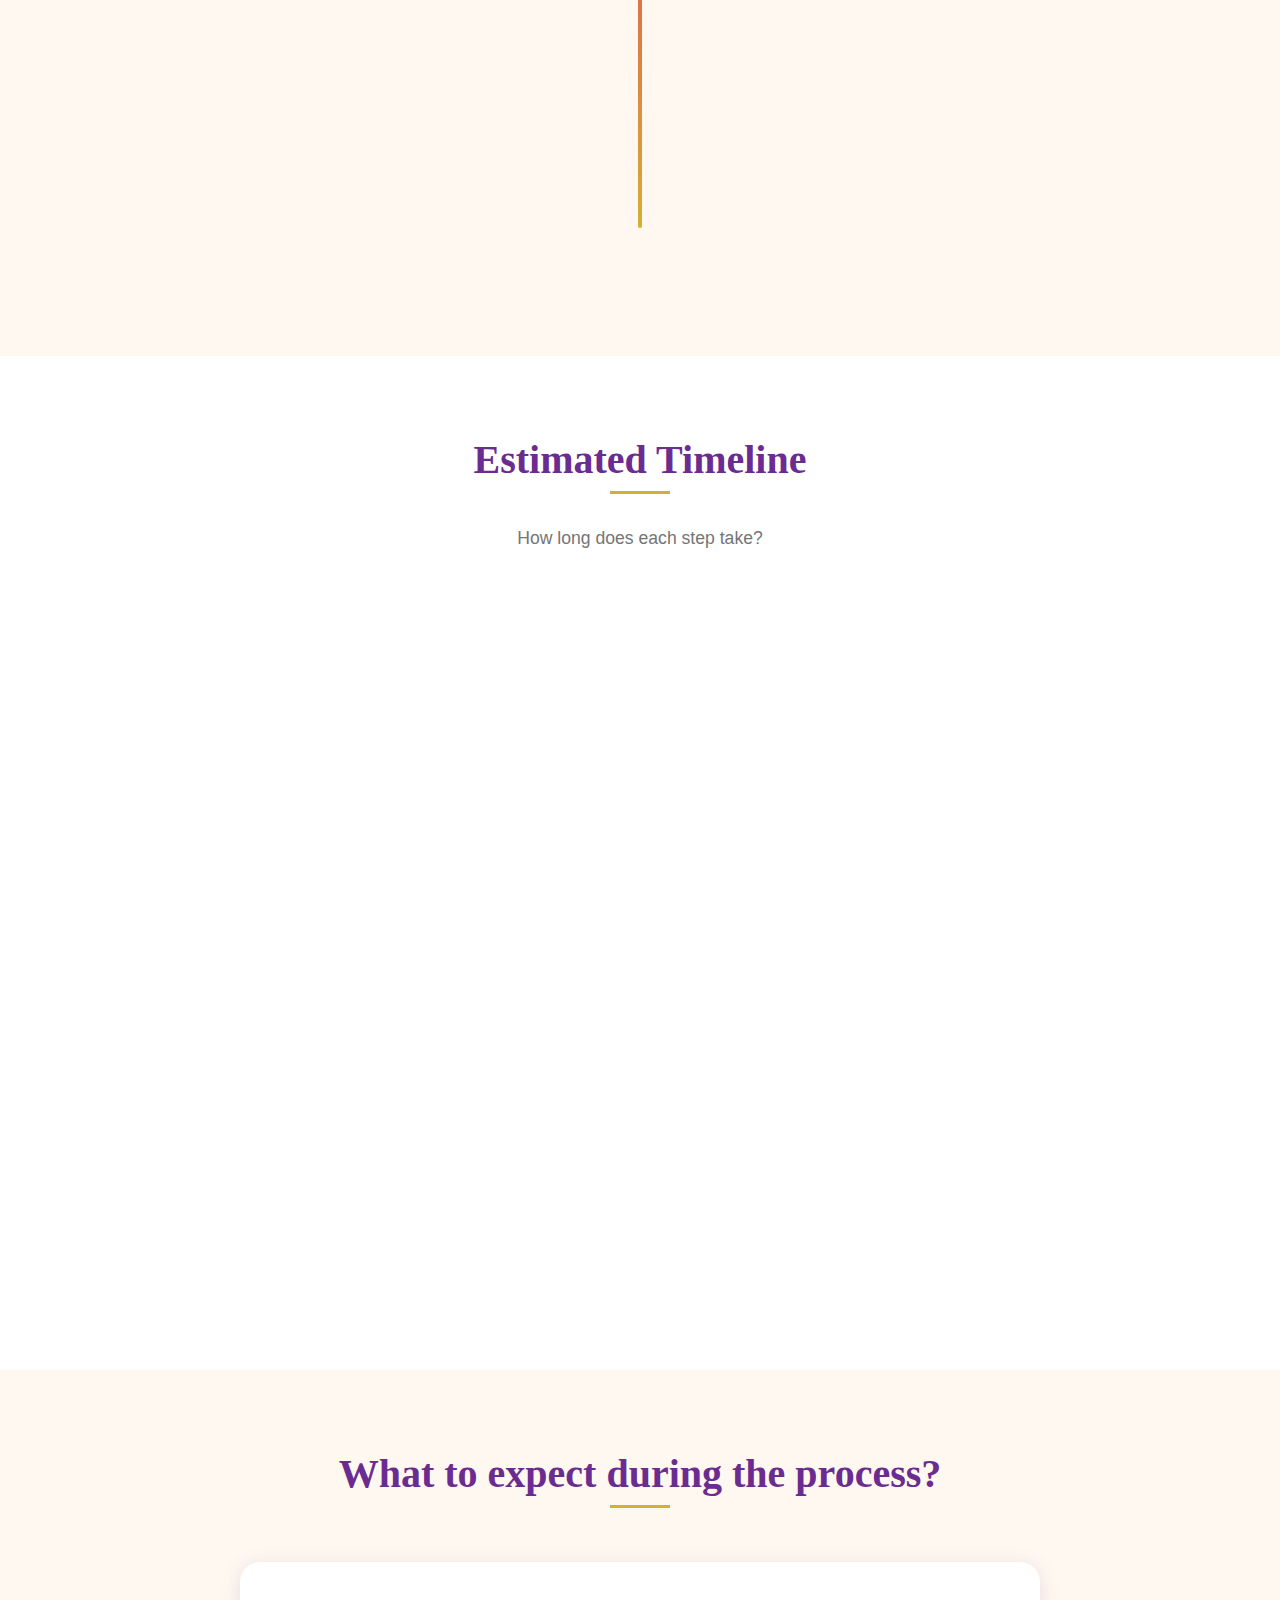
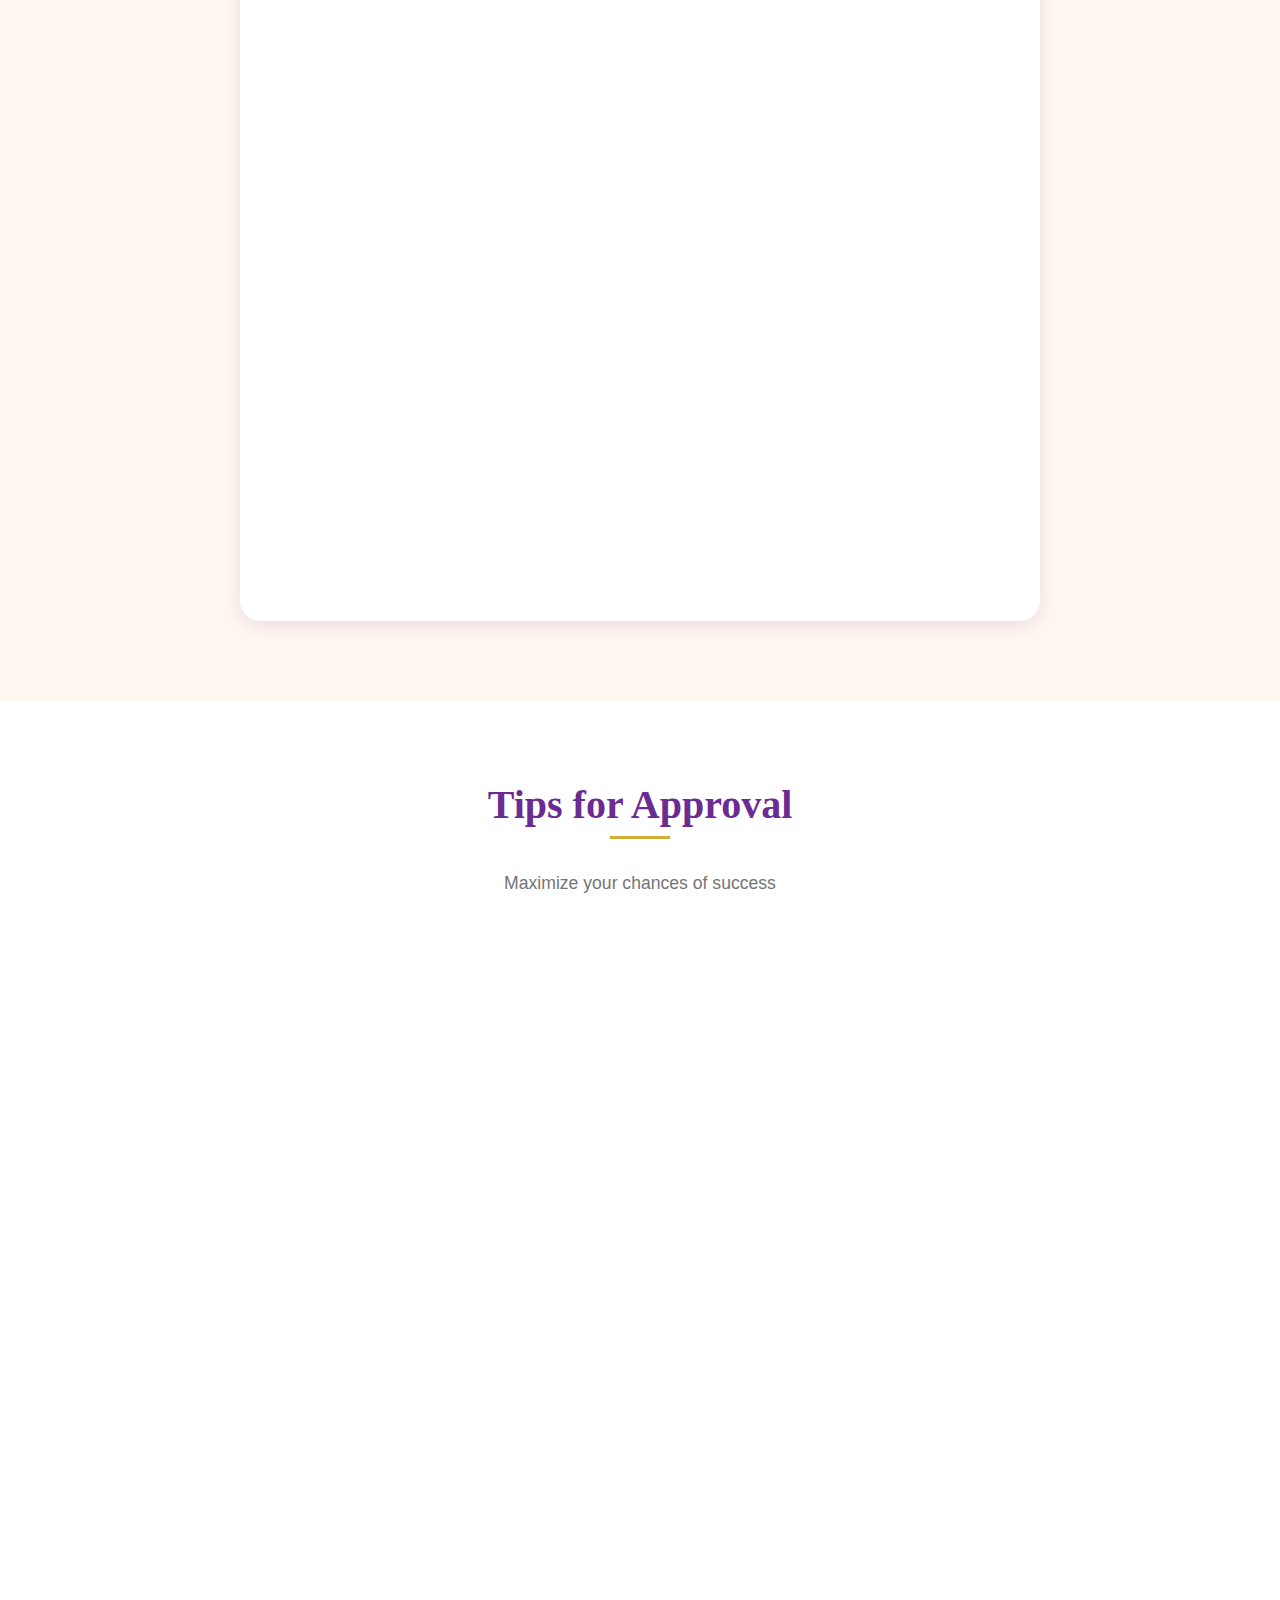
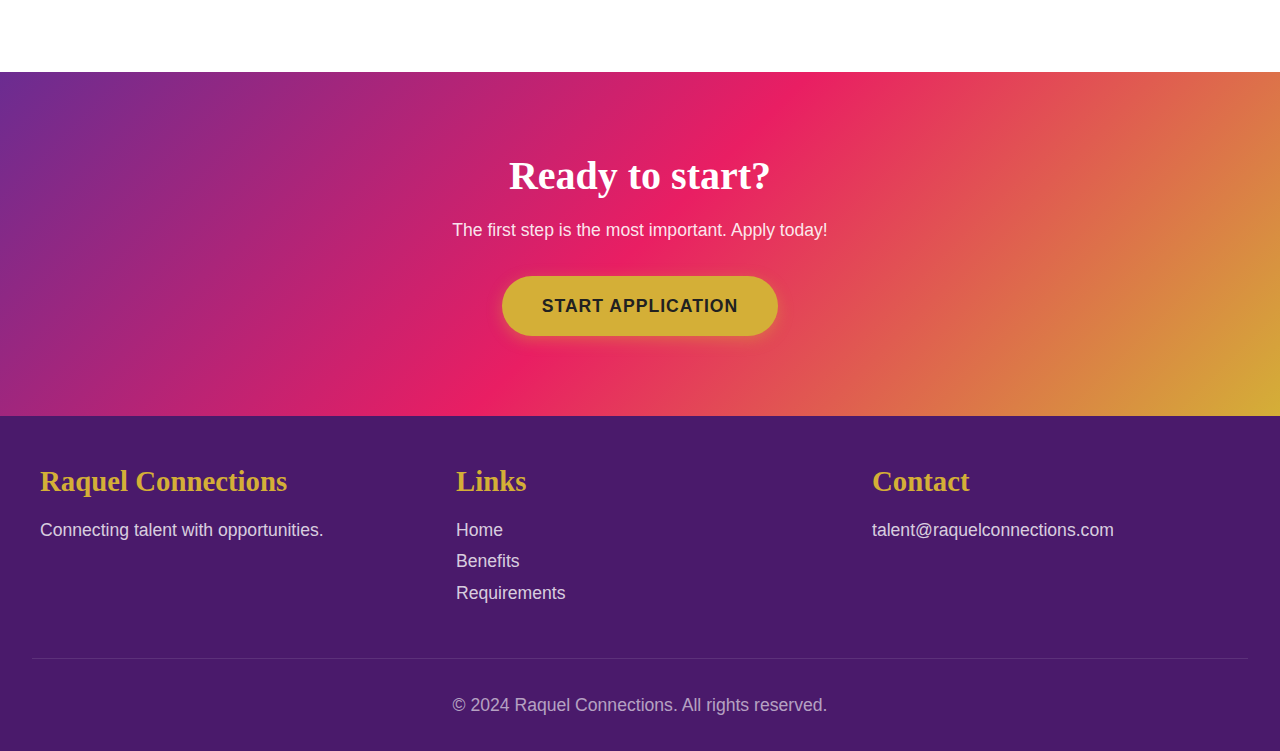
<file: process.html>
<!DOCTYPE html>
<html lang="en">
<head>
    <meta charset="UTF-8">
    <meta name="viewport" content="width=device-width, initial-scale=1.0">
    <meta name="description" content="Application process to work with Raquel Connections. 5 simple steps to start earning.">
    <meta name="keywords" content="application process, how to apply, steps to work">
    <title>Application Process | Raquel Connections</title>
    <link rel="stylesheet" href="css/style.css">
    <link rel="stylesheet" href="https://cdnjs.cloudflare.com/ajax/libs/font-awesome/6.4.0/css/all.min.css">
</head>
<body>
    <!-- Header -->
    <header>
        <nav>
            <a href="index.html" class="logo">
                <i class="fas fa-microphone-alt"></i>
                <span>Raquel</span> Connections
            </a>
            <ul class="nav-links">
                <li><a href="index.html">Home</a></li>
                <li><a href="benefits.html">Benefits</a></li>
                <li><a href="requirements.html">Requirements</a></li>
                <li><a href="process.html">Process</a></li>
                <li><a href="faq.html">FAQ</a></li>
                <li><a href="testimonials.html">Testimonials</a></li>
                <li><a href="apply.html">Apply Now</a></li>
            </ul>
            <button class="mobile-menu-btn" aria-label="Menu">
                <i class="fas fa-bars"></i>
            </button>
        </nav>
    </header>

    <!-- Page Header -->
    <section class="hero" style="min-height: 50vh; padding-top: 8rem;">
        <div class="hero-content">
            <h1>Application Process</h1>
            <p class="hero-subtitle">5 simple steps to start earning</p>
        </div>
    </section>

    <!-- Process Steps -->
    <section>
        <div class="section-header">
            <h2>Your path to financial independence</h2>
            <p>From application to your first call in less than a week</p>
        </div>
        
        <div class="process-steps">
            <div class="process-step">
                <div class="step-number">1</div>
                <div class="step-content">
                    <h3>Fill Out the Online Form</h3>
                    <p>Complete our application with your basic information, contact details and availability. Takes less than 10 minutes.</p>
                    <span style="color: var(--gold); font-weight: 600;">⏱️ 10 minutes</span>
                </div>
            </div>
            
            <div class="process-step">
                <div class="step-number">2</div>
                <div class="step-content">
                    <h3>Phone Interview</h3>
                    <p>One of our recruiters will call you to get to know you, answer your questions and evaluate your verbal communication.</p>
                    <span style="color: var(--gold); font-weight: 600;">⏱️ 15 minutes</span>
                </div>
            </div>
            
            <div class="process-step">
                <div class="step-number">3</div>
                <div class="step-content">
                    <h3>Voice Audition</h3>
                    <p>You'll record a brief reading sample (5 minutes) to evaluate your voice, diction and expression ability.</p>
                    <span style="color: var(--gold); font-weight: 600;">⏱️ 5 minutes</span>
                </div>
            </div>
            
            <div class="process-step">
                <div class="step-number">4</div>
                <div class="step-content">
                    <h3>Training</h3>
                    <p>Complete training program where you'll learn communication techniques, call handling and platforms.</p>
                    <span style="color: var(--gold); font-weight: 600;">⏱️ 2-3 hours</span>
                </div>
            </div>
            
            <div class="process-step">
                <div class="step-number">5</div>
                <div class="step-content">
                    <h3>Start Earning!</h3>
                    <p>You receive your access credentials and start receiving calls. 24/7 support available to help you.</p>
                    <span style="color: var(--gold); font-weight: 600;">🚀 Immediate start!</span>
                </div>
            </div>
        </div>
    </section>

    <!-- Timeline -->
    <section class="light-section">
        <div class="section-header">
            <h2>Estimated Timeline</h2>
            <p>How long does each step take?</p>
        </div>
        <div class="benefits-grid" style="max-width: 1000px;">
            <div class="benefit-card" style="text-align: left;">
                <h3>📅 Days 1-2: Application and Review</h3>
                <p>You submit your application. Our team reviews it within 24-48 hours. If you meet basic requirements, you move to interview.</p>
            </div>
            <div class="benefit-card" style="text-align: left;">
                <h3>📞 Days 2-3: Interview</h3>
                <p>We schedule your interview call. We discuss expectations, answer questions and evaluate communication.</p>
            </div>
            <div class="benefit-card" style="text-align: left;">
                <h3>🎤 Days 3-4: Audition</h3>
                <p>We send you a script to record. We evaluate your voice, diction and interpretation ability.</p>
            </div>
            <div class="benefit-card" style="text-align: left;">
                <h3>🎓 Days 4-5: Training</h3>
                <p>If you pass the audition, you begin training. Can be live or recorded according to your schedule.</p>
            </div>
            <div class="benefit-card" style="text-align: left;">
                <h3>✅ Days 5-7: Activation</h3>
                <p>Upon completing training, your profile activates and you start receiving calls. Your first payment in 7 days!</p>
            </div>
        </div>
    </section>

    <!-- What to Expect -->
    <section>
        <div class="section-header">
            <h2>What to expect during the process?</h2>
        </div>
        <div class="features-list">
            <div class="feature-item">
                <div class="feature-icon">✅</div>
                <div class="feature-content">
                    <h3>Constant Communication</h3>
                    <p>You'll receive email updates at each stage. You'll never be left wondering about your application status.</p>
                </div>
            </div>
            <div class="feature-item">
                <div class="feature-icon">✅</div>
                <div class="feature-content">
                    <h3>Constructive Feedback</h3>
                    <p>If you don't pass a stage, we'll give you specific tips to improve. You can reapply in 30 days.</p>
                </div>
            </div>
            <div class="feature-item">
                <div class="feature-icon">✅</div>
                <div class="feature-content">
                    <h3>No Hidden Costs</h3>
                    <p>The application and training process is completely free. We never ask you for money.</p>
                </div>
            </div>
            <div class="feature-item">
                <div class="feature-icon">✅</div>
                <div class="feature-content">
                    <h3>Guaranteed Confidentiality</h3>
                    <p>Your information is 100% private. We use pseudonyms to protect your identity.</p>
                </div>
            </div>
        </div>
    </section>

    <!-- Tips for Success -->
    <section class="light-section">
        <div class="section-header">
            <h2>Tips for Approval</h2>
            <p>Maximize your chances of success</p>
        </div>
        <div class="benefits-grid" style="max-width: 900px;">
            <div class="benefit-card">
                <div class="benefit-icon">🎯</div>
                <h3>Be Authentic</h3>
                <p>Don't try to imitate anyone. Your unique personality is your greatest asset.</p>
            </div>
            <div class="benefit-card">
                <div class="benefit-icon">🔊</div>
                <h3>Test Your Audio</h3>
                <p>Before the audition, test your microphone and eliminate background noise.</p>
            </div>
            <div class="benefit-card">
                <div class="benefit-icon">😊</div>
                <h3>Smile While Speaking</h3>
                <p>It shows in your voice. A positive attitude makes the difference.</p>
            </div>
            <div class="benefit-card">
                <div class="benefit-icon">❓</div>
                <h3>Ask Questions</h3>
                <p>In the interview, ask everything you want to know. Show interest.</p>
            </div>
        </div>
    </section>

    <!-- CTA Section -->
    <section class="cta-section">
        <h2>Ready to start?</h2>
        <p>The first step is the most important. Apply today!</p>
        <a href="apply.html" class="btn btn-primary">Start Application</a>
    </section>

    <!-- Footer -->
    <footer>
        <div class="footer-content">
            <div class="footer-section">
                <h3>Raquel Connections</h3>
                <p>Connecting talent with opportunities.</p>
            </div>
            <div class="footer-section">
                <h3>Links</h3>
                <p>
                    <a href="index.html">Home</a><br>
                    <a href="benefits.html">Benefits</a><br>
                    <a href="requirements.html">Requirements</a>
                </p>
            </div>
            <div class="footer-section">
                <h3>Contact</h3>
                <p>talent@raquelconnections.com</p>
            </div>
        </div>
        <div class="footer-bottom">
            <p>&copy; 2024 Raquel Connections. All rights reserved.</p>
        </div>
    </footer>

    <script src="js/main.js"></script>
</body>
</html>
</file>
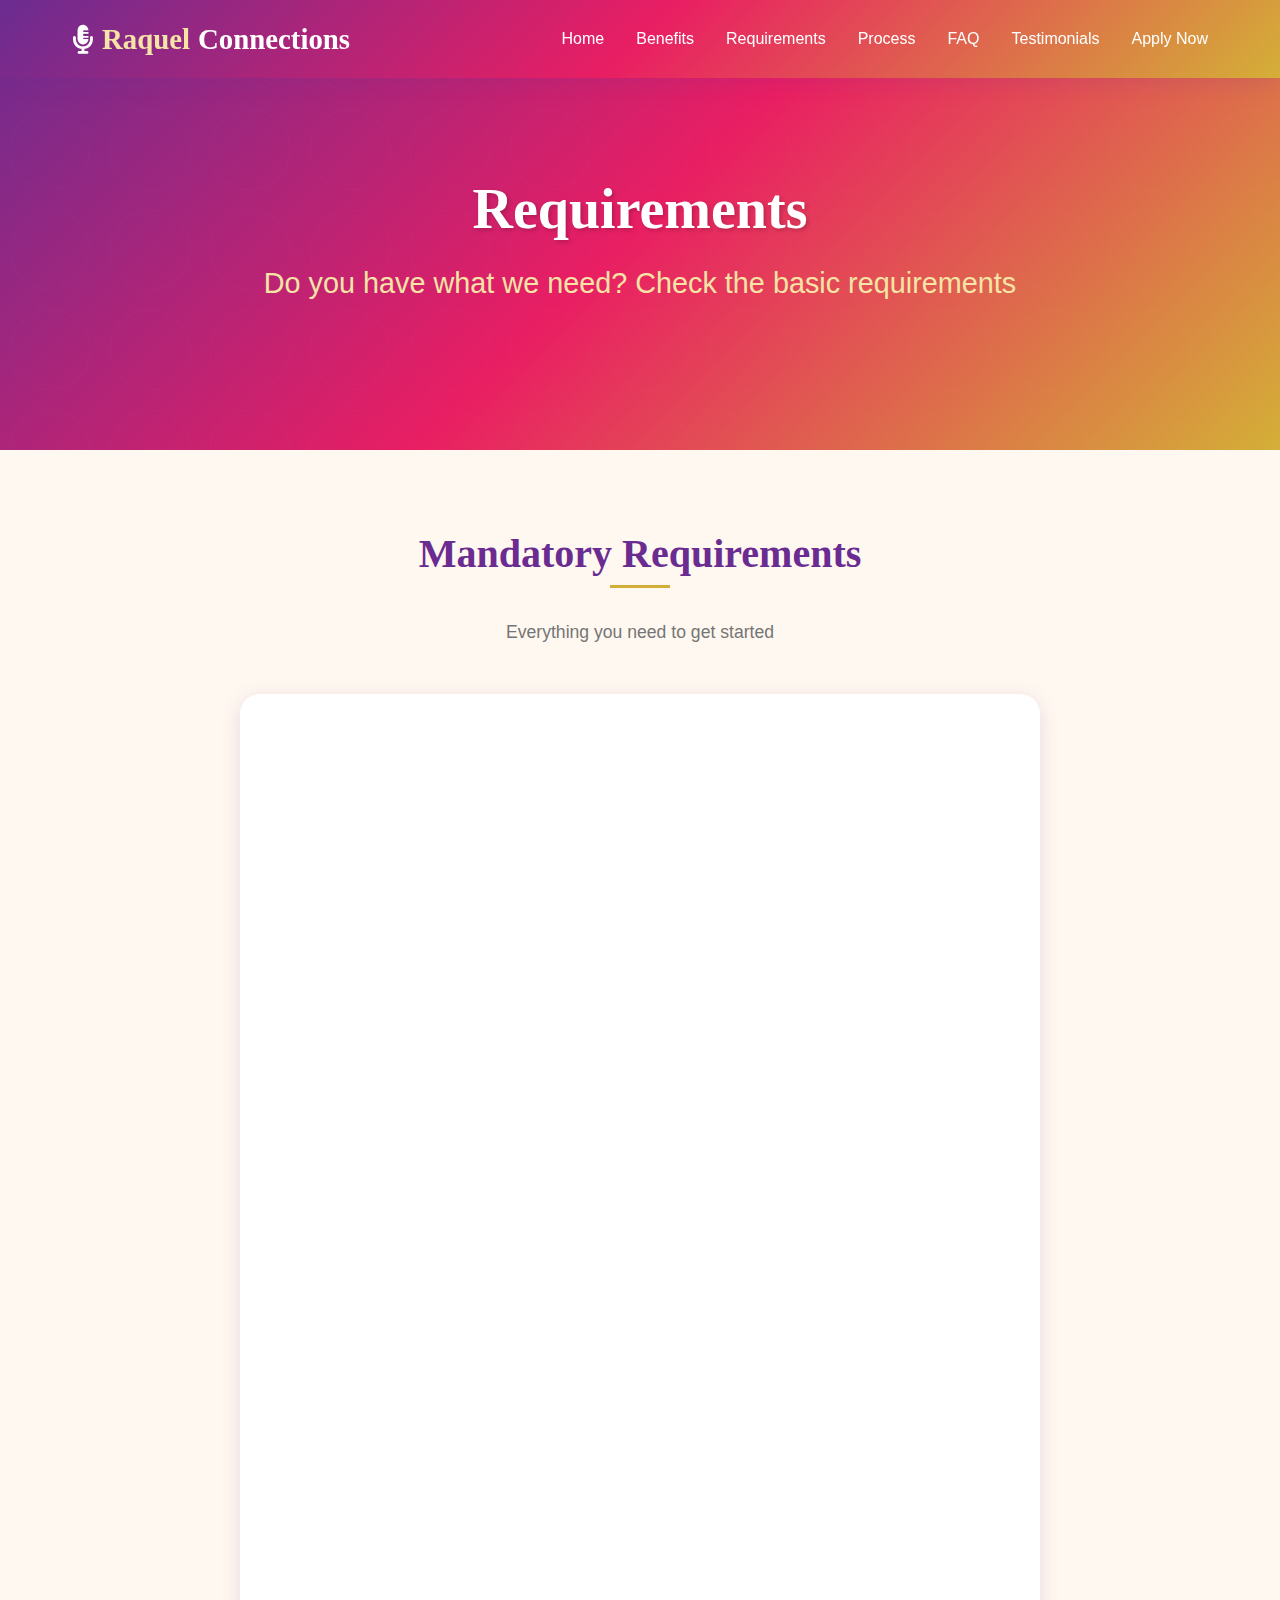
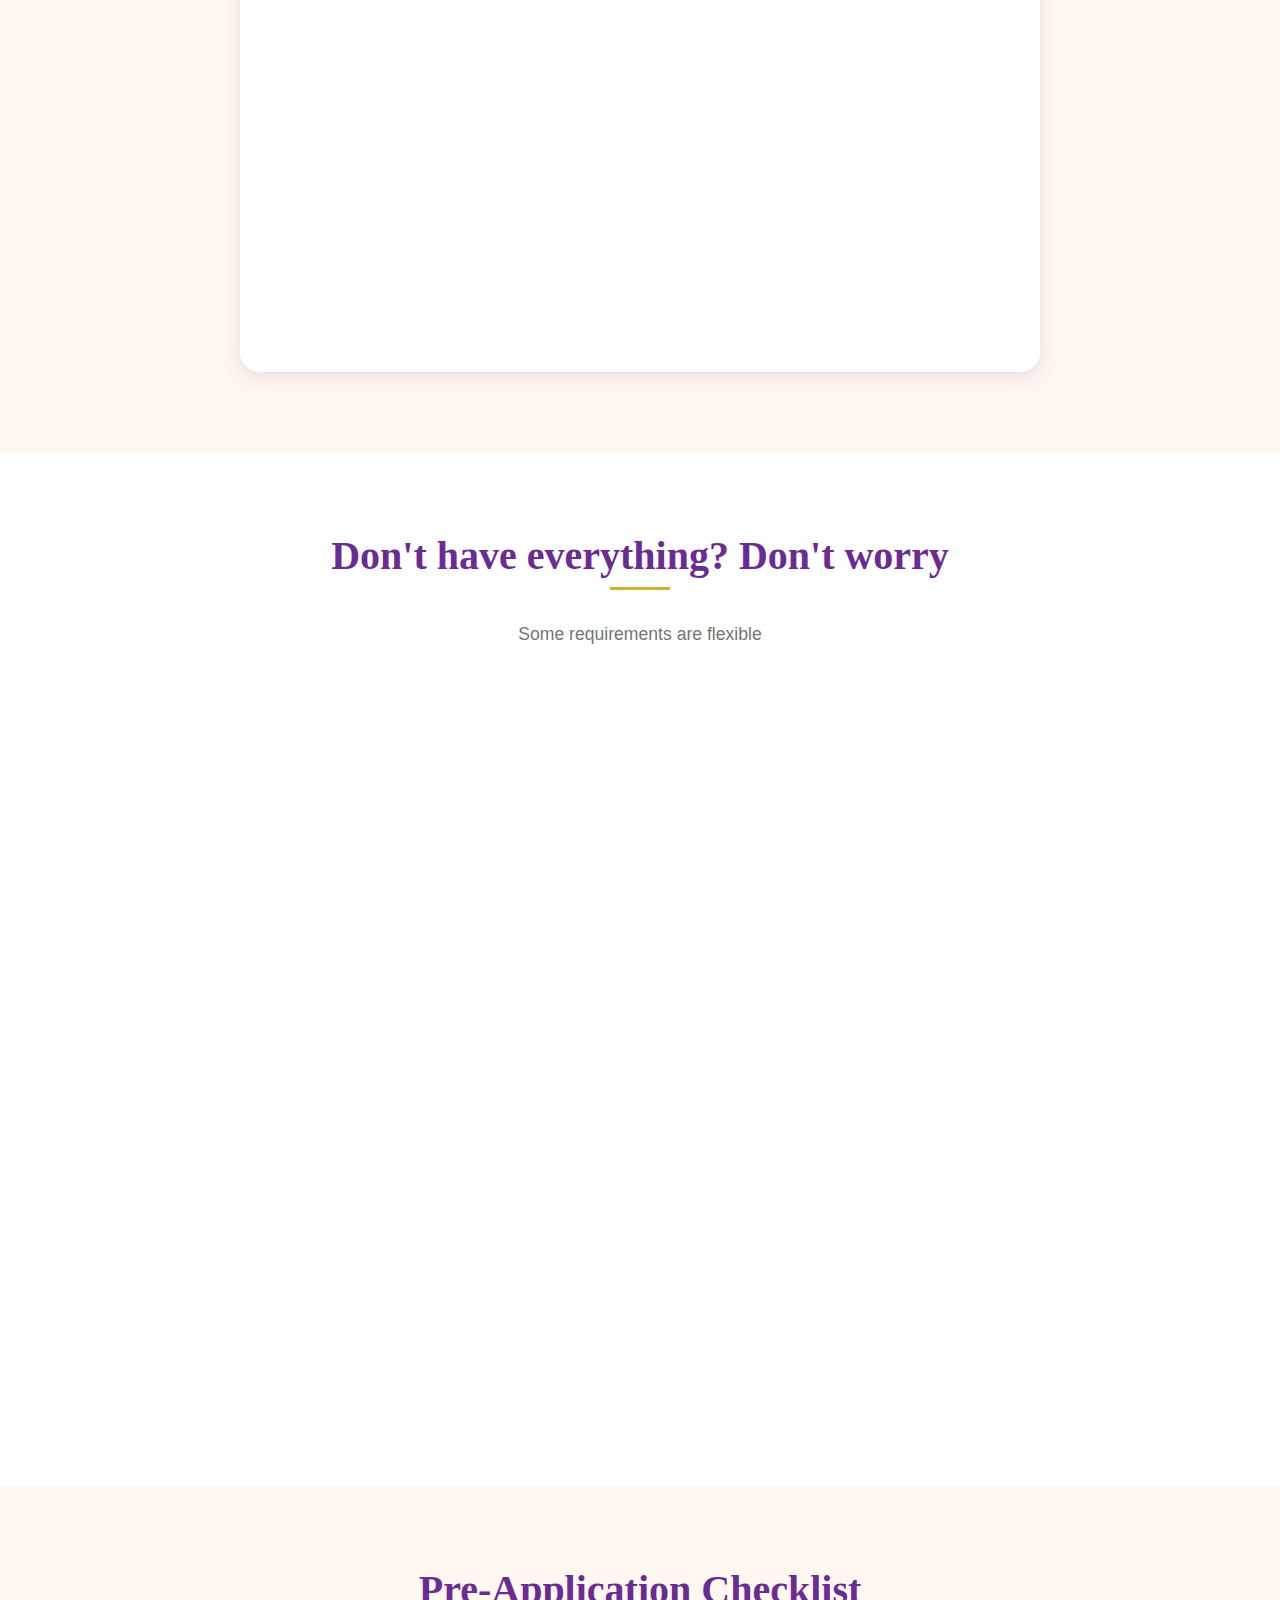
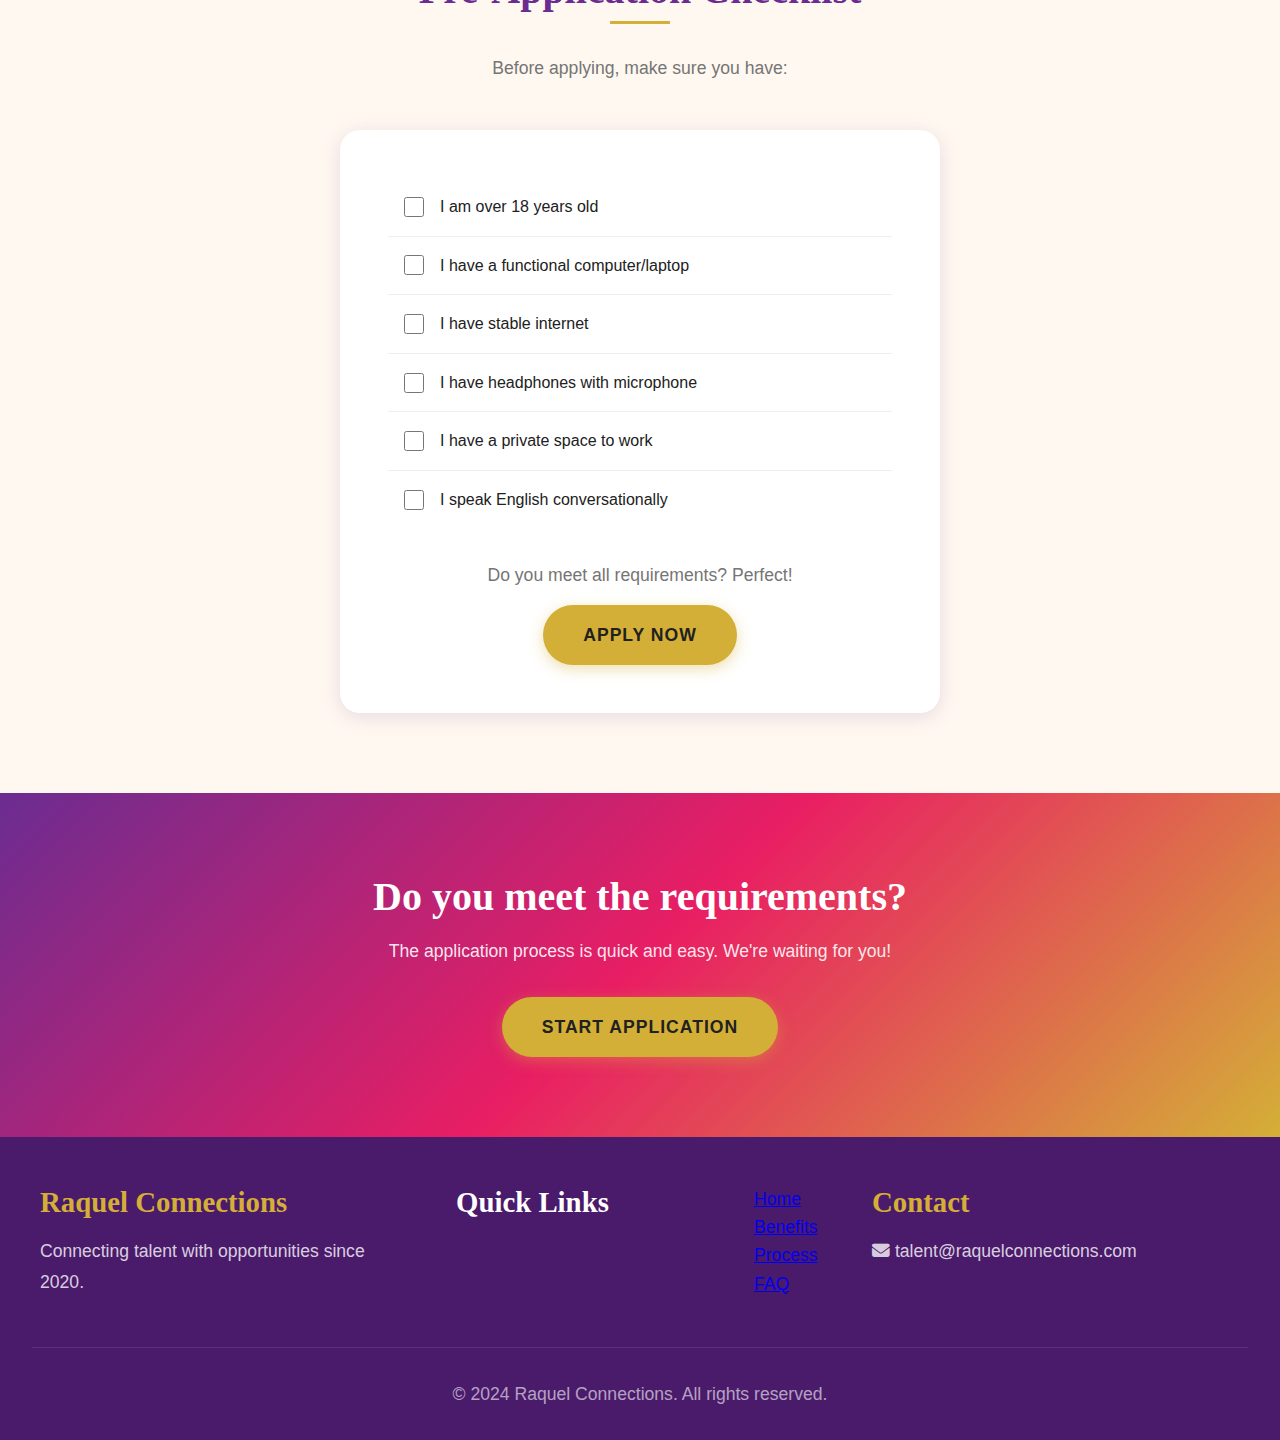
<file: requirements.html>
<!DOCTYPE html>
<html lang="en">
<head>
    <meta charset="UTF-8">
    <meta name="viewport" content="width=device-width, initial-scale=1.0">
    <meta name="description" content="Requirements to work as a voice operator with Raquel Connections. 18+, attractive voice, English fluency.">
    <meta name="keywords" content="voice work requirements, phone operator requirements, work from home">
    <title>Requirements | Raquel Connections</title>
    <link rel="stylesheet" href="css/style.css">
    <link rel="stylesheet" href="https://cdnjs.cloudflare.com/ajax/libs/font-awesome/6.4.0/css/all.min.css">
</head>
<body>
    <!-- Header -->
    <header>
        <nav>
            <a href="index.html" class="logo">
                <i class="fas fa-microphone-alt"></i>
                <span>Raquel</span> Connections
            </a>
            <ul class="nav-links">
                <li><a href="index.html">Home</a></li>
                <li><a href="benefits.html">Benefits</a></li>
                <li><a href="requirements.html">Requirements</a></li>
                <li><a href="process.html">Process</a></li>
                <li><a href="faq.html">FAQ</a></li>
                <li><a href="testimonials.html">Testimonials</a></li>
                <li><a href="apply.html">Apply Now</a></li>
            </ul>
            <button class="mobile-menu-btn" aria-label="Menu">
                <i class="fas fa-bars"></i>
            </button>
        </nav>
    </header>

    <!-- Page Header -->
    <section class="hero" style="min-height: 50vh; padding-top: 8rem;">
        <div class="hero-content">
            <h1>Requirements</h1>
            <p class="hero-subtitle">Do you have what we need? Check the basic requirements</p>
        </div>
    </section>

    <!-- Requirements List -->
    <section>
        <div class="section-header">
            <h2>Mandatory Requirements</h2>
            <p>Everything you need to get started</p>
        </div>
        <div class="features-list">
            <div class="feature-item">
                <div class="feature-icon">🎂</div>
                <div class="feature-content">
                    <h3>Over 18 years old</h3>
                    <p>You must be of legal working age in the United States. We will verify your identity with a valid official ID.</p>
                </div>
            </div>
            <div class="feature-item">
                <div class="feature-icon">🎤</div>
                <div class="feature-content">
                    <h3>Attractive and Expressive Voice</h3>
                    <p>Have a pleasant voice, good diction and ability to express emotions through tone. We don't seek perfection, we seek personality.</p>
                </div>
            </div>
            <div class="feature-item">
                <div class="feature-icon">🗣️</div>
                <div class="feature-content">
                    <h3>English Fluency</h3>
                    <p>Conversational level in English. Speaking Spanish is a very valued plus since we have Hispanic clients.</p>
                </div>
            </div>
            <div class="feature-item">
                <div class="feature-icon">💻</div>
                <div class="feature-content">
                    <h3>Computer or Laptop</h3>
                    <p>Functional PC or Mac with updated operating system. You'll need access to web platforms during work.</p>
                </div>
            </div>
            <div class="feature-item">
                <div class="feature-icon">🌐</div>
                <div class="feature-content">
                    <h3>Stable Internet</h3>
                    <p>High-speed internet connection (minimum 10 Mbps). Wired connection preferred over WiFi for greater stability.</p>
                </div>
            </div>
            <div class="feature-item">
                <div class="feature-icon">🎧</div>
                <div class="feature-content">
                    <h3>Good Quality Headphones</h3>
                    <p>Headphones with built-in professional quality microphone. Audio clarity is crucial for this job.</p>
                </div>
            </div>
            <div class="feature-item">
                <div class="feature-icon">🏠</div>
                <div class="feature-content">
                    <h3>Private Space</h3>
                    <p>A quiet and private place where you can work without interruptions or background noise. Confidentiality is paramount.</p>
                </div>
            </div>
            <div class="feature-item">
                <div class="feature-icon">💼</div>
                <div class="feature-content">
                    <h3>Professional and Open Attitude</h3>
                    <p>Customer service mindset, openness to learn, and professional attitude. No previous experience required but commitment is.</p>
                </div>
            </div>
        </div>
    </section>

    <!-- Nice to Have -->
    <section class="light-section">
        <div class="section-header">
            <h2>Don't have everything? Don't worry</h2>
            <p>Some requirements are flexible</p>
        </div>
        <div class="benefits-grid" style="max-width: 900px;">
            <div class="benefit-card">
                <div class="benefit-icon">📱</div>
                <h3>No professional headphones?</h3>
                <p>We guide you on affordable options. For $30-50 you can buy suitable ones.</p>
            </div>
            <div class="benefit-card">
                <div class="benefit-icon">🌍</div>
                <h3>Not from US/Canada?</h3>
                <p>We accept applications from Latin America with good English. Opportunities may vary by location.</p>
            </div>
            <div class="benefit-card">
                <div class="benefit-icon">🆕</div>
                <h3>No experience?</h3>
                <p>Perfect! We train all our operators from scratch. Your attitude matters more than experience.</p>
            </div>
        </div>
    </section>

    <!-- Checklist -->
    <section>
        <div class="section-header">
            <h2>Pre-Application Checklist</h2>
            <p>Before applying, make sure you have:</p>
        </div>
        <div class="form-section" style="max-width: 600px;">
            <ul style="list-style: none; padding: 0;">
                <li style="padding: 1rem; border-bottom: 1px solid #eee;">
                    <label style="display: flex; align-items: center; gap: 1rem; cursor: pointer;">
                        <input type="checkbox" style="width: 20px; height: 20px; accent-color: #6B2C91;">
                        <span>I am over 18 years old</span>
                    </label>
                </li>
                <li style="padding: 1rem; border-bottom: 1px solid #eee;">
                    <label style="display: flex; align-items: center; gap: 1rem; cursor: pointer;">
                        <input type="checkbox" style="width: 20px; height: 20px; accent-color: #6B2C91;">
                        <span>I have a functional computer/laptop</span>
                    </label>
                </li>
                <li style="padding: 1rem; border-bottom: 1px solid #eee;">
                    <label style="display: flex; align-items: center; gap: 1rem; cursor: pointer;">
                        <input type="checkbox" style="width: 20px; height: 20px; accent-color: #6B2C91;">
                        <span>I have stable internet</span>
                    </label>
                </li>
                <li style="padding: 1rem; border-bottom: 1px solid #eee;">
                    <label style="display: flex; align-items: center; gap: 1rem; cursor: pointer;">
                        <input type="checkbox" style="width: 20px; height: 20px; accent-color: #6B2C91;">
                        <span>I have headphones with microphone</span>
                    </label>
                </li>
                <li style="padding: 1rem; border-bottom: 1px solid #eee;">
                    <label style="display: flex; align-items: center; gap: 1rem; cursor: pointer;">
                        <input type="checkbox" style="width: 20px; height: 20px; accent-color: #6B2C91;">
                        <span>I have a private space to work</span>
                    </label>
                </li>
                <li style="padding: 1rem;">
                    <label style="display: flex; align-items: center; gap: 1rem; cursor: pointer;">
                        <input type="checkbox" style="width: 20px; height: 20px; accent-color: #6B2C91;">
                        <span>I speak English conversationally</span>
                    </label>
                </li>
            </ul>
            <div class="text-center mt-2">
                <p style="color: var(--gray); margin-bottom: 1rem;">Do you meet all requirements? Perfect!</p>
                <a href="apply.html" class="btn btn-primary">Apply Now</a>
            </div>
        </div>
    </section>

    <!-- CTA Section -->
    <section class="cta-section">
        <h2>Do you meet the requirements?</h2>
        <p>The application process is quick and easy. We're waiting for you!</p>
        <a href="apply.html" class="btn btn-primary">Start Application</a>
    </section>

    <!-- Footer -->
    <footer>
        <div class="footer-content">
            <div class="footer-section">
                <h3>Raquel Connections</h3>
                <p>Connecting talent with opportunities since 2020.</p>
            </div>
            <div class="footer-content">
                <h3>Quick Links</h3>
                <p>
                    <a href="index.html">Home</a><br>
                    <a href="benefits.html">Benefits</a><br>
                    <a href="process.html">Process</a><br>
                    <a href="faq.html">FAQ</a>
                </p>
            </div>
            <div class="footer-section">
                <h3>Contact</h3>
                <p>
                    <i class="fas fa-envelope"></i> talent@raquelconnections.com
                </p>
            </div>
        </div>
        <div class="footer-bottom">
            <p>&copy; 2024 Raquel Connections. All rights reserved.</p>
        </div>
    </footer>

    <script src="js/main.js"></script>
</body>
</html>
</file>
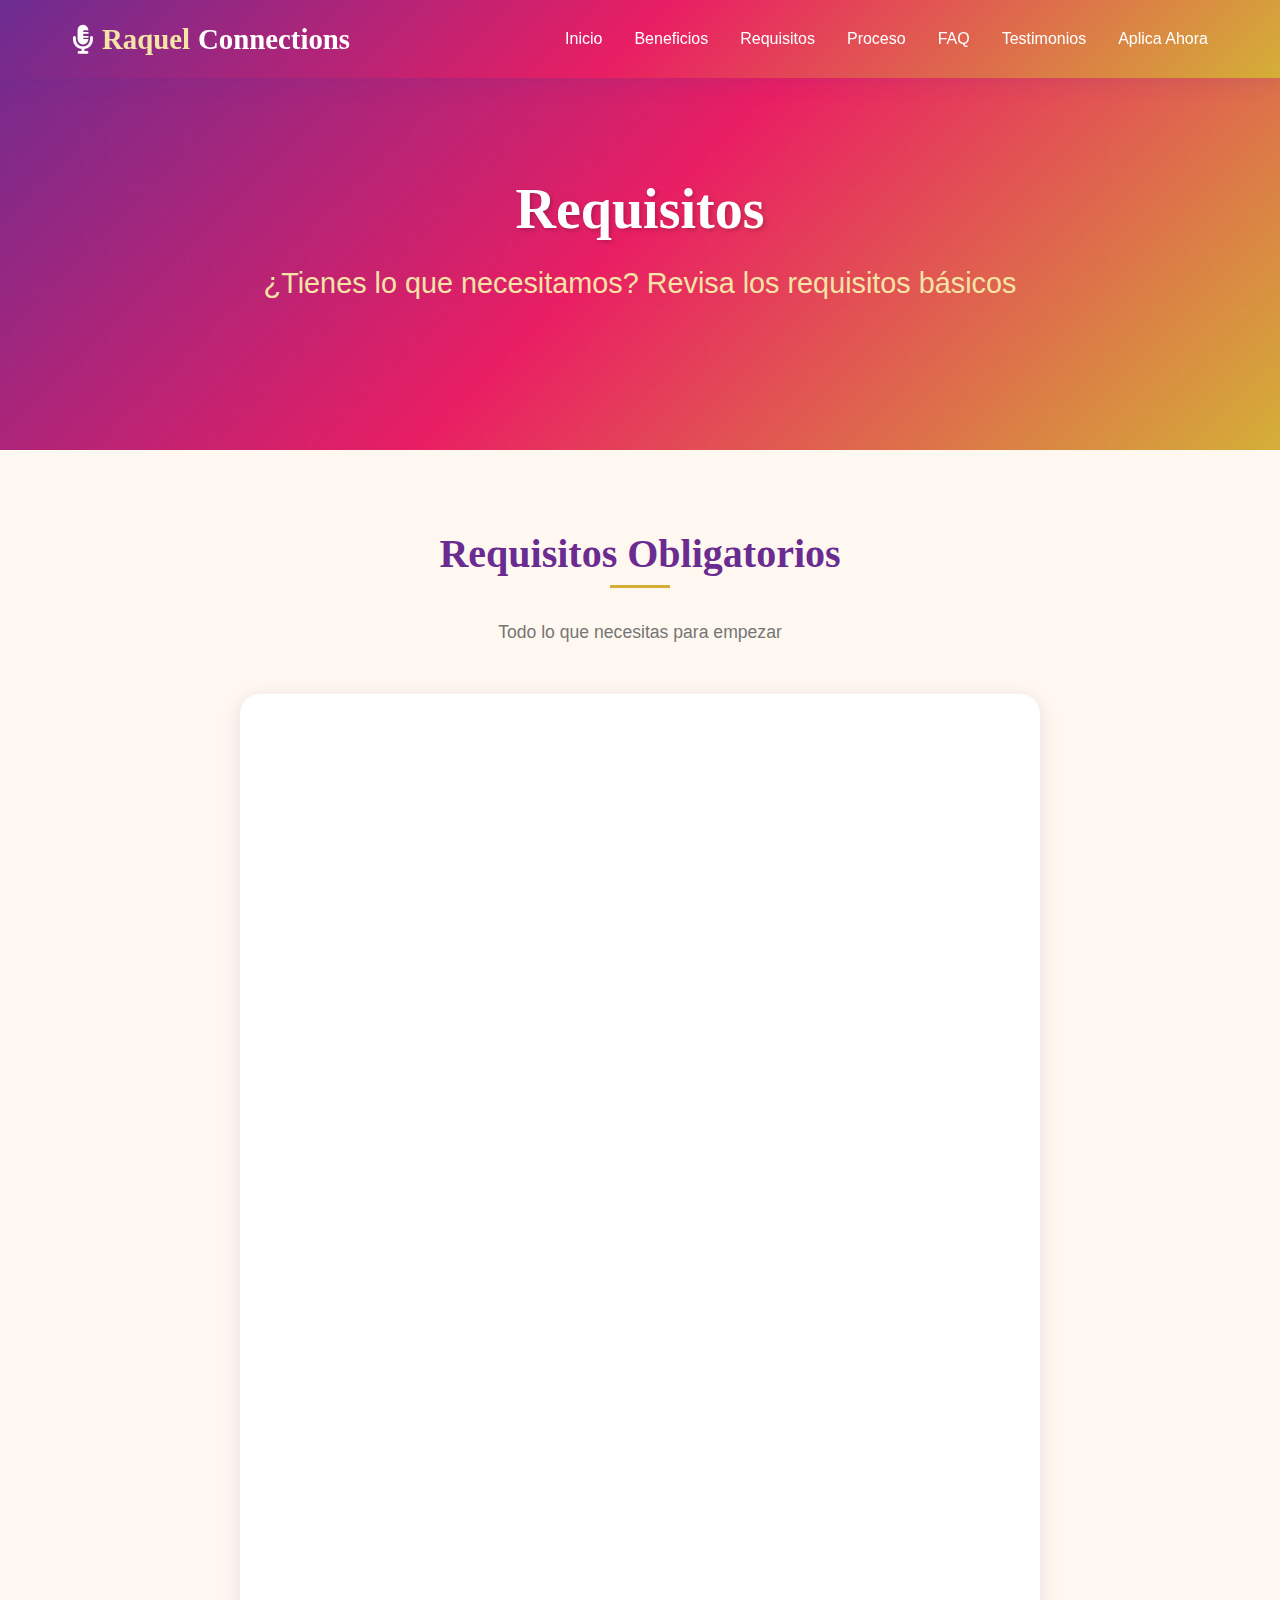
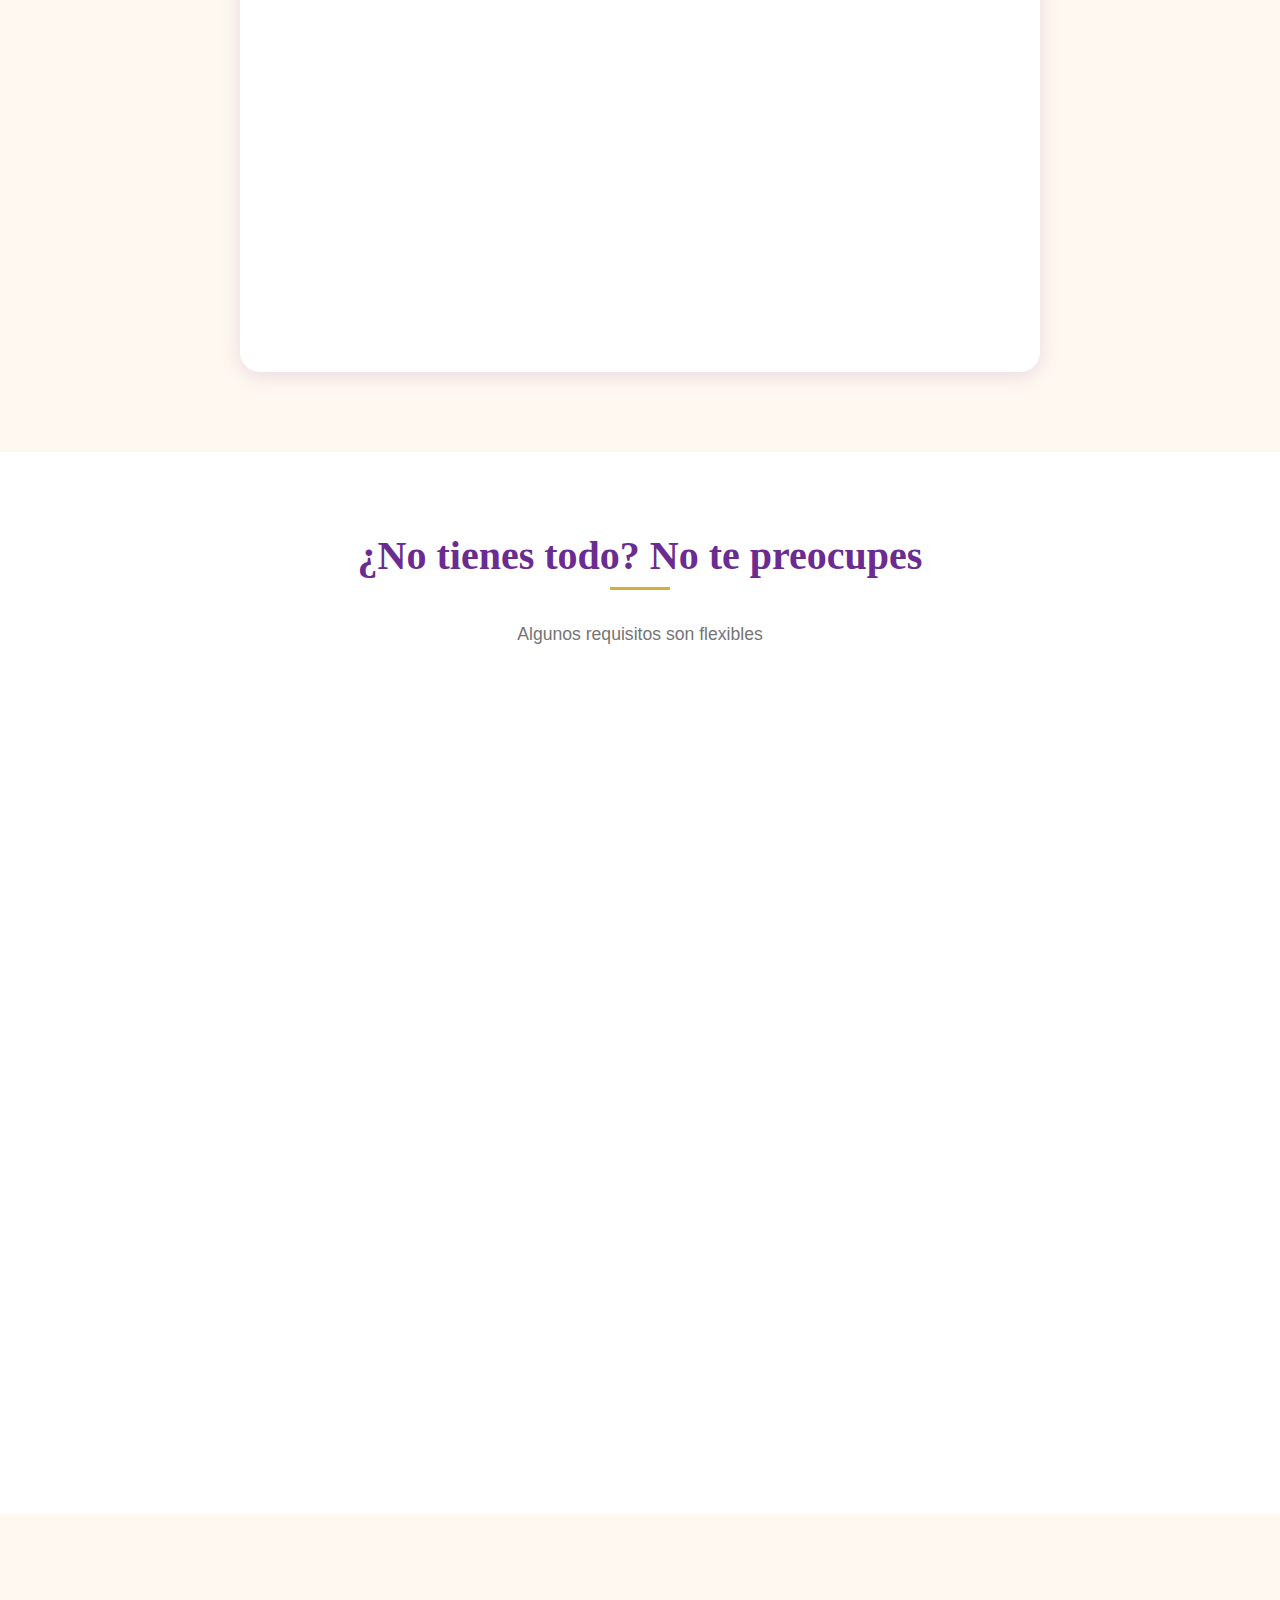
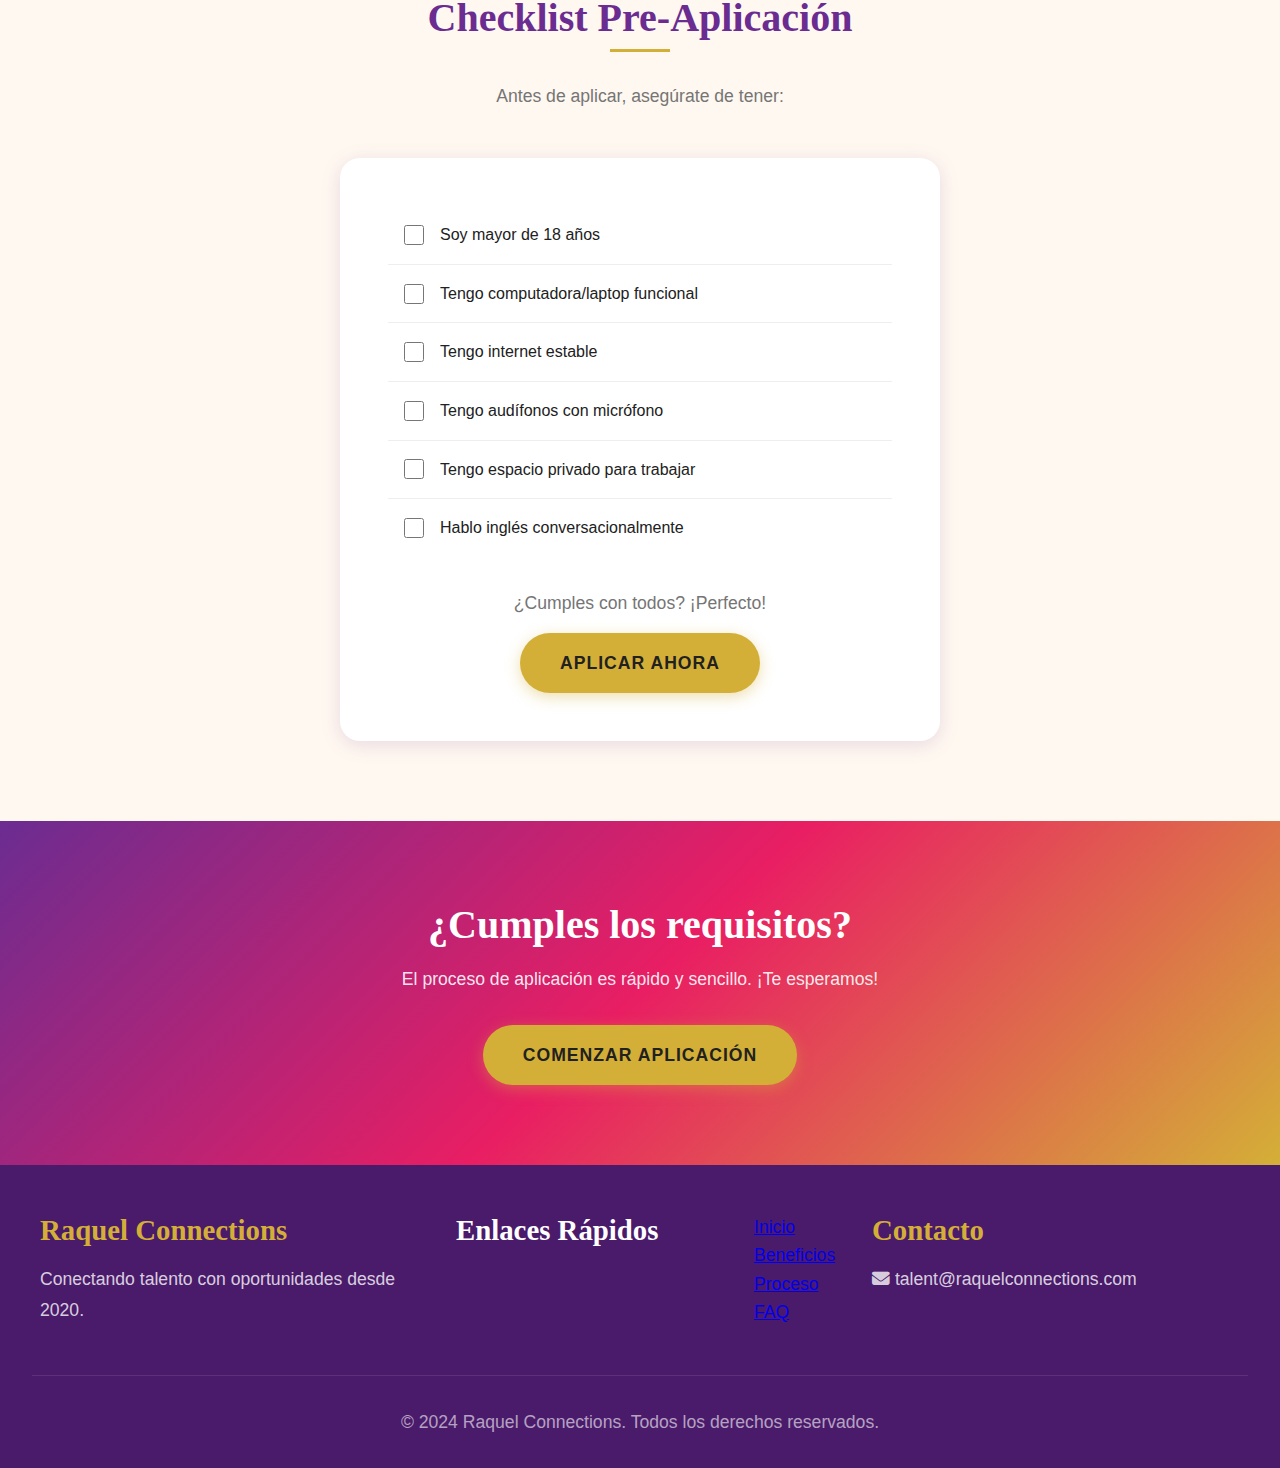
<file: requisitos.html>
<!DOCTYPE html>
<html lang="es">
<head>
    <meta charset="UTF-8">
    <meta name="viewport" content="width=device-width, initial-scale=1.0">
    <meta name="description" content="Requisitos para trabajar como operadora de voz con Raquel Connections. 18+, voz atractiva, inglés dominado.">
    <meta name="keywords" content="requisitos trabajo voz, operadora telefónica requisitos, trabajar desde casa">
    <title>Requisitos | Raquel Connections</title>
    <link rel="stylesheet" href="css/style.css">
    <link rel="stylesheet" href="https://cdnjs.cloudflare.com/ajax/libs/font-awesome/6.4.0/css/all.min.css">
</head>
<body>
    <!-- Header -->
    <header>
        <nav>
            <a href="index.html" class="logo">
                <i class="fas fa-microphone-alt"></i>
                <span>Raquel</span> Connections
            </a>
            <ul class="nav-links">
                <li><a href="index.html">Inicio</a></li>
                <li><a href="beneficios.html">Beneficios</a></li>
                <li><a href="requisitos.html">Requisitos</a></li>
                <li><a href="proceso.html">Proceso</a></li>
                <li><a href="faq.html">FAQ</a></li>
                <li><a href="testimonials.html">Testimonios</a></li>
                <li><a href="aplicar.html">Aplica Ahora</a></li>
            </ul>
            <button class="mobile-menu-btn" aria-label="Menu">
                <i class="fas fa-bars"></i>
            </button>
        </nav>
    </header>

    <!-- Page Header -->
    <section class="hero" style="min-height: 50vh; padding-top: 8rem;">
        <div class="hero-content">
            <h1>Requisitos</h1>
            <p class="hero-subtitle">¿Tienes lo que necesitamos? Revisa los requisitos básicos</p>
        </div>
    </section>

    <!-- Requirements List -->
    <section>
        <div class="section-header">
            <h2>Requisitos Obligatorios</h2>
            <p>Todo lo que necesitas para empezar</p>
        </div>
        <div class="features-list">
            <div class="feature-item">
                <div class="feature-icon">🎂</div>
                <div class="feature-content">
                    <h3>Mayor de 18 años</h3>
                    <p>Debes ser mayor de edad legal en Estados Unidos. Verificaremos tu identidad con documento oficial válido.</p>
                </div>
            </div>
            <div class="feature-item">
                <div class="feature-icon">🎤</div>
                <div class="feature-content">
                    <h3>Voz Atractiva y Expresiva</h3>
                    <p>Tener una voz agradable, buena dicción y capacidad de expresar emociones a través del tono. No buscamos perfección, buscamos personalidad.</p>
                </div>
            </div>
            <div class="feature-item">
                <div class="feature-icon">🗣️</div>
                <div class="feature-content">
                    <h3>Dominio del Inglés</h3>
                    <p>Nivel conversacional fluido en inglés. Hablar español es un plus muy valorado ya que tenemos clientes hispanos.</p>
                </div>
            </div>
            <div class="feature-item">
                <div class="feature-icon">💻</div>
                <div class="feature-content">
                    <h3>Computadora o Laptop</h3>
                    <p>PC o Mac funcional con sistema operativo actualizado. Necesitarás acceso a plataformas web durante tu trabajo.</p>
                </div>
            </div>
            <div class="feature-item">
                <div class="feature-icon">🌐</div>
                <div class="feature-content">
                    <h3>Internet Estable</h3>
                    <p>Conexión a internet de alta velocidad (mínimo 10 Mbps). Conexión por cable preferida sobre WiFi para mayor estabilidad.</p>
                </div>
            </div>
            <div class="feature-item">
                <div class="feature-icon">🎧</div>
                <div class="feature-content">
                    <h3>Audífonos de Buena Calidad</h3>
                    <p>Audífonos con micrófono incorporado de calidad profesional. La claridad de audio es crucial para este trabajo.</p>
                </div>
            </div>
            <div class="feature-item">
                <div class="feature-icon">🏠</div>
                <div class="feature-content">
                    <h3>Espacio Privado</h3>
                    <p>Un lugar tranquilo y privado donde puedas trabajar sin interrupciones ni ruido de fondo. Confidencialidad es primordial.</p>
                </div>
            </div>
            <div class="feature-item">
                <div class="feature-icon">💼</div>
                <div class="feature-content">
                    <h3>Actitud Profesional y Abierta</h3>
                    <p>Mentalidad de servicio al cliente, apertura para aprender, y actitud profesional. No se requiere experiencia previa pero sí compromiso.</p>
                </div>
            </div>
        </div>
    </section>

    <!-- Nice to Have -->
    <section class="light-section">
        <div class="section-header">
            <h2>¿No tienes todo? No te preocupes</h2>
            <p>Algunos requisitos son flexibles</p>
        </div>
        <div class="benefits-grid" style="max-width: 900px;">
            <div class="benefit-card">
                <div class="benefit-icon">📱</div>
                <h3>¿No tienes audífonos profesionales?</h3>
                <p>Te orientamos sobre opciones económicas. Por $30-50 puedes comprar unos adecuados.</p>
            </div>
            <div class="benefit-card">
                <div class="benefit-icon">🌍</div>
                <h3>¿No eres de US/Canada?</h3>
                <p>Aceptamos aplicaciones de Latinoamérica con buen inglés. Las oportunidades pueden variar según ubicación.</p>
            </div>
            <div class="benefit-card">
                <div class="benefit-icon">🆕</div>
                <h3>¿Sin experiencia?</h3>
                <p>¡Perfecto! Capacitamos a todas nuestras operadoras desde cero. Tu actitud importa más que tu experiencia.</p>
            </div>
        </div>
    </section>

    <!-- Checklist -->
    <section>
        <div class="section-header">
            <h2>Checklist Pre-Aplicación</h2>
            <p>Antes de aplicar, asegúrate de tener:</p>
        </div>
        <div class="form-section" style="max-width: 600px;">
            <ul style="list-style: none; padding: 0;">
                <li style="padding: 1rem; border-bottom: 1px solid #eee;">
                    <label style="display: flex; align-items: center; gap: 1rem; cursor: pointer;">
                        <input type="checkbox" style="width: 20px; height: 20px; accent-color: #6B2C91;">
                        <span>Soy mayor de 18 años</span>
                    </label>
                </li>
                <li style="padding: 1rem; border-bottom: 1px solid #eee;">
                    <label style="display: flex; align-items: center; gap: 1rem; cursor: pointer;">
                        <input type="checkbox" style="width: 20px; height: 20px; accent-color: #6B2C91;">
                        <span>Tengo computadora/laptop funcional</span>
                    </label>
                </li>
                <li style="padding: 1rem; border-bottom: 1px solid #eee;">
                    <label style="display: flex; align-items: center; gap: 1rem; cursor: pointer;">
                        <input type="checkbox" style="width: 20px; height: 20px; accent-color: #6B2C91;">
                        <span>Tengo internet estable</span>
                    </label>
                </li>
                <li style="padding: 1rem; border-bottom: 1px solid #eee;">
                    <label style="display: flex; align-items: center; gap: 1rem; cursor: pointer;">
                        <input type="checkbox" style="width: 20px; height: 20px; accent-color: #6B2C91;">
                        <span>Tengo audífonos con micrófono</span>
                    </label>
                </li>
                <li style="padding: 1rem; border-bottom: 1px solid #eee;">
                    <label style="display: flex; align-items: center; gap: 1rem; cursor: pointer;">
                        <input type="checkbox" style="width: 20px; height: 20px; accent-color: #6B2C91;">
                        <span>Tengo espacio privado para trabajar</span>
                    </label>
                </li>
                <li style="padding: 1rem;">
                    <label style="display: flex; align-items: center; gap: 1rem; cursor: pointer;">
                        <input type="checkbox" style="width: 20px; height: 20px; accent-color: #6B2C91;">
                        <span>Hablo inglés conversacionalmente</span>
                    </label>
                </li>
            </ul>
            <div class="text-center mt-2">
                <p style="color: var(--gray); margin-bottom: 1rem;">¿Cumples con todos? ¡Perfecto!</p>
                <a href="aplicar.html" class="btn btn-primary">Aplicar Ahora</a>
            </div>
        </div>
    </section>

    <!-- CTA Section -->
    <section class="cta-section">
        <h2>¿Cumples los requisitos?</h2>
        <p>El proceso de aplicación es rápido y sencillo. ¡Te esperamos!</p>
        <a href="aplicar.html" class="btn btn-primary">Comenzar Aplicación</a>
    </section>

    <!-- Footer -->
    <footer>
        <div class="footer-content">
            <div class="footer-section">
                <h3>Raquel Connections</h3>
                <p>Conectando talento con oportunidades desde 2020.</p>
            </div>
            <div class="footer-content">
                <h3>Enlaces Rápidos</h3>
                <p>
                    <a href="index.html">Inicio</a><br>
                    <a href="beneficios.html">Beneficios</a><br>
                    <a href="proceso.html">Proceso</a><br>
                    <a href="faq.html">FAQ</a>
                </p>
            </div>
            <div class="footer-section">
                <h3>Contacto</h3>
                <p>
                    <i class="fas fa-envelope"></i> talent@raquelconnections.com
                </p>
            </div>
        </div>
        <div class="footer-bottom">
            <p>&copy; 2024 Raquel Connections. Todos los derechos reservados.</p>
        </div>
    </footer>

    <script src="js/main.js"></script>
</body>
</html>
</file>
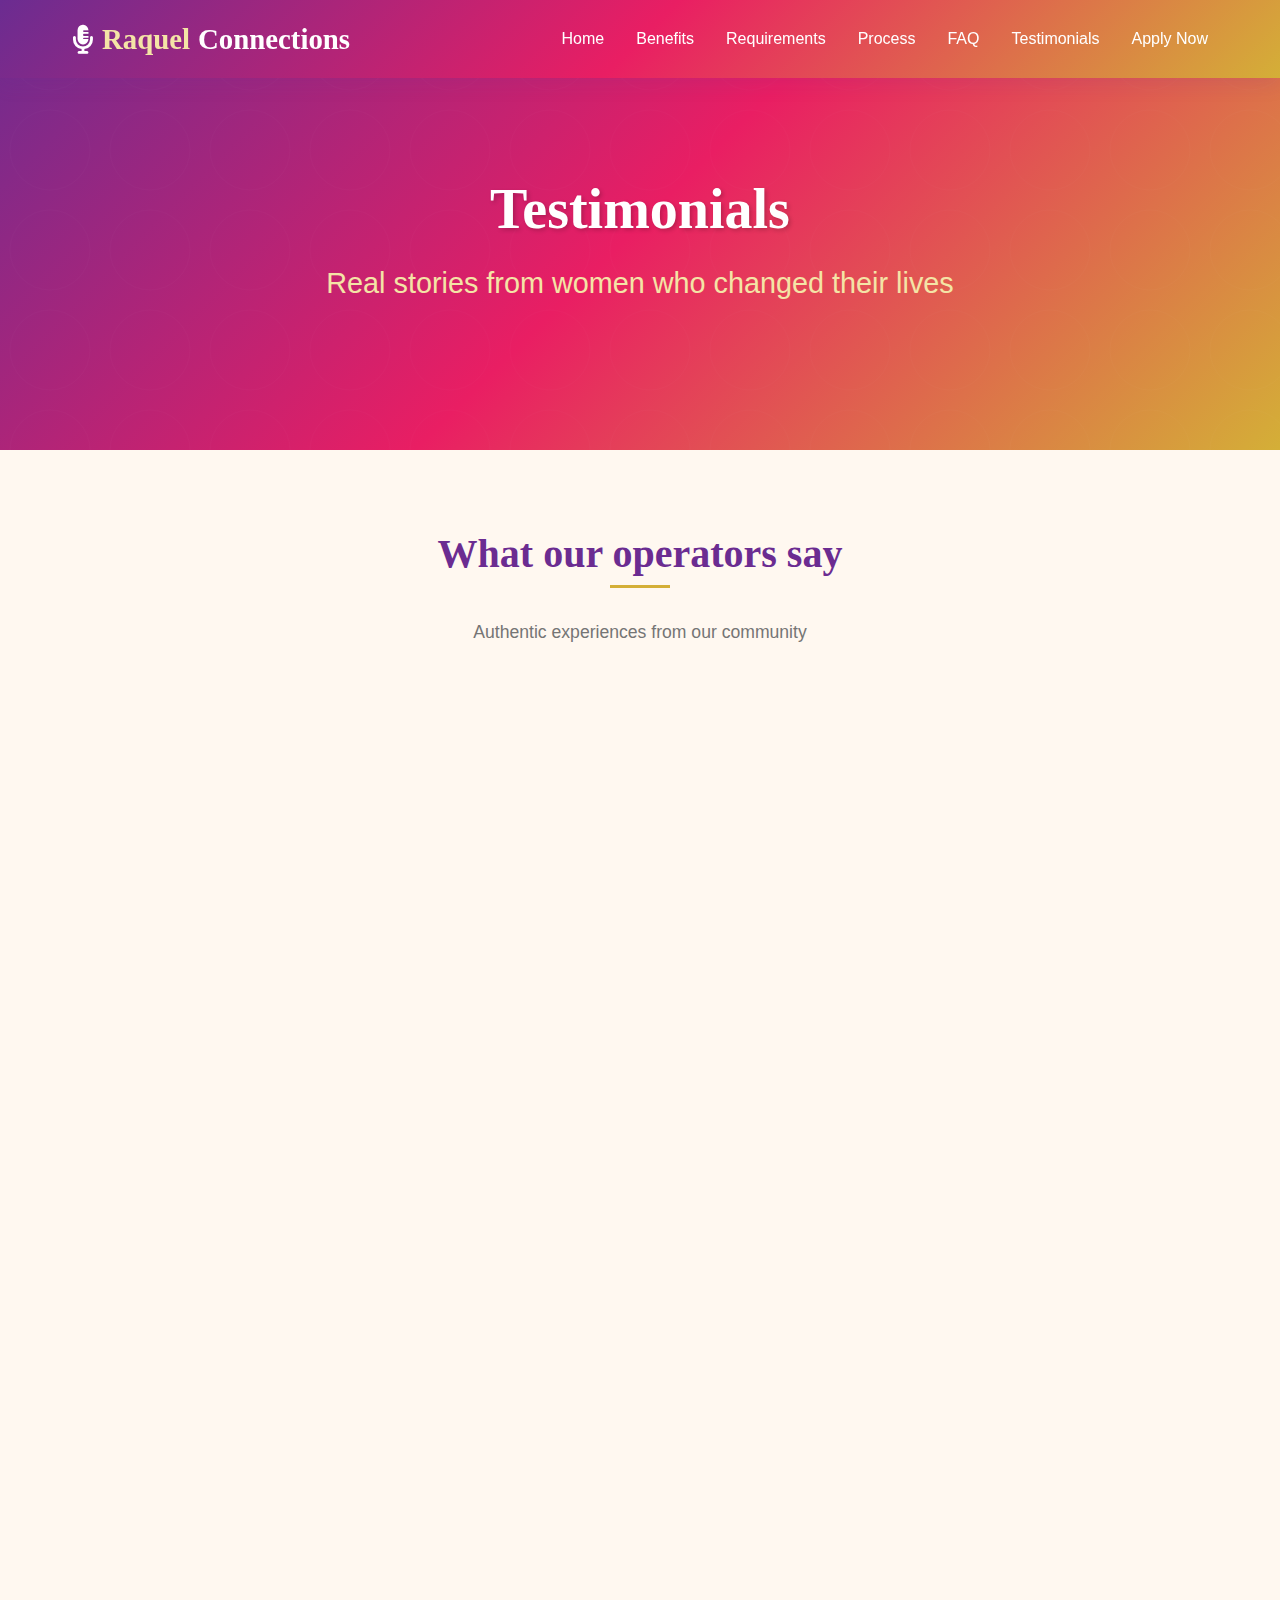
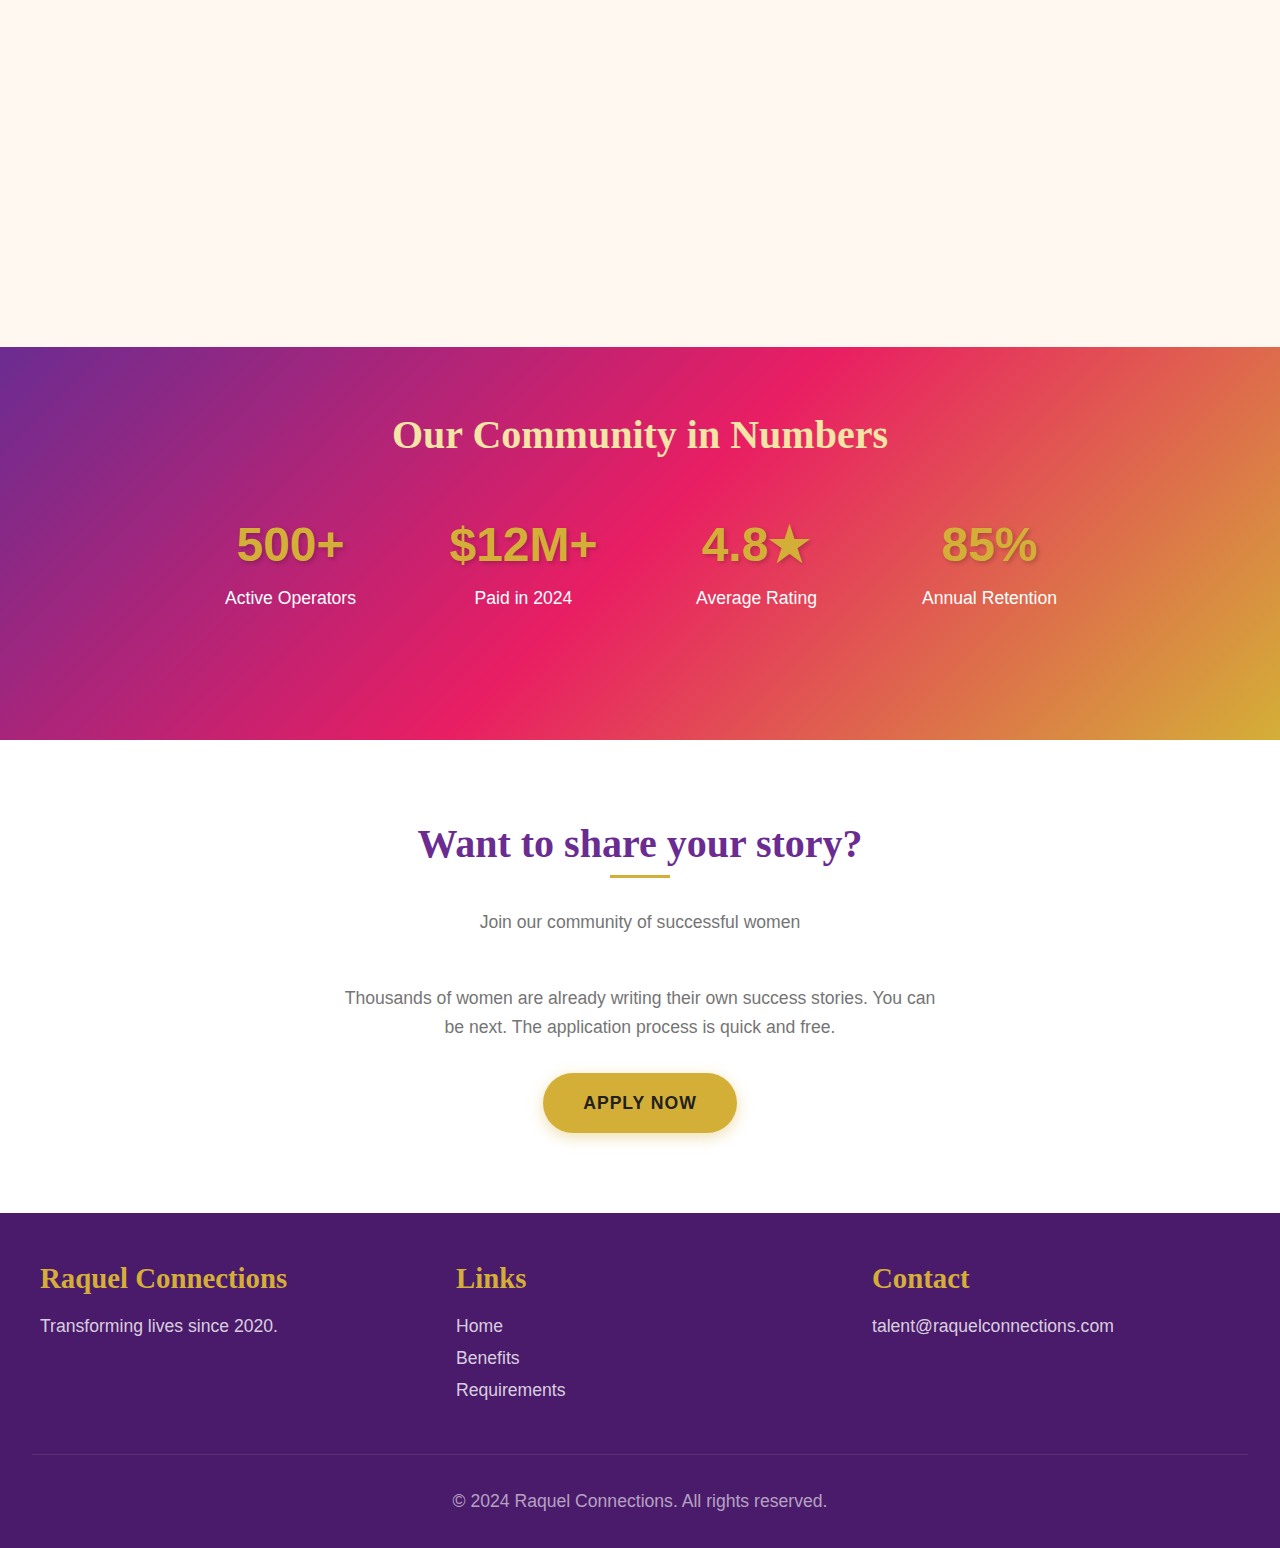
<file: testimonials.html>
<!DOCTYPE html>
<html lang="en">
<head>
    <meta charset="UTF-8">
    <meta name="viewport" content="width=device-width, initial-scale=1.0">
    <meta name="description" content="Testimonials from Raquel Connections operators. Real stories from women who transformed their lives.">
    <meta name="keywords" content="testimonials, experiences, operator reviews">
    <title>Testimonials | Raquel Connections</title>
    <link rel="stylesheet" href="css/style.css">
    <link rel="stylesheet" href="https://cdnjs.cloudflare.com/ajax/libs/font-awesome/6.4.0/css/all.min.css">
</head>
<body>
    <!-- Header -->
    <header>
        <nav>
            <a href="index.html" class="logo">
                <i class="fas fa-microphone-alt"></i>
                <span>Raquel</span> Connections
            </a>
            <ul class="nav-links">
                <li><a href="index.html">Home</a></li>
                <li><a href="benefits.html">Benefits</a></li>
                <li><a href="requirements.html">Requirements</a></li>
                <li><a href="process.html">Process</a></li>
                <li><a href="faq.html">FAQ</a></li>
                <li><a href="testimonials.html">Testimonials</a></li>
                <li><a href="apply.html">Apply Now</a></li>
            </ul>
            <button class="mobile-menu-btn" aria-label="Menu">
                <i class="fas fa-bars"></i>
            </button>
        </nav>
    </header>

    <!-- Page Header -->
    <section class="hero" style="min-height: 50vh; padding-top: 8rem;">
        <div class="hero-content">
            <h1>Testimonials</h1>
            <p class="hero-subtitle">Real stories from women who changed their lives</p>
        </div>
    </section>

    <!-- Featured Testimonials -->
    <section>
        <div class="section-header">
            <h2>What our operators say</h2>
            <p>Authentic experiences from our community</p>
        </div>
        
        <div class="testimonials-grid">
            <div class="testimonial-card">
                <p class="testimonial-text">I've been working with Raquel Connections for 6 months and earn $3,000 weekly working only 20 hours. Before I was a waitress and earned that in a whole month. This job completely changed my life. Now I have time for my family and can pay all my bills without stress.</p>
                <div class="testimonial-author">
                    <div class="author-avatar">M</div>
                    <div class="author-info">
                        <h4>Maria</h4>
                        <p>28 years old, Miami, FL</p>
                    </div>
                </div>
            </div>

            <div class="testimonial-card">
                <p class="testimonial-text">The training was excellent. I had never done anything like this and was very nervous. But they taught me everything step by step. Now I'm a top earner and make over $5,000 weekly. The best part is that I can work from anywhere. Last month I worked from the beach in Cancun.</p>
                <div class="testimonial-author">
                    <div class="author-avatar">S</div>
                    <div class="author-info">
                        <h4>Sofia</h4>
                        <p>32 years old, Los Angeles, CA</p>
                    </div>
                </div>
            </div>

            <div class="testimonial-card">
                <p class="testimonial-text">I'm a single mother of two young children. This job allows me to take care of my kids and earn good money at the same time. I work during their school hours and after they go to sleep. In 8 months I've been able to save for my children's college. It's perfect for moms.</p>
                <div class="testimonial-author">
                    <div class="author-avatar">C</div>
                    <div class="author-info">
                        <h4>Carmen</h4>
                        <p>35 years old, Houston, TX</p>
                    </div>
                </div>
            </div>

            <div class="testimonial-card">
                <p class="testimonial-text">I was studying nursing and needed flexible income. This job allowed me to pay for my career without getting into debt. The operator community is incredible, we always support each other. I already graduated and still work here because I earn more than in hospitals.</p>
                <div class="testimonial-author">
                    <div class="author-avatar">A</div>
                    <div class="author-info">
                        <h4>Andrea</h4>
                        <p>26 years old, Phoenix, AZ</p>
                    </div>
                </div>
            </div>

            <div class="testimonial-card">
                <p class="testimonial-text">I live in Colombia and work for US clients. The exchange rate allows me to live very well here. I earn $2,000 weekly which equals more than 8 million pesos. I've been able to buy my apartment and help my family. Totally recommended for Latinas with good English.</p>
                <div class="testimonial-author">
                    <div class="author-avatar">L</div>
                    <div class="author-info">
                        <h4>Luciana</h4>
                        <p>29 years old, Medellín, Colombia</p>
                    </div>
                </div>
            </div>

            <div class="testimonial-card">
                <p class="testimonial-text">I was 42 and thought I was "too old" for this. How wrong I was! My clients value my maturity and life experience. I earn more now than when I worked in a corporate office. Age doesn't matter, your attitude does.</p>
                <div class="testimonial-author">
                    <div class="author-avatar">P</div>
                    <div class="author-info">
                        <h4>Patricia</h4>
                        <p>42 years old, Chicago, IL</p>
                    </div>
                </div>
            </div>

            <div class="testimonial-card">
                <p class="testimonial-text">At first my husband had doubts, but when he saw that I earned more than him in half the time, he changed his mind. Now it allows us to have a lifestyle we never imagined. We pay off debts, travel and save for the future.</p>
                <div class="testimonial-author">
                    <div class="author-avatar">D</div>
                    <div class="author-info">
                        <h4>Diana</h4>
                        <p>31 years old, San Diego, CA</p>
                    </div>
                </div>
            </div>

            <div class="testimonial-card">
                <p class="testimonial-text">I had been unemployed for 3 years due to health problems. This job allowed me to gradually reintegrate from home. I can work on days I feel well and rest when I need to. The team support has been fundamental for me.</p>
                <div class="testimonial-author">
                    <div class="author-avatar">R</div>
                    <div class="author-info">
                        <h4>Roberta</h4>
                        <p>38 years old, Austin, TX</p>
                    </div>
                </div>
            </div>

            <div class="testimonial-card">
                <p class="testimonial-text">I started as an operator and now I'm a trainer for new girls. Growth is real. I love helping other women succeed. This company values talent and gives promotion opportunities. My next goal is to be a supervisor.</p>
                <div class="testimonial-author">
                    <div class="author-avatar">J</div>
                    <div class="author-info">
                        <h4>Jessica</h4>
                        <p>27 years old, Miami, FL</p>
                    </div>
                </div>
            </div>
        </div>
    </section>

    <!-- Stats Section -->
    <section class="earnings-highlight">
        <h2>Our Community in Numbers</h2>
        <div style="display: grid; grid-template-columns: repeat(auto-fit, minmax(200px, 1fr)); gap: 2rem; max-width: 900px; margin: 3rem auto;">
            <div>
                <div class="earnings-amount" style="font-size: 3rem;">500+</div>
                <p>Active Operators</p>
            </div>
            <div>
                <div class="earnings-amount" style="font-size: 3rem;">$12M+</div>
                <p>Paid in 2024</p>
            </div>
            <div>
                <div class="earnings-amount" style="font-size: 3rem;">4.8★</div>
                <p>Average Rating</p>
            </div>
            <div>
                <div class="earnings-amount" style="font-size: 3rem;">85%</div>
                <p>Annual Retention</p>
            </div>
        </div>
    </section>

    <!-- Join Section -->
    <section class="light-section">
        <div class="section-header">
            <h2>Want to share your story?</h2>
            <p>Join our community of successful women</p>
        </div>
        <div class="text-center">
            <p style="max-width: 600px; margin: 0 auto 2rem; color: var(--gray);">
                Thousands of women are already writing their own success stories. 
                You can be next. The application process is quick and free.
            </p>
            <a href="apply.html" class="btn btn-primary">Apply Now</a>
        </div>
    </section>

    <!-- Footer -->
    <footer>
        <div class="footer-content">
            <div class="footer-section">
                <h3>Raquel Connections</h3>
                <p>Transforming lives since 2020.</p>
            </div>
            <div class="footer-section">
                <h3>Links</h3>
                <p>
                    <a href="index.html">Home</a><br>
                    <a href="benefits.html">Benefits</a><br>
                    <a href="requirements.html">Requirements</a>
                </p>
            </div>
            <div class="footer-section">
                <h3>Contact</h3>
                <p>talent@raquelconnections.com</p>
            </div>
        </div>
        <div class="footer-bottom">
            <p>&copy; 2024 Raquel Connections. All rights reserved.</p>
        </div>
    </footer>

    <script src="js/main.js"></script>
</body>
</html>
</file>
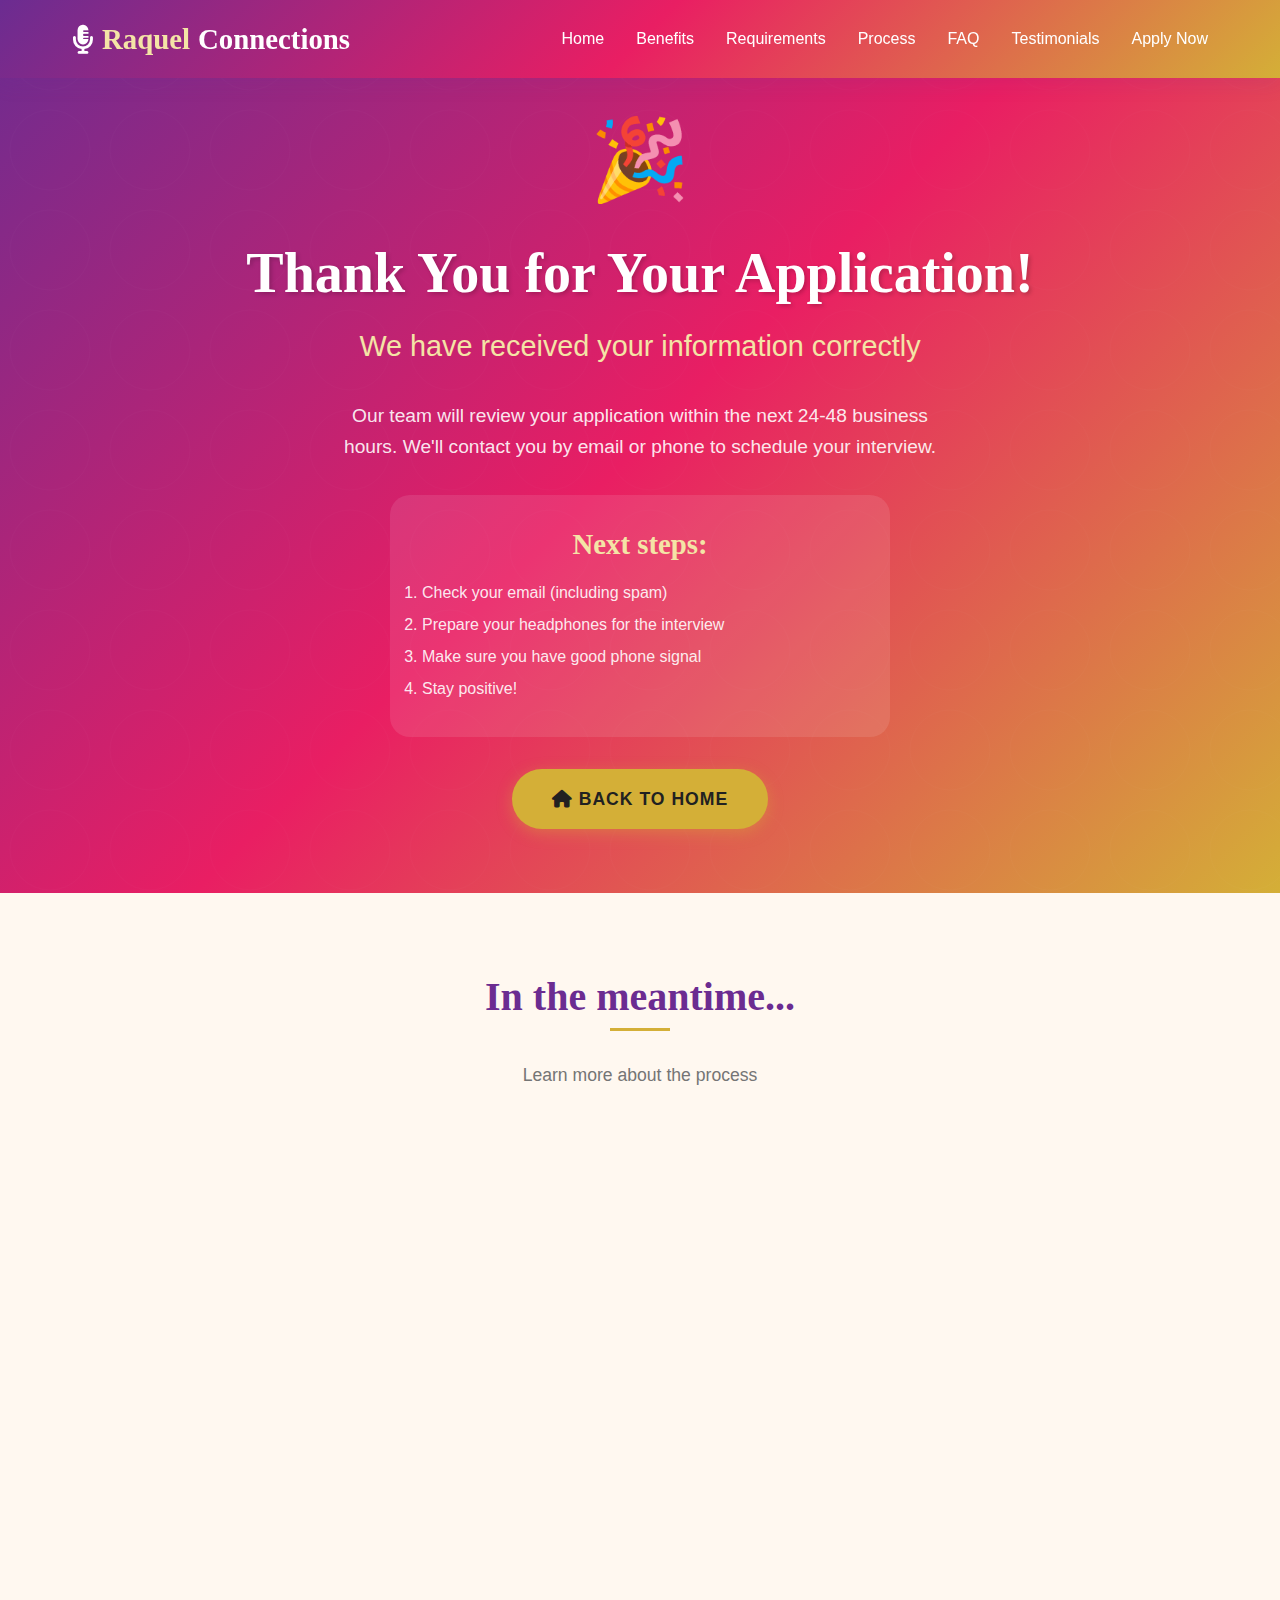
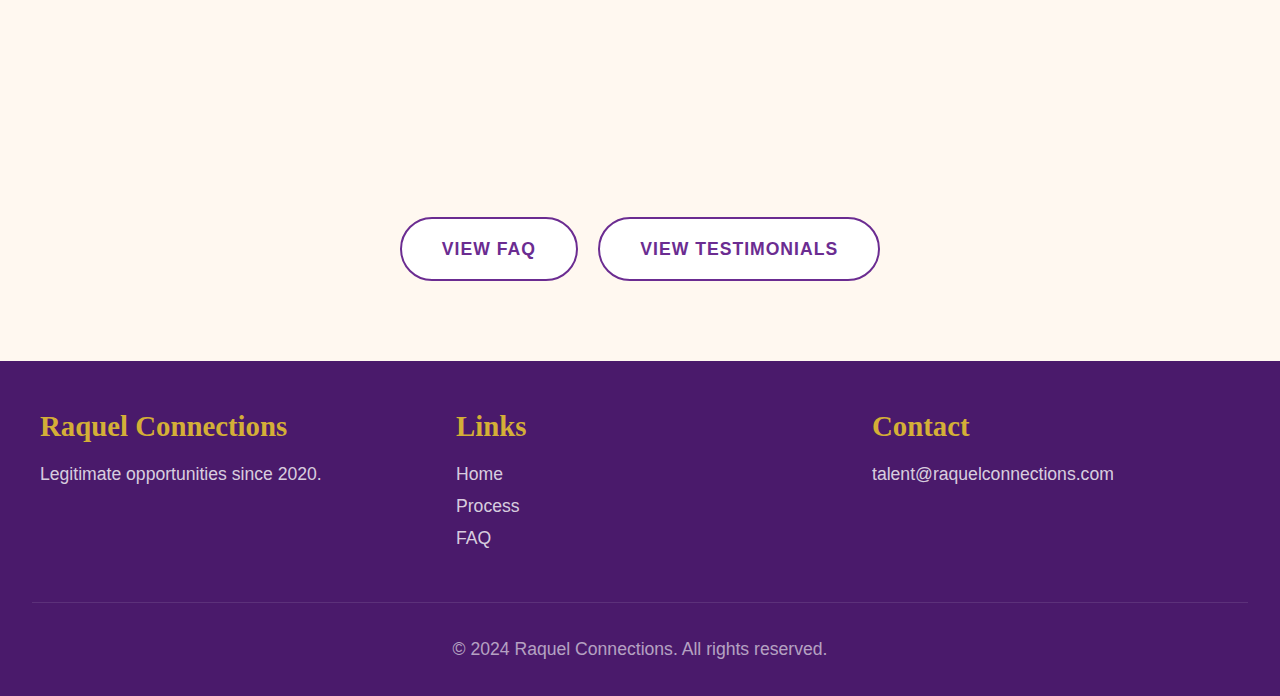
<file: thank-you.html>
<!DOCTYPE html>
<html lang="en">
<head>
    <meta charset="UTF-8">
    <meta name="viewport" content="width=device-width, initial-scale=1.0">
    <meta name="description" content="Thank you for your application. We'll contact you soon.">
    <title>Thank You! | Raquel Connections</title>
    <link rel="stylesheet" href="css/style.css">
    <link rel="stylesheet" href="https://cdnjs.cloudflare.com/ajax/libs/font-awesome/6.4.0/css/all.min.css">
</head>
<body>
    <!-- Header -->
    <header>
        <nav>
            <a href="index.html" class="logo">
                <i class="fas fa-microphone-alt"></i>
                <span>Raquel</span> Connections
            </a>
            <ul class="nav-links">
                <li><a href="index.html">Home</a></li>
                <li><a href="benefits.html">Benefits</a></li>
                <li><a href="requirements.html">Requirements</a></li>
                <li><a href="process.html">Process</a></li>
                <li><a href="faq.html">FAQ</a></li>
                <li><a href="testimonials.html">Testimonials</a></li>
                <li><a href="apply.html">Apply Now</a></li>
            </ul>
            <button class="mobile-menu-btn" aria-label="Menu">
                <i class="fas fa-bars"></i>
            </button>
        </nav>
    </header>

    <!-- Thank You Section -->
    <section class="hero" style="min-height: 80vh;">
        <div class="hero-content">
            <div style="font-size: 5rem; margin-bottom: 1rem;">🎉</div>
            <h1>Thank You for Your Application!</h1>
            <p class="hero-subtitle">We have received your information correctly</p>
            <p class="hero-description" style="max-width: 600px; margin: 0 auto 2rem;">
                Our team will review your application within the next 24-48 business hours. 
                We'll contact you by email or phone to schedule your interview.
            </p>
            
            <div style="background: rgba(255,255,255,0.1); padding: 2rem; border-radius: 20px; max-width: 500px; margin: 2rem auto;">
                <h3 style="color: var(--gold-light); margin-bottom: 1rem;">Next steps:</h3>
                <ol style="text-align: left; color: rgba(255,255,255,0.9); line-height: 2;">
                    <li>Check your email (including spam)</li>
                    <li>Prepare your headphones for the interview</li>
                    <li>Make sure you have good phone signal</li>
                    <li>Stay positive!</li>
                </ol>
            </div>

            <div style="margin-top: 2rem;">
                <a href="index.html" class="btn btn-primary">
                    <i class="fas fa-home"></i> Back to Home
                </a>
            </div>
        </div>
    </section>

    <!-- What to Expect -->
    <section>
        <div class="section-header">
            <h2>In the meantime...</h2>
            <p>Learn more about the process</p>
        </div>
        <div class="benefits-grid" style="max-width: 900px;">
            <div class="benefit-card">
                <div class="benefit-icon">📧</div>
                <h3>Check Your Email</h3>
                <p>Look for a confirmation email. If you don't see it, check your spam folder.</p>
            </div>
            <div class="benefit-card">
                <div class="benefit-icon">📖</div>
                <h3>Read the FAQ</h3>
                <p>Have questions? Our FAQ section can help you.</p>
            </div>
            <div class="benefit-card">
                <div class="benefit-icon">👥</div>
                <h3>Read Testimonials</h3>
                <p>Learn success stories from operators already working with us.</p>
            </div>
        </div>
        <div class="text-center mt-2">
            <a href="faq.html" class="btn btn-outline">View FAQ</a>
            <a href="testimonials.html" class="btn btn-outline" style="margin-left: 1rem;">View Testimonials</a>
        </div>
    </section>

    <!-- Footer -->
    <footer>
        <div class="footer-content">
            <div class="footer-section">
                <h3>Raquel Connections</h3>
                <p>Legitimate opportunities since 2020.</p>
            </div>
            <div class="footer-section">
                <h3>Links</h3>
                <p>
                    <a href="index.html">Home</a><br>
                    <a href="process.html">Process</a><br>
                    <a href="faq.html">FAQ</a>
                </p>
            </div>
            <div class="footer-section">
                <h3>Contact</h3>
                <p>talent@raquelconnections.com</p>
            </div>
        </div>
        <div class="footer-bottom">
            <p>&copy; 2024 Raquel Connections. All rights reserved.</p>
        </div>
    </footer>

    <script src="js/main.js"></script>
</body>
</html>
</file>
<file: css/style.css>
/* Raquel Connections - Talent Website Styles */
/* Colors: Purple/Pink/Gold elegant feminine theme */

:root {
    --primary-purple: #6B2C91;
    --primary-pink: #E91E63;
    --gold: #D4AF37;
    --gold-light: #F4E4A6;
    --dark-purple: #4A1A6B;
    --light-pink: #FCE4EC;
    --cream: #FFF8F0;
    --white: #FFFFFF;
    --gray-light: #F5F5F5;
    --gray: #757575;
    --dark: #212121;
    --gradient-main: linear-gradient(135deg, #6B2C91 0%, #E91E63 50%, #D4AF37 100%);
    --gradient-purple: linear-gradient(135deg, #6B2C91 0%, #9C27B0 100%);
    --shadow-soft: 0 4px 20px rgba(107, 44, 145, 0.15);
    --shadow-hover: 0 8px 30px rgba(107, 44, 145, 0.25);
}

* {
    margin: 0;
    padding: 0;
    box-sizing: border-box;
}

html {
    scroll-behavior: smooth;
}

body {
    font-family: 'Segoe UI', Tahoma, Geneva, Verdana, sans-serif;
    line-height: 1.6;
    color: var(--dark);
    background-color: var(--cream);
}

/* Typography */
h1, h2, h3, h4 {
    font-family: 'Georgia', 'Times New Roman', serif;
    font-weight: 600;
    line-height: 1.2;
}

h1 {
    font-size: clamp(2rem, 5vw, 3.5rem);
}

h2 {
    font-size: clamp(1.5rem, 4vw, 2.5rem);
    margin-bottom: 1rem;
}

h3 {
    font-size: clamp(1.2rem, 3vw, 1.8rem);
}

p {
    font-size: 1.1rem;
    margin-bottom: 1rem;
}

/* Header & Navigation */
header {
    background: var(--gradient-main);
    padding: 1rem 0;
    position: fixed;
    width: 100%;
    top: 0;
    z-index: 1000;
    box-shadow: var(--shadow-soft);
}

nav {
    max-width: 1200px;
    margin: 0 auto;
    padding: 0 2rem;
    display: flex;
    justify-content: space-between;
    align-items: center;
}

.logo {
    font-family: 'Georgia', serif;
    font-size: 1.8rem;
    font-weight: bold;
    color: var(--white);
    text-decoration: none;
    display: flex;
    align-items: center;
    gap: 0.5rem;
}

.logo span {
    color: var(--gold-light);
}

.nav-links {
    display: flex;
    list-style: none;
    gap: 2rem;
}

.nav-links a {
    color: var(--white);
    text-decoration: none;
    font-weight: 500;
    transition: all 0.3s ease;
    position: relative;
}

.nav-links a::after {
    content: '';
    position: absolute;
    bottom: -5px;
    left: 0;
    width: 0;
    height: 2px;
    background: var(--gold);
    transition: width 0.3s ease;
}

.nav-links a:hover::after {
    width: 100%;
}

.nav-links a:hover {
    color: var(--gold-light);
}

.mobile-menu-btn {
    display: none;
    background: none;
    border: none;
    color: var(--white);
    font-size: 1.5rem;
    cursor: pointer;
}

/* Hero Section */
.hero {
    background: var(--gradient-main);
    min-height: 100vh;
    display: flex;
    align-items: center;
    justify-content: center;
    text-align: center;
    padding: 6rem 2rem 4rem;
    position: relative;
    overflow: hidden;
}

.hero::before {
    content: '';
    position: absolute;
    top: 0;
    left: 0;
    right: 0;
    bottom: 0;
    background: url('data:image/svg+xml,<svg xmlns="http://www.w3.org/2000/svg" viewBox="0 0 100 100"><circle cx="50" cy="50" r="40" fill="none" stroke="rgba(255,255,255,0.1)" stroke-width="0.5"/></svg>');
    background-size: 100px;
    opacity: 0.3;
}

.hero-content {
    position: relative;
    z-index: 1;
    max-width: 800px;
}

.hero h1 {
    color: var(--white);
    margin-bottom: 1rem;
    text-shadow: 2px 2px 4px rgba(0,0,0,0.2);
}

.hero-subtitle {
    color: var(--gold-light);
    font-size: clamp(1.2rem, 3vw, 1.8rem);
    margin-bottom: 2rem;
    font-weight: 300;
}

.hero-description {
    color: rgba(255,255,255,0.9);
    font-size: 1.2rem;
    margin-bottom: 2.5rem;
}

/* Buttons */
.btn {
    display: inline-block;
    padding: 1rem 2.5rem;
    border-radius: 50px;
    text-decoration: none;
    font-weight: 600;
    font-size: 1.1rem;
    transition: all 0.3s ease;
    border: none;
    cursor: pointer;
    text-transform: uppercase;
    letter-spacing: 1px;
}

.btn-primary {
    background: var(--gold);
    color: var(--dark);
    box-shadow: 0 4px 15px rgba(212, 175, 55, 0.4);
}

.btn-primary:hover {
    background: var(--gold-light);
    transform: translateY(-3px);
    box-shadow: var(--shadow-hover);
}

.btn-secondary {
    background: transparent;
    color: var(--white);
    border: 2px solid var(--gold);
}

.btn-secondary:hover {
    background: var(--gold);
    color: var(--dark);
}

.btn-outline {
    background: var(--white);
    color: var(--primary-purple);
    border: 2px solid var(--primary-purple);
}

.btn-outline:hover {
    background: var(--primary-purple);
    color: var(--white);
}

/* Section Styles */
section {
    padding: 5rem 2rem;
}

.section-header {
    text-align: center;
    max-width: 700px;
    margin: 0 auto 3rem;
}

.section-header h2 {
    color: var(--primary-purple);
    position: relative;
    display: inline-block;
}

.section-header h2::after {
    content: '';
    position: absolute;
    bottom: -10px;
    left: 50%;
    transform: translateX(-50%);
    width: 60px;
    height: 3px;
    background: var(--gold);
}

.section-header p {
    color: var(--gray);
    margin-top: 1.5rem;
}

/* Benefits Grid */
.benefits-grid {
    display: grid;
    grid-template-columns: repeat(auto-fit, minmax(280px, 1fr));
    gap: 2rem;
    max-width: 1200px;
    margin: 0 auto;
}

.benefit-card {
    background: var(--white);
    padding: 2.5rem;
    border-radius: 20px;
    text-align: center;
    box-shadow: var(--shadow-soft);
    transition: all 0.3s ease;
    border-bottom: 4px solid transparent;
}

.benefit-card:hover {
    transform: translateY(-10px);
    box-shadow: var(--shadow-hover);
    border-bottom-color: var(--gold);
}

.benefit-icon {
    font-size: 3rem;
    margin-bottom: 1.5rem;
}

.benefit-card h3 {
    color: var(--primary-purple);
    margin-bottom: 1rem;
}

.benefit-card p {
    color: var(--gray);
}

/* Features List (for requirements) */
.features-list {
    max-width: 800px;
    margin: 0 auto;
    background: var(--white);
    border-radius: 20px;
    padding: 3rem;
    box-shadow: var(--shadow-soft);
}

.feature-item {
    display: flex;
    align-items: flex-start;
    gap: 1.5rem;
    padding: 1.5rem 0;
    border-bottom: 1px solid var(--gray-light);
}

.feature-item:last-child {
    border-bottom: none;
}

.feature-icon {
    font-size: 2rem;
    flex-shrink: 0;
}

.feature-content h3 {
    color: var(--primary-purple);
    margin-bottom: 0.5rem;
}

.feature-content p {
    color: var(--gray);
    margin: 0;
}

/* Process Steps */
.process-steps {
    max-width: 900px;
    margin: 0 auto;
    position: relative;
}

.process-steps::before {
    content: '';
    position: absolute;
    left: 50%;
    transform: translateX(-50%);
    width: 4px;
    height: 100%;
    background: linear-gradient(to bottom, var(--primary-purple), var(--primary-pink), var(--gold));
    border-radius: 2px;
}

.process-step {
    display: flex;
    align-items: center;
    margin-bottom: 3rem;
    position: relative;
}

.process-step:nth-child(even) {
    flex-direction: row-reverse;
}

.step-number {
    width: 80px;
    height: 80px;
    background: var(--gradient-main);
    border-radius: 50%;
    display: flex;
    align-items: center;
    justify-content: center;
    font-size: 2rem;
    font-weight: bold;
    color: var(--white);
    flex-shrink: 0;
    box-shadow: var(--shadow-soft);
    z-index: 1;
}

.step-content {
    flex: 1;
    background: var(--white);
    padding: 2rem;
    border-radius: 20px;
    margin: 0 2rem;
    box-shadow: var(--shadow-soft);
}

.step-content h3 {
    color: var(--primary-purple);
    margin-bottom: 0.5rem;
}

.step-content p {
    color: var(--gray);
    margin: 0;
}

/* FAQ Accordion */
.faq-container {
    max-width: 800px;
    margin: 0 auto;
}

.faq-item {
    background: var(--white);
    border-radius: 15px;
    margin-bottom: 1rem;
    box-shadow: var(--shadow-soft);
    overflow: hidden;
}

.faq-question {
    padding: 1.5rem 2rem;
    cursor: pointer;
    display: flex;
    justify-content: space-between;
    align-items: center;
    background: var(--white);
    border: none;
    width: 100%;
    text-align: left;
    font-size: 1.1rem;
    font-weight: 600;
    color: var(--primary-purple);
    transition: background 0.3s ease;
}

.faq-question:hover {
    background: var(--light-pink);
}

.faq-question::after {
    content: '+';
    font-size: 1.5rem;
    color: var(--gold);
    transition: transform 0.3s ease;
}

.faq-item.active .faq-question::after {
    transform: rotate(45deg);
}

.faq-answer {
    max-height: 0;
    overflow: hidden;
    transition: max-height 0.3s ease;
}

.faq-answer-content {
    padding: 0 2rem 1.5rem;
    color: var(--gray);
}

.faq-item.active .faq-answer {
    max-height: 200px;
}

/* Testimonials */
.testimonials-grid {
    display: grid;
    grid-template-columns: repeat(auto-fit, minmax(300px, 1fr));
    gap: 2rem;
    max-width: 1200px;
    margin: 0 auto;
}

.testimonial-card {
    background: var(--white);
    padding: 2.5rem;
    border-radius: 20px;
    box-shadow: var(--shadow-soft);
    position: relative;
    transition: all 0.3s ease;
}

.testimonial-card:hover {
    transform: translateY(-5px);
    box-shadow: var(--shadow-hover);
}

.testimonial-card::before {
    content: '"';
    font-size: 5rem;
    color: var(--light-pink);
    position: absolute;
    top: 10px;
    left: 20px;
    font-family: Georgia, serif;
    line-height: 1;
}

.testimonial-text {
    color: var(--dark);
    font-style: italic;
    margin-bottom: 1.5rem;
    position: relative;
    z-index: 1;
}

.testimonial-author {
    display: flex;
    align-items: center;
    gap: 1rem;
}

.author-avatar {
    width: 50px;
    height: 50px;
    background: var(--gradient-purple);
    border-radius: 50%;
    display: flex;
    align-items: center;
    justify-content: center;
    color: var(--white);
    font-weight: bold;
    font-size: 1.2rem;
}

.author-info h4 {
    color: var(--primary-purple);
    margin: 0;
}

.author-info p {
    color: var(--gray);
    margin: 0;
    font-size: 0.9rem;
}

/* Application Form */
.form-section {
    background: var(--white);
    max-width: 800px;
    margin: 0 auto;
    padding: 3rem;
    border-radius: 20px;
    box-shadow: var(--shadow-soft);
}

.form-group {
    margin-bottom: 1.5rem;
}

.form-group label {
    display: block;
    margin-bottom: 0.5rem;
    color: var(--primary-purple);
    font-weight: 600;
}

.form-group input,
.form-group select,
.form-group textarea {
    width: 100%;
    padding: 1rem;
    border: 2px solid var(--gray-light);
    border-radius: 10px;
    font-size: 1rem;
    transition: border-color 0.3s ease;
    font-family: inherit;
}

.form-group input:focus,
.form-group select:focus,
.form-group textarea:focus {
    outline: none;
    border-color: var(--primary-pink);
}

.form-group textarea {
    resize: vertical;
    min-height: 120px;
}

.form-row {
    display: grid;
    grid-template-columns: repeat(auto-fit, minmax(200px, 1fr));
    gap: 1rem;
}

.form-submit {
    text-align: center;
    margin-top: 2rem;
}

.form-submit .btn {
    width: 100%;
    max-width: 300px;
}

/* Footer */
footer {
    background: var(--dark-purple);
    color: var(--white);
    padding: 3rem 2rem 1rem;
}

.footer-content {
    max-width: 1200px;
    margin: 0 auto;
    display: grid;
    grid-template-columns: repeat(auto-fit, minmax(250px, 1fr));
    gap: 3rem;
}

.footer-section h3 {
    color: var(--gold);
    margin-bottom: 1rem;
}

.footer-section p,
.footer-section a {
    color: rgba(255,255,255,0.8);
    text-decoration: none;
    line-height: 1.8;
}

.footer-section a:hover {
    color: var(--gold);
}

.footer-bottom {
    text-align: center;
    padding-top: 2rem;
    margin-top: 2rem;
    border-top: 1px solid rgba(255,255,255,0.1);
    color: rgba(255,255,255,0.6);
}

/* Earnings Highlight */
.earnings-highlight {
    background: var(--gradient-main);
    padding: 4rem 2rem;
    text-align: center;
    color: var(--white);
}

.earnings-highlight h2 {
    color: var(--gold-light);
    margin-bottom: 1rem;
}

.earnings-amount {
    font-size: clamp(2.5rem, 6vw, 4rem);
    font-weight: bold;
    color: var(--gold);
    text-shadow: 2px 2px 4px rgba(0,0,0,0.2);
}

/* Light Section */
.light-section {
    background: var(--white);
}

/* Dark Section */
.dark-section {
    background: var(--dark-purple);
    color: var(--white);
}

.dark-section h2 {
    color: var(--gold-light);
}

/* CTA Section */
.cta-section {
    background: var(--gradient-main);
    text-align: center;
    padding: 5rem 2rem;
    color: var(--white);
}

.cta-section h2 {
    color: var(--white);
    margin-bottom: 1rem;
}

.cta-section p {
    color: rgba(255,255,255,0.9);
    margin-bottom: 2rem;
}

/* Responsive Design */
@media (max-width: 768px) {
    .nav-links {
        display: none;
        position: absolute;
        top: 100%;
        left: 0;
        right: 0;
        background: var(--dark-purple);
        flex-direction: column;
        padding: 1rem;
        gap: 1rem;
    }

    .nav-links.active {
        display: flex;
    }

    .mobile-menu-btn {
        display: block;
    }

    .process-steps::before {
        left: 30px;
    }

    .process-step,
    .process-step:nth-child(even) {
        flex-direction: column;
        align-items: flex-start;
    }

    .step-content {
        margin: 1rem 0 0 0;
        width: 100%;
    }

    .step-number {
        width: 60px;
        height: 60px;
        font-size: 1.5rem;
    }

    .form-section {
        padding: 2rem 1.5rem;
    }

    .features-list {
        padding: 2rem;
    }

    .benefit-card {
        padding: 2rem;
    }
}

@media (max-width: 480px) {
    .hero {
        padding: 5rem 1rem 3rem;
    }

    section {
        padding: 3rem 1rem;
    }

    .btn {
        padding: 0.875rem 2rem;
        font-size: 1rem;
    }
}

/* Animations */
@keyframes fadeInUp {
    from {
        opacity: 0;
        transform: translateY(30px);
    }
    to {
        opacity: 1;
        transform: translateY(0);
    }
}

.animate-fadeInUp {
    animation: fadeInUp 0.6s ease forwards;
}

/* Utility Classes */
.text-center {
    text-align: center;
}

.text-gold {
    color: var(--gold);
}

.text-purple {
    color: var(--primary-purple);
}

.mb-2 {
    margin-bottom: 2rem;
}

.mt-2 {
    margin-top: 2rem;
}

.hidden {
    display: none;
}

/* Success/Error Messages */
.message {
    padding: 1rem;
    border-radius: 10px;
    margin-bottom: 1rem;
    text-align: center;
}

.message-success {
    background: #E8F5E9;
    color: #2E7D32;
    border: 1px solid #4CAF50;
}

.message-error {
    background: #FFEBEE;
    color: #C62828;
    border: 1px solid #EF5350;
}

/* Loading Spinner */
.spinner {
    display: inline-block;
    width: 20px;
    height: 20px;
    border: 3px solid rgba(255,255,255,0.3);
    border-radius: 50%;
    border-top-color: var(--white);
    animation: spin 1s ease-in-out infinite;
}

@keyframes spin {
    to { transform: rotate(360deg); }
}
</file>
